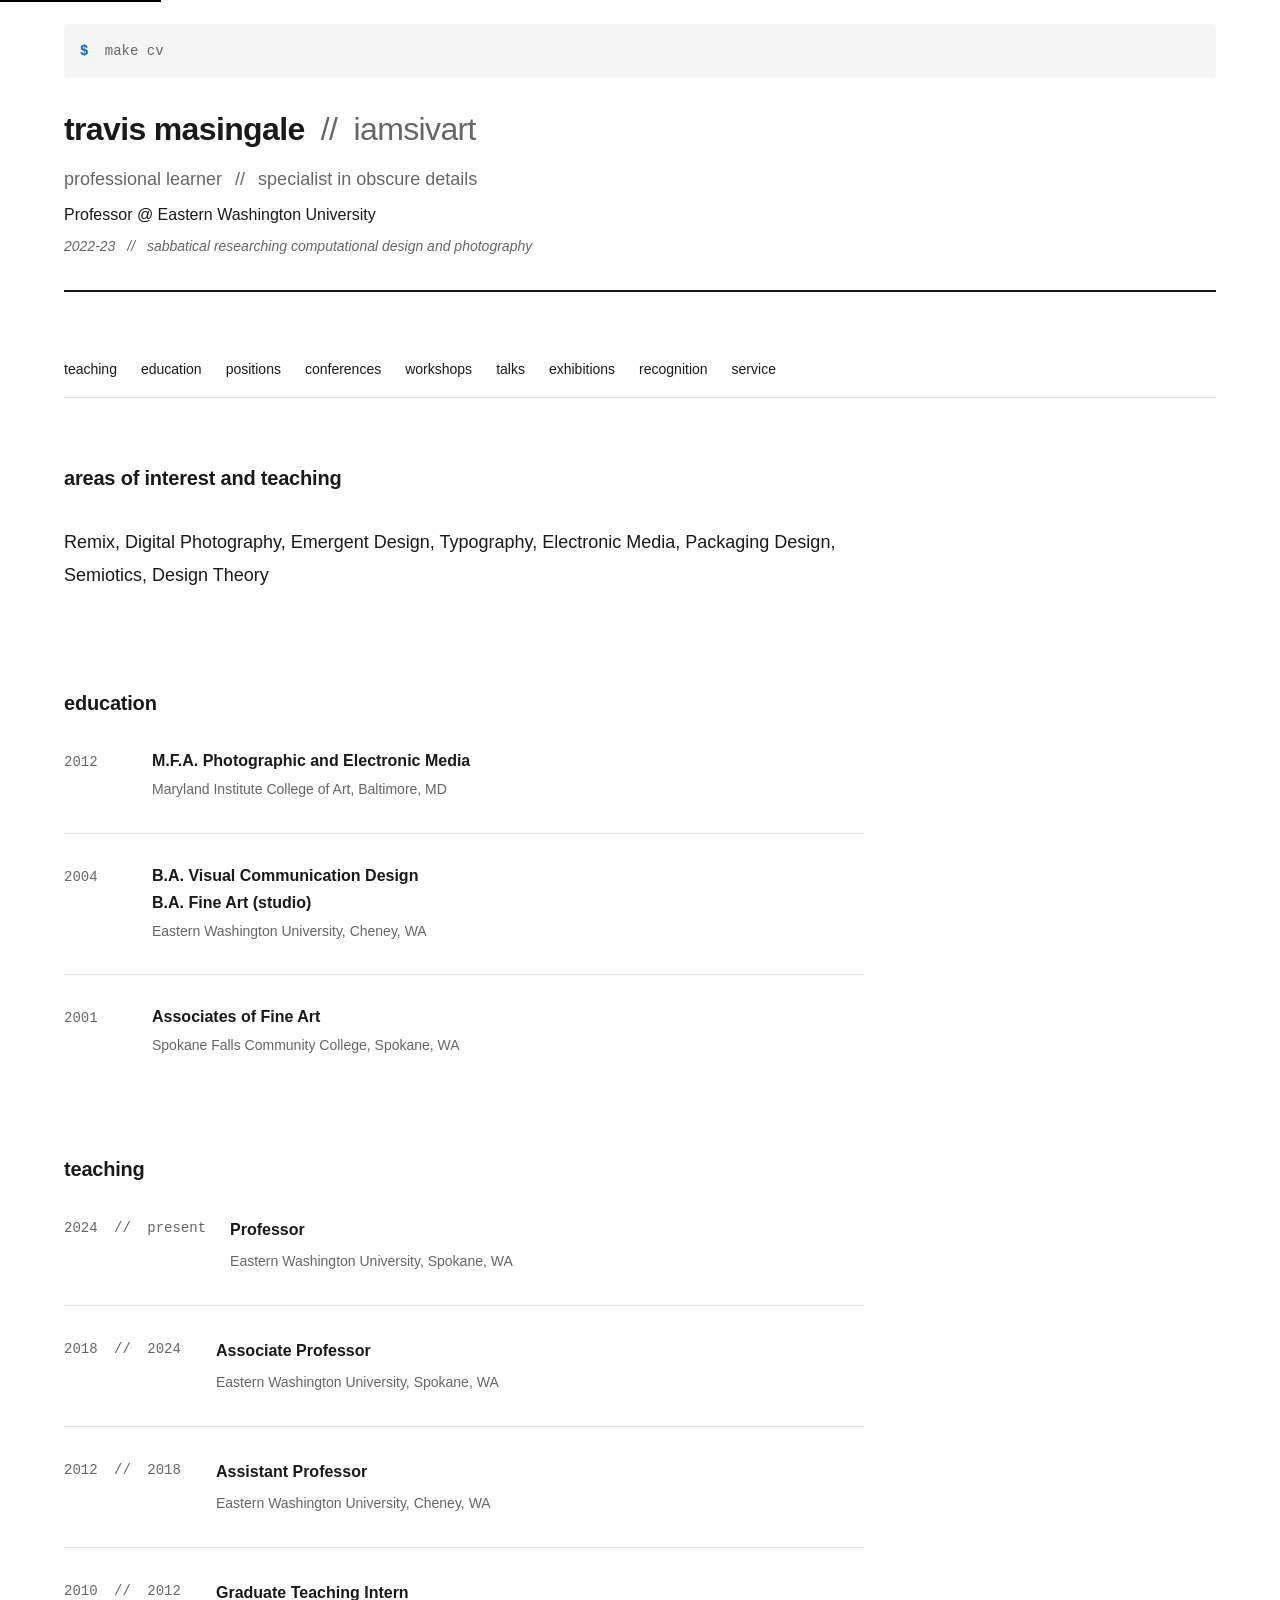
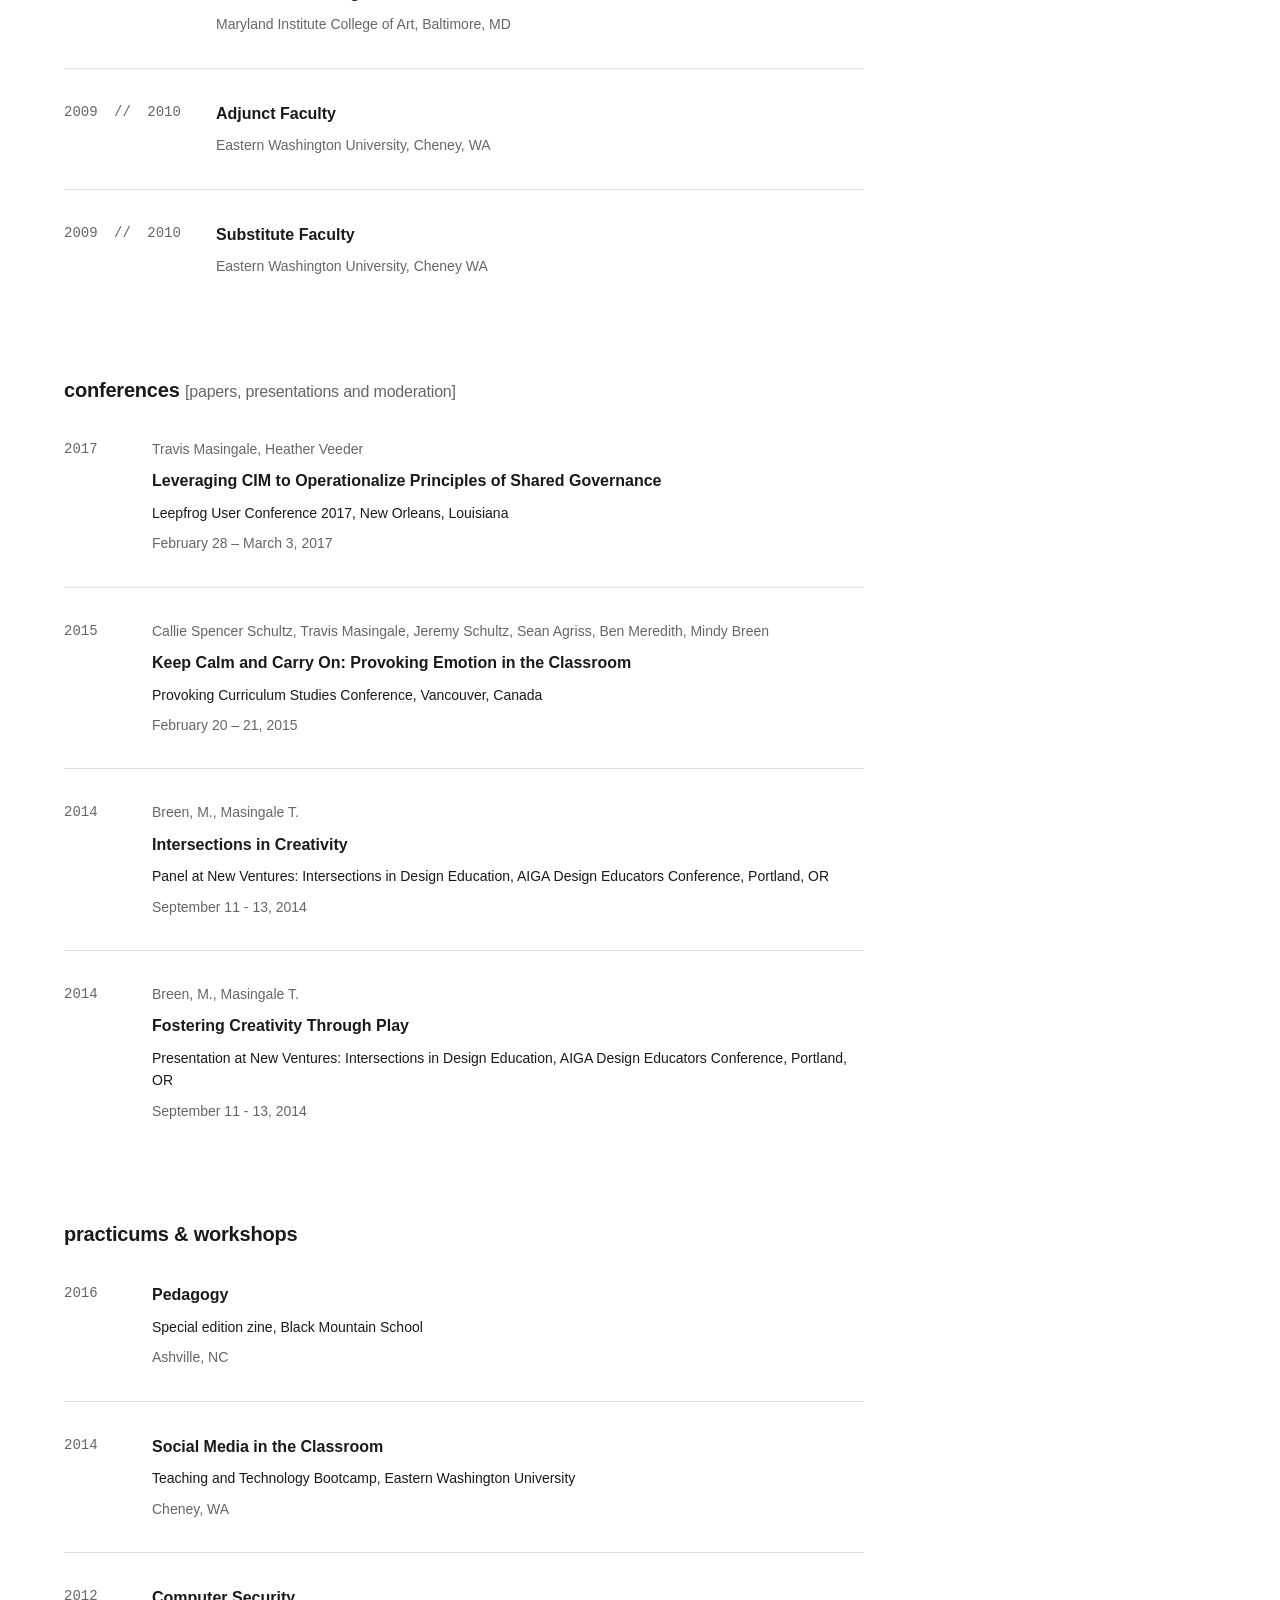
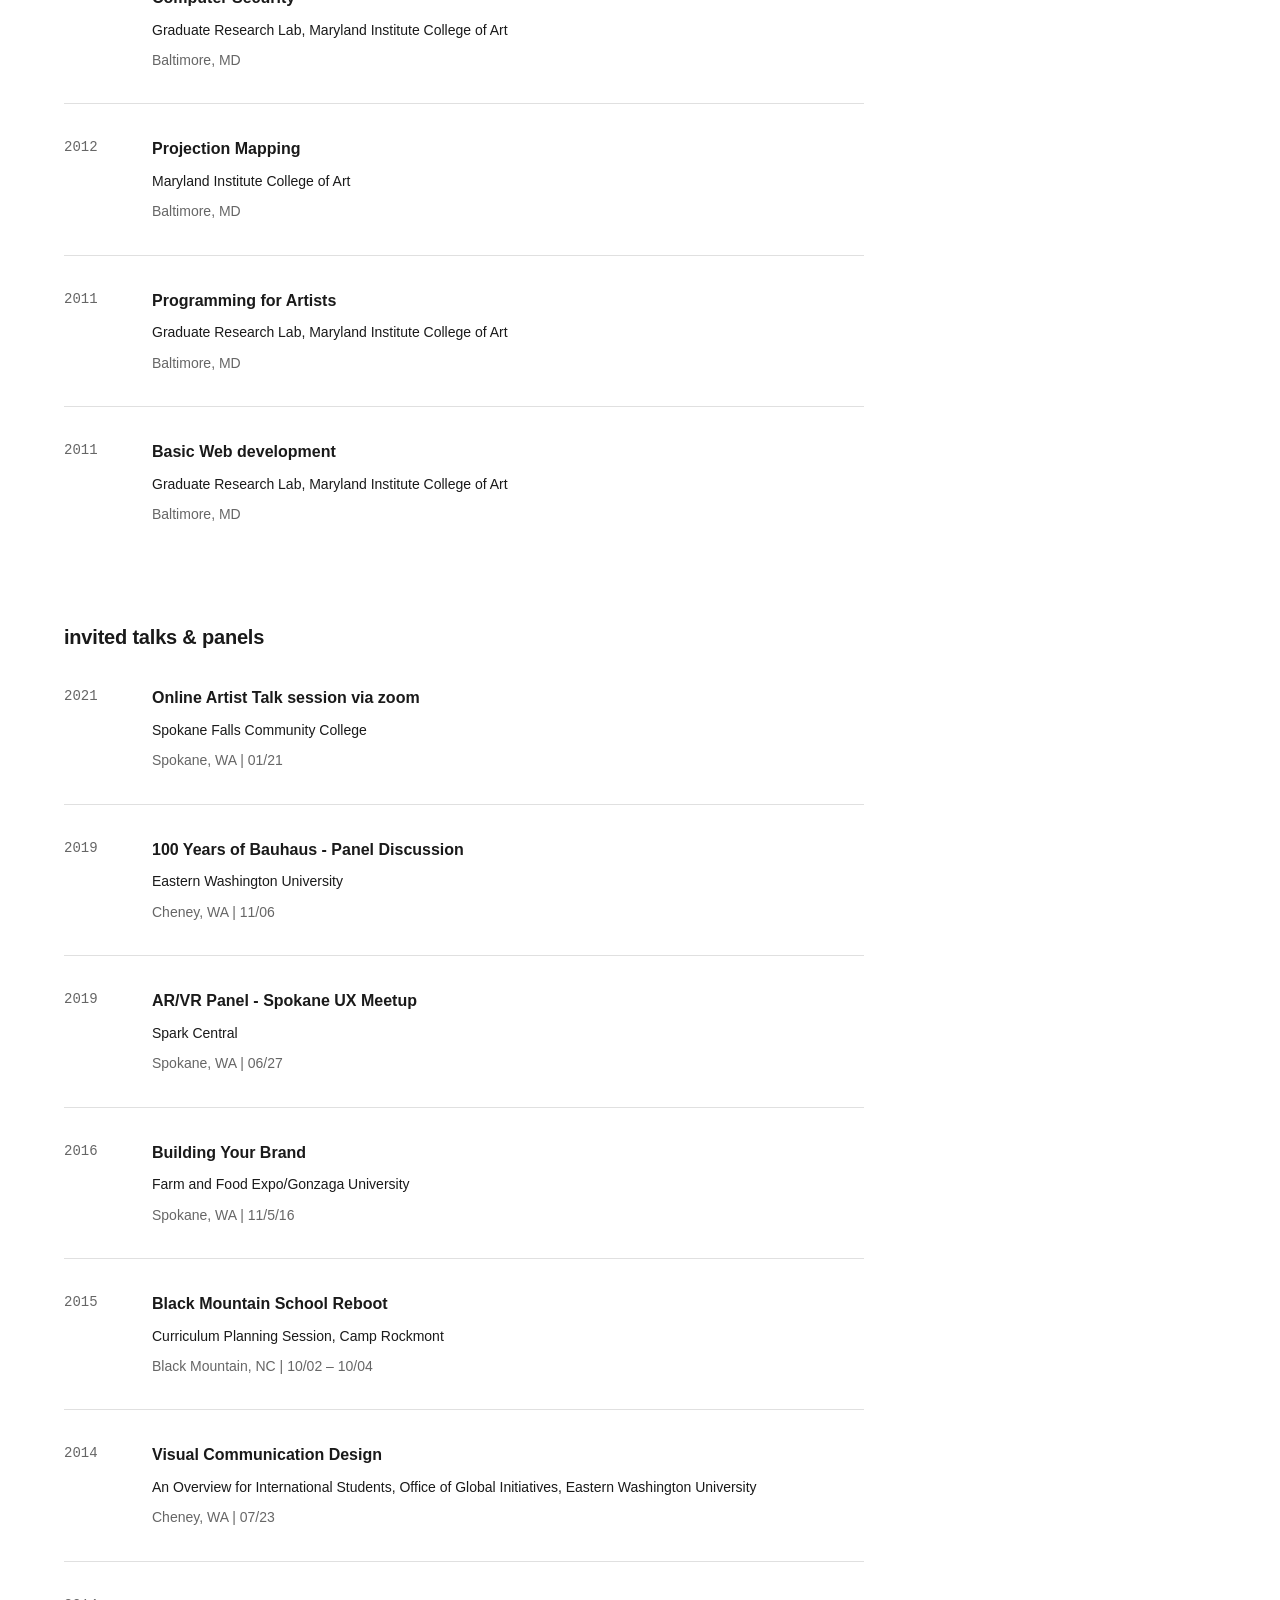
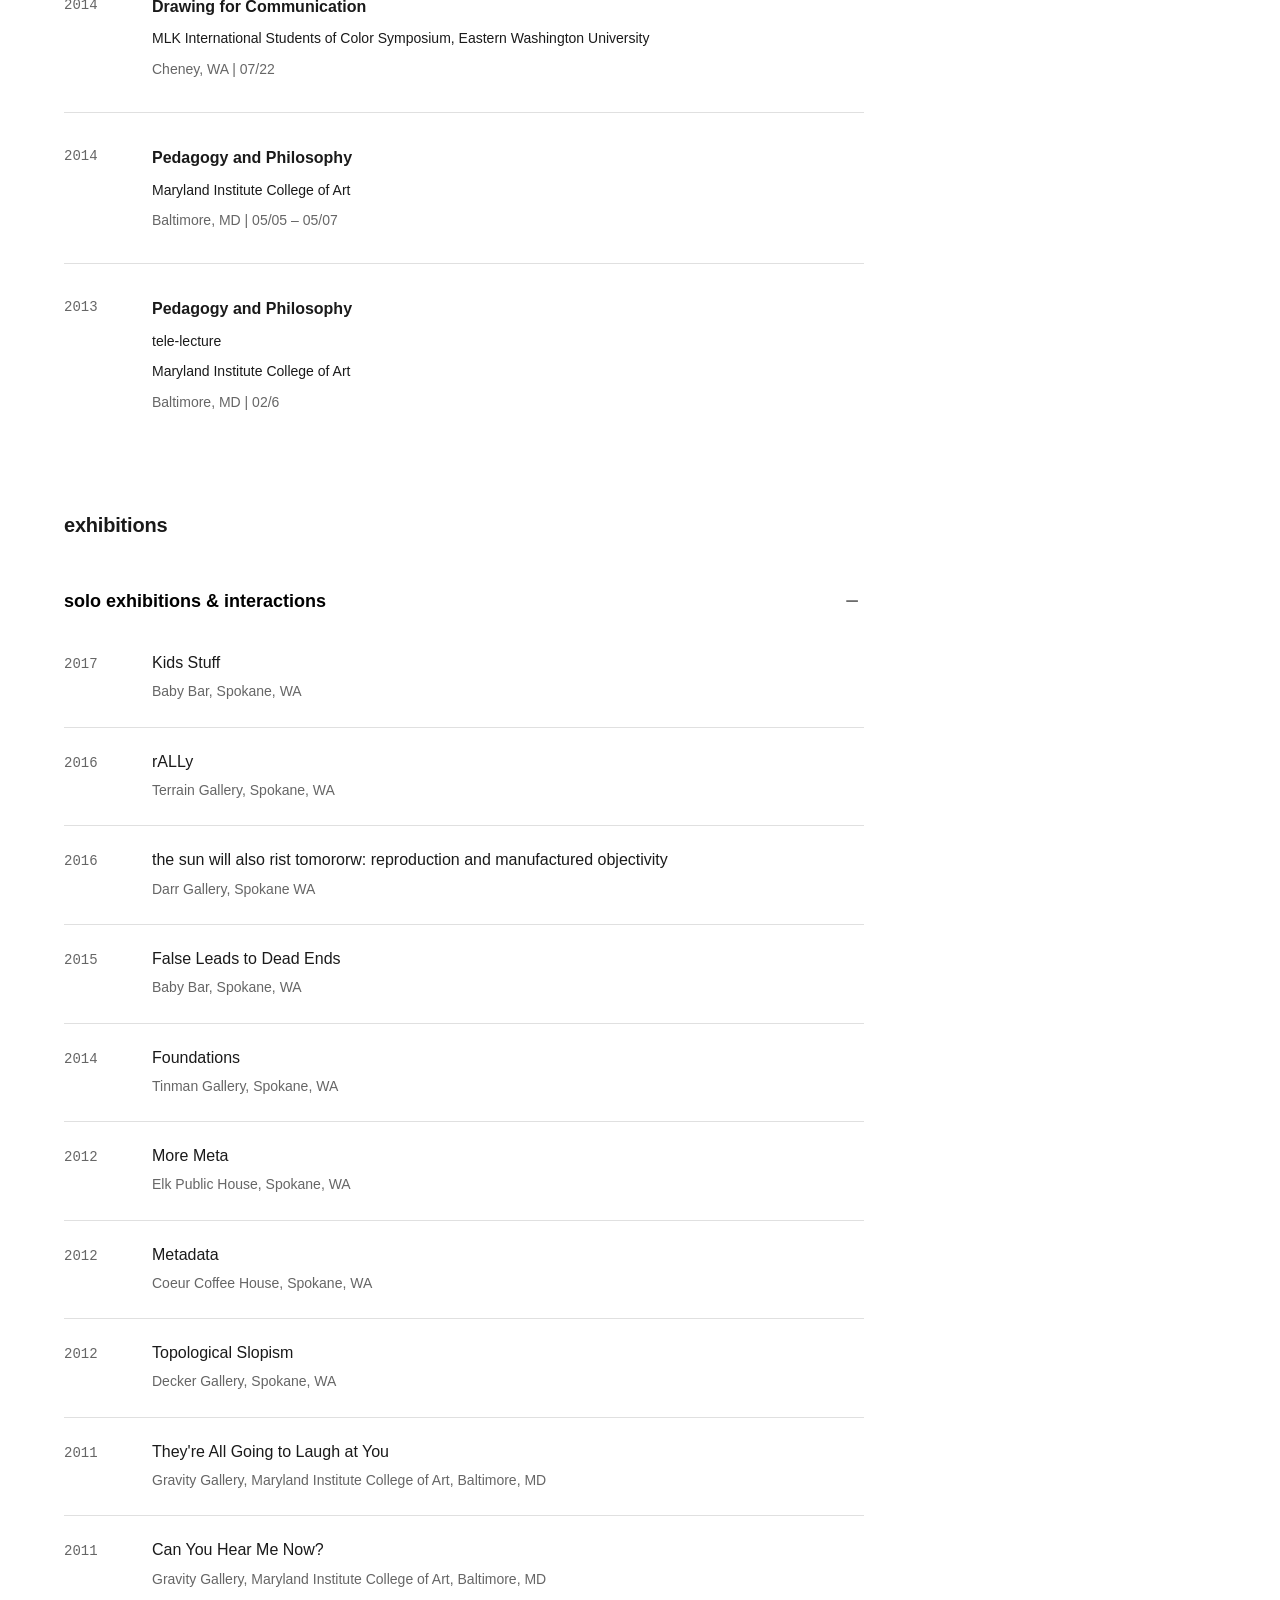
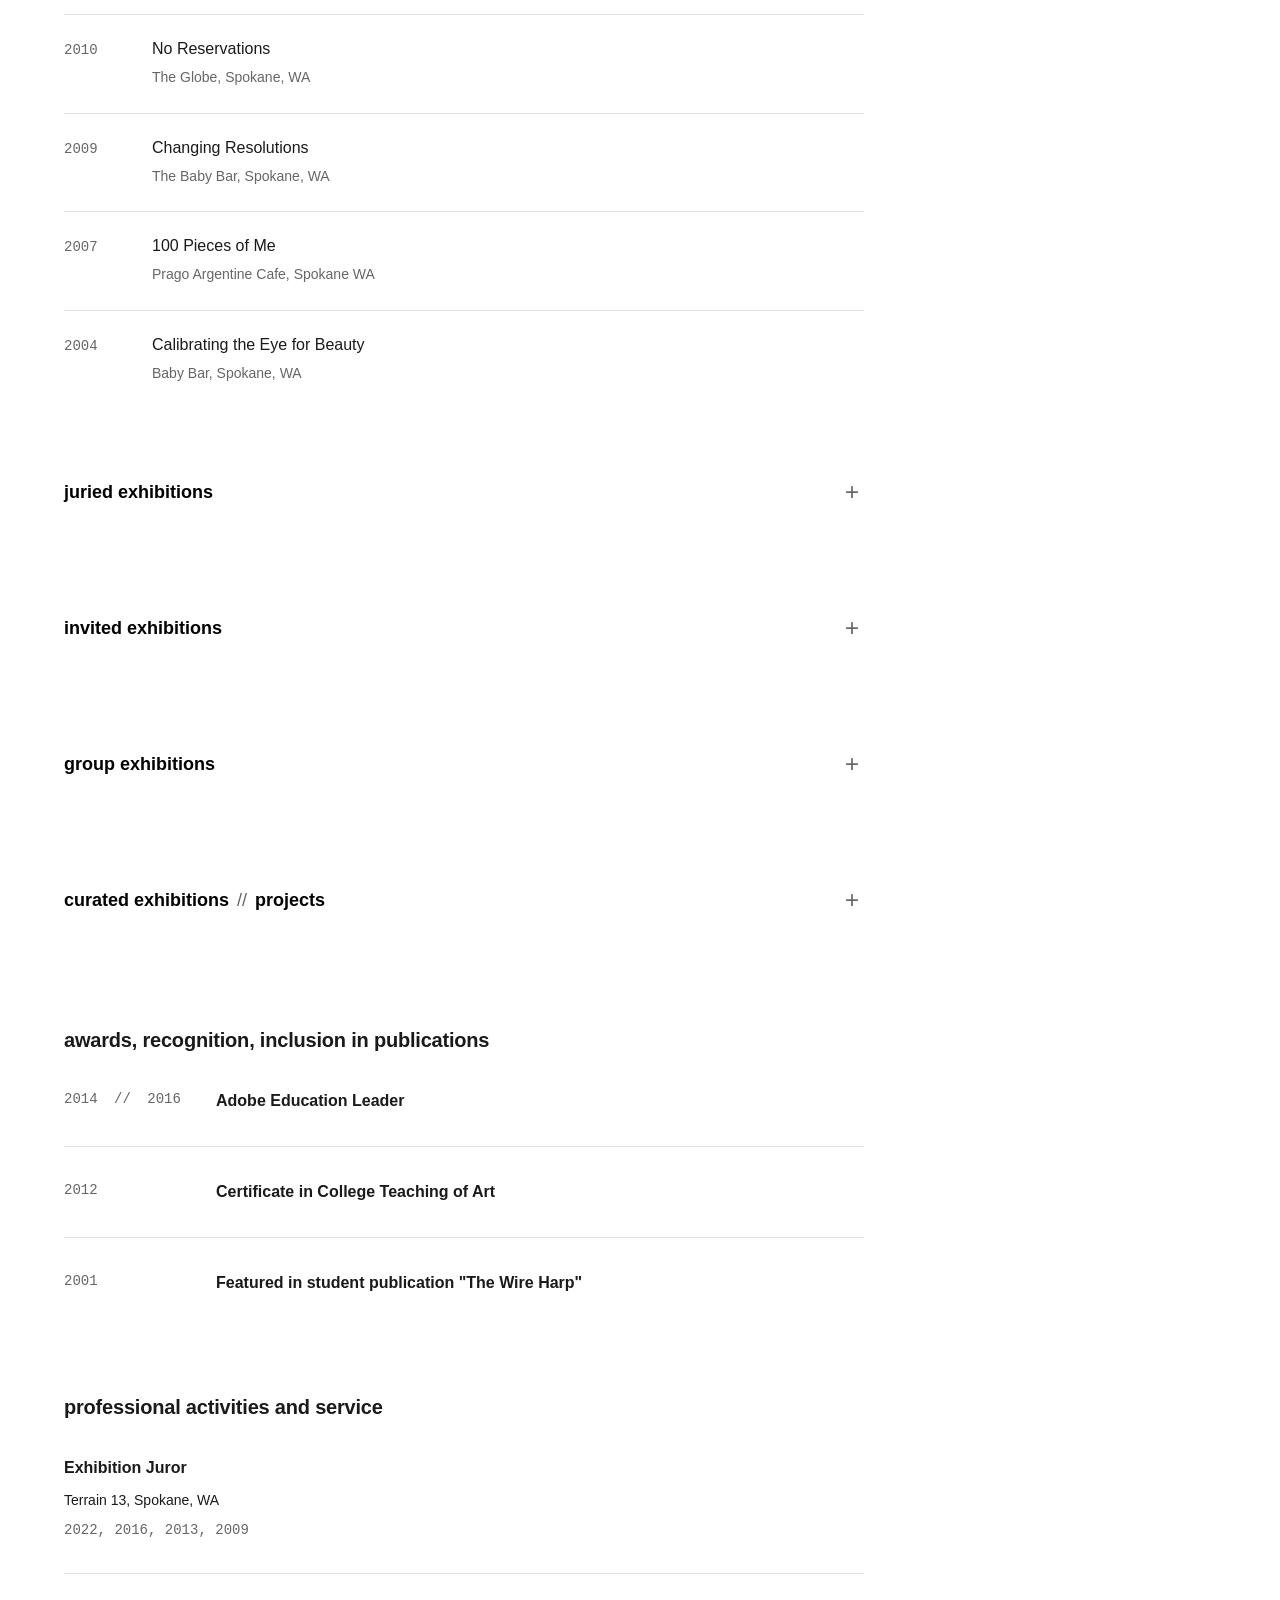
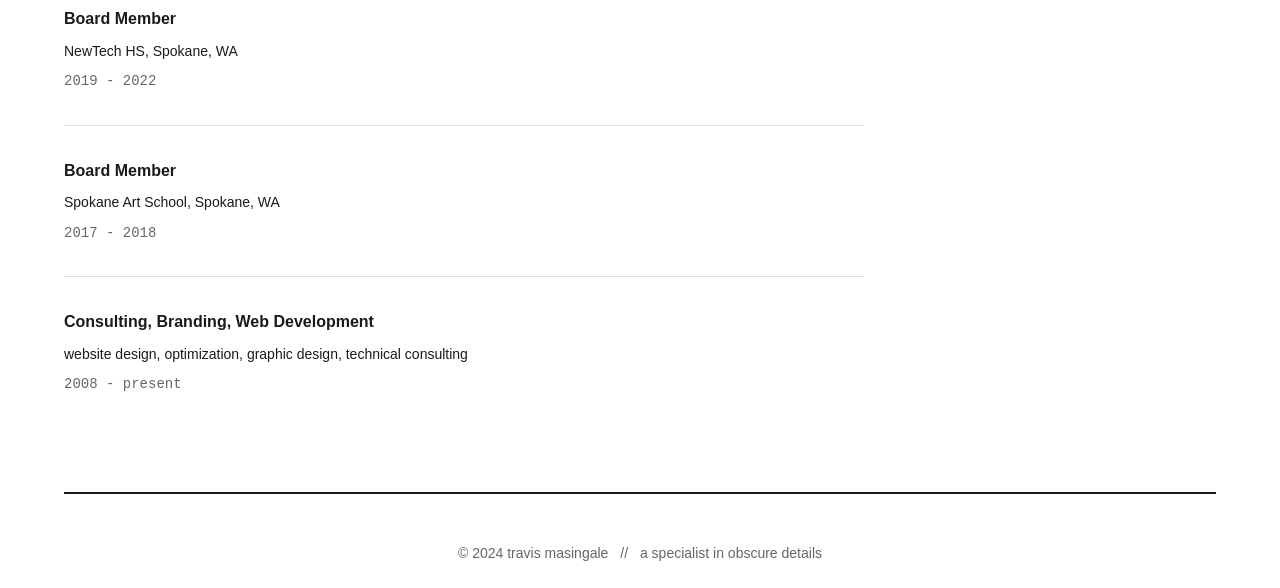
<file: index.html>
<!DOCTYPE html>
<html lang="en">
<head>
    <meta charset="UTF-8">
    <meta name="viewport" content="width=device-width, initial-scale=1.0">
    <meta name="description" content="Travis Masingale - Professor, Designer, Educator specializing in AI + Design, Code + Design, and emergent media at Eastern Washington University">
    <title>Travis Masingale // iamsivart</title>
    <link rel="stylesheet" href="styles.css">
</head>
<body>
    <div class="terminal-command" aria-label="Terminal style command prompt">
        <span class="prompt">$</span> make cv
    </div>

    <header class="site-header">
        <h1 class="site-title">
            travis masingale <span class="slash">//</span> <span class="alt-name">iamsivart</span>
        </h1>
        <p class="tagline">professional learner <span class="slash">//</span> specialist in obscure details</p>
        <p class="current-position">Professor @ Eastern Washington University</p>
        <p class="sabbatical-note">2022-23 <span class="slash">//</span> sabbatical researching computational design and photography</p>
    </header>

    <nav class="main-nav" aria-label="Main navigation">
        <ul>
            <li><a href="#teaching">Teaching</a></li>
            <li><a href="#education">Education</a></li>
            <li><a href="#positions">Positions</a></li>
            <li><a href="#conferences">Conferences</a></li>
            <li><a href="#workshops">Workshops</a></li>
            <li><a href="#talks">Talks</a></li>
            <li><a href="#exhibitions">Exhibitions</a></li>
            <li><a href="#recognition">Recognition</a></li>
            <li><a href="#service">Service</a></li>
        </ul>
    </nav>

    <main class="main-content">

        <section id="teaching" class="cv-section">
            <h2>areas of interest and teaching</h2>
            <div class="content">
                <p class="areas-list">Remix, Digital Photography, Emergent Design, Typography, Electronic Media, Packaging Design, Semiotics, Design Theory</p>
            </div>
        </section>

        <section id="education" class="cv-section">
            <h2>education</h2>
            <div class="content">
                <article class="education-item">
                    <div class="year">2012</div>
                    <div class="details">
                        <h3>M.F.A. Photographic and Electronic Media</h3>
                        <p class="institution">Maryland Institute College of Art, Baltimore, MD</p>
                    </div>
                </article>

                <article class="education-item">
                    <div class="year">2004</div>
                    <div class="details">
                        <h3>B.A. Visual Communication Design</h3>
                        <h3>B.A. Fine Art (studio)</h3>
                        <p class="institution">Eastern Washington University, Cheney, WA</p>
                    </div>
                </article>

                <article class="education-item">
                    <div class="year">2001</div>
                    <div class="details">
                        <h3>Associates of Fine Art</h3>
                        <p class="institution">Spokane Falls Community College, Spokane, WA</p>
                    </div>
                </article>
            </div>
        </section>

        <section id="positions" class="cv-section">
            <h2>teaching</h2>
            <div class="content">
                <article class="position-item">
                    <div class="date-range">2024 <span class="slash">//</span> present</div>
                    <div class="details">
                        <h3>Professor</h3>
                        <p class="institution">Eastern Washington University, Spokane, WA</p>
                    </div>
                </article>

                <article class="position-item">
                    <div class="date-range">2018 <span class="slash">//</span> 2024</div>
                    <div class="details">
                        <h3>Associate Professor</h3>
                        <p class="institution">Eastern Washington University, Spokane, WA</p>
                    </div>
                </article>

                <article class="position-item">
                    <div class="date-range">2012 <span class="slash">//</span> 2018</div>
                    <div class="details">
                        <h3>Assistant Professor</h3>
                        <p class="institution">Eastern Washington University, Cheney, WA</p>
                    </div>
                </article>

                <article class="position-item">
                    <div class="date-range">2010 <span class="slash">//</span> 2012</div>
                    <div class="details">
                        <h3>Graduate Teaching Intern</h3>
                        <p class="institution">Maryland Institute College of Art, Baltimore, MD</p>
                    </div>
                </article>

                <article class="position-item">
                    <div class="date-range">2009 <span class="slash">//</span> 2010</div>
                    <div class="details">
                        <h3>Adjunct Faculty</h3>
                        <p class="institution">Eastern Washington University, Cheney, WA</p>
                    </div>
                </article>

                <article class="position-item">
                    <div class="date-range">2009 <span class="slash">//</span> 2010</div>
                    <div class="details">
                        <h3>Substitute Faculty</h3>
                        <p class="institution">Eastern Washington University, Cheney WA</p>
                    </div>
                </article>
            </div>
        </section>

        <section id="conferences" class="cv-section">
            <h2>conferences <span class="subtitle">[papers, presentations and moderation]</span></h2>
            <div class="content">
                <article class="conference-item">
                    <div class="year">2017</div>
                    <div class="details">
                        <p class="authors">Travis Masingale, Heather Veeder</p>
                        <p class="title">Leveraging CIM to Operationalize Principles of Shared Governance</p>
                        <p class="venue">Leepfrog User Conference 2017, New Orleans, Louisiana</p>
                        <p class="date">February 28 – March 3, 2017</p>
                    </div>
                </article>

                <article class="conference-item">
                    <div class="year">2015</div>
                    <div class="details">
                        <p class="authors">Callie Spencer Schultz, Travis Masingale, Jeremy Schultz, Sean Agriss, Ben Meredith, Mindy Breen</p>
                        <p class="title">Keep Calm and Carry On: Provoking Emotion in the Classroom</p>
                        <p class="venue">Provoking Curriculum Studies Conference, Vancouver, Canada</p>
                        <p class="date">February 20 – 21, 2015</p>
                    </div>
                </article>

                <article class="conference-item">
                    <div class="year">2014</div>
                    <div class="details">
                        <p class="authors">Breen, M., Masingale T.</p>
                        <p class="title">Intersections in Creativity</p>
                        <p class="venue">Panel at New Ventures: Intersections in Design Education, AIGA Design Educators Conference, Portland, OR</p>
                        <p class="date">September 11 - 13, 2014</p>
                    </div>
                </article>

                <article class="conference-item">
                    <div class="year">2014</div>
                    <div class="details">
                        <p class="authors">Breen, M., Masingale T.</p>
                        <p class="title">Fostering Creativity Through Play</p>
                        <p class="venue">Presentation at New Ventures: Intersections in Design Education, AIGA Design Educators Conference, Portland, OR</p>
                        <p class="date">September 11 - 13, 2014</p>
                    </div>
                </article>
            </div>
        </section>

        <section id="workshops" class="cv-section">
            <h2>practicums & workshops</h2>
            <div class="content">
                <article class="workshop-item">
                    <div class="year">2016</div>
                    <div class="details">
                        <h3>Pedagogy</h3>
                        <p class="description">Special edition zine, Black Mountain School</p>
                        <p class="location">Ashville, NC</p>
                    </div>
                </article>

                <article class="workshop-item">
                    <div class="year">2014</div>
                    <div class="details">
                        <h3>Social Media in the Classroom</h3>
                        <p class="description">Teaching and Technology Bootcamp, Eastern Washington University</p>
                        <p class="location">Cheney, WA</p>
                    </div>
                </article>

                <article class="workshop-item">
                    <div class="year">2012</div>
                    <div class="details">
                        <h3>Computer Security</h3>
                        <p class="description">Graduate Research Lab, Maryland Institute College of Art</p>
                        <p class="location">Baltimore, MD</p>
                    </div>
                </article>

                <article class="workshop-item">
                    <div class="year">2012</div>
                    <div class="details">
                        <h3>Projection Mapping</h3>
                        <p class="description">Maryland Institute College of Art</p>
                        <p class="location">Baltimore, MD</p>
                    </div>
                </article>

                <article class="workshop-item">
                    <div class="year">2011</div>
                    <div class="details">
                        <h3>Programming for Artists</h3>
                        <p class="description">Graduate Research Lab, Maryland Institute College of Art</p>
                        <p class="location">Baltimore, MD</p>
                    </div>
                </article>

                <article class="workshop-item">
                    <div class="year">2011</div>
                    <div class="details">
                        <h3>Basic Web development</h3>
                        <p class="description">Graduate Research Lab, Maryland Institute College of Art</p>
                        <p class="location">Baltimore, MD</p>
                    </div>
                </article>
            </div>
        </section>

        <section id="talks" class="cv-section">
            <h2>invited talks & panels</h2>
            <div class="content">
                <article class="talk-item">
                    <div class="year">2021</div>
                    <div class="details">
                        <h3>Online Artist Talk session via zoom</h3>
                        <p class="venue">Spokane Falls Community College</p>
                        <p class="location-date">Spokane, WA | 01/21</p>
                    </div>
                </article>

                <article class="talk-item">
                    <div class="year">2019</div>
                    <div class="details">
                        <h3>100 Years of Bauhaus - Panel Discussion</h3>
                        <p class="venue">Eastern Washington University</p>
                        <p class="location-date">Cheney, WA | 11/06</p>
                    </div>
                </article>

                <article class="talk-item">
                    <div class="year">2019</div>
                    <div class="details">
                        <h3>AR/VR Panel - Spokane UX Meetup</h3>
                        <p class="venue">Spark Central</p>
                        <p class="location-date">Spokane, WA | 06/27</p>
                    </div>
                </article>

                <article class="talk-item">
                    <div class="year">2016</div>
                    <div class="details">
                        <h3>Building Your Brand</h3>
                        <p class="venue">Farm and Food Expo/Gonzaga University</p>
                        <p class="location-date">Spokane, WA | 11/5/16</p>
                    </div>
                </article>

                <article class="talk-item">
                    <div class="year">2015</div>
                    <div class="details">
                        <h3>Black Mountain School Reboot</h3>
                        <p class="description">Curriculum Planning Session, Camp Rockmont</p>
                        <p class="location-date">Black Mountain, NC | 10/02 – 10/04</p>
                    </div>
                </article>

                <article class="talk-item">
                    <div class="year">2014</div>
                    <div class="details">
                        <h3>Visual Communication Design</h3>
                        <p class="description">An Overview for International Students, Office of Global Initiatives, Eastern Washington University</p>
                        <p class="location-date">Cheney, WA | 07/23</p>
                    </div>
                </article>

                <article class="talk-item">
                    <div class="year">2014</div>
                    <div class="details">
                        <h3>Drawing for Communication</h3>
                        <p class="description">MLK International Students of Color Symposium, Eastern Washington University</p>
                        <p class="location-date">Cheney, WA | 07/22</p>
                    </div>
                </article>

                <article class="talk-item">
                    <div class="year">2014</div>
                    <div class="details">
                        <h3>Pedagogy and Philosophy</h3>
                        <p class="venue">Maryland Institute College of Art</p>
                        <p class="location-date">Baltimore, MD | 05/05 – 05/07</p>
                    </div>
                </article>

                <article class="talk-item">
                    <div class="year">2013</div>
                    <div class="details">
                        <h3>Pedagogy and Philosophy</h3>
                        <p class="description">tele-lecture</p>
                        <p class="venue">Maryland Institute College of Art</p>
                        <p class="location-date">Baltimore, MD | 02/6</p>
                    </div>
                </article>
            </div>
        </section>

        <section id="exhibitions" class="cv-section">
            <h2>exhibitions</h2>
            <div class="content">

                <div class="exhibition-category">
                    <button class="category-toggle" aria-expanded="true" aria-controls="solo-exhibitions">
                        <h3>solo exhibitions & interactions</h3>
                        <span class="toggle-icon" aria-hidden="true">−</span>
                    </button>
                    <div id="solo-exhibitions" class="exhibition-list">
                        <article class="exhibition-item">
                            <div class="year">2017</div>
                            <div class="details">
                                <h4>Kids Stuff</h4>
                                <p class="venue">Baby Bar, Spokane, WA</p>
                            </div>
                        </article>

                        <article class="exhibition-item">
                            <div class="year">2016</div>
                            <div class="details">
                                <h4>rALLy</h4>
                                <p class="venue">Terrain Gallery, Spokane, WA</p>
                            </div>
                        </article>

                        <article class="exhibition-item">
                            <div class="year">2016</div>
                            <div class="details">
                                <h4>the sun will also rist tomororw: reproduction and manufactured objectivity</h4>
                                <p class="venue">Darr Gallery, Spokane WA</p>
                            </div>
                        </article>

                        <article class="exhibition-item">
                            <div class="year">2015</div>
                            <div class="details">
                                <h4>False Leads to Dead Ends</h4>
                                <p class="venue">Baby Bar, Spokane, WA</p>
                            </div>
                        </article>

                        <article class="exhibition-item">
                            <div class="year">2014</div>
                            <div class="details">
                                <h4>Foundations</h4>
                                <p class="venue">Tinman Gallery, Spokane, WA</p>
                            </div>
                        </article>

                        <article class="exhibition-item">
                            <div class="year">2012</div>
                            <div class="details">
                                <h4>More Meta</h4>
                                <p class="venue">Elk Public House, Spokane, WA</p>
                            </div>
                        </article>

                        <article class="exhibition-item">
                            <div class="year">2012</div>
                            <div class="details">
                                <h4>Metadata</h4>
                                <p class="venue">Coeur Coffee House, Spokane, WA</p>
                            </div>
                        </article>

                        <article class="exhibition-item">
                            <div class="year">2012</div>
                            <div class="details">
                                <h4>Topological Slopism</h4>
                                <p class="venue">Decker Gallery, Spokane, WA</p>
                            </div>
                        </article>

                        <article class="exhibition-item">
                            <div class="year">2011</div>
                            <div class="details">
                                <h4>They're All Going to Laugh at You</h4>
                                <p class="venue">Gravity Gallery, Maryland Institute College of Art, Baltimore, MD</p>
                            </div>
                        </article>

                        <article class="exhibition-item">
                            <div class="year">2011</div>
                            <div class="details">
                                <h4>Can You Hear Me Now?</h4>
                                <p class="venue">Gravity Gallery, Maryland Institute College of Art, Baltimore, MD</p>
                            </div>
                        </article>

                        <article class="exhibition-item">
                            <div class="year">2010</div>
                            <div class="details">
                                <h4>No Reservations</h4>
                                <p class="venue">The Globe, Spokane, WA</p>
                            </div>
                        </article>

                        <article class="exhibition-item">
                            <div class="year">2009</div>
                            <div class="details">
                                <h4>Changing Resolutions</h4>
                                <p class="venue">The Baby Bar, Spokane, WA</p>
                            </div>
                        </article>

                        <article class="exhibition-item">
                            <div class="year">2007</div>
                            <div class="details">
                                <h4>100 Pieces of Me</h4>
                                <p class="venue">Prago Argentine Cafe, Spokane WA</p>
                            </div>
                        </article>

                        <article class="exhibition-item">
                            <div class="year">2004</div>
                            <div class="details">
                                <h4>Calibrating the Eye for Beauty</h4>
                                <p class="venue">Baby Bar, Spokane, WA</p>
                            </div>
                        </article>
                    </div>
                </div>

                <div class="exhibition-category">
                    <button class="category-toggle" aria-expanded="false" aria-controls="juried-exhibitions">
                        <h3>juried exhibitions</h3>
                        <span class="toggle-icon" aria-hidden="true">+</span>
                    </button>
                    <div id="juried-exhibitions" class="exhibition-list collapsed">
                        <article class="exhibition-item">
                            <div class="year">2019</div>
                            <div class="details">
                                <h4>Terrain 12</h4>
                                <p class="venue">Jenson Bryd Building, Spokane, WA</p>
                            </div>
                        </article>

                        <article class="exhibition-item">
                            <div class="year">2018</div>
                            <div class="details">
                                <h4>Terrain 11</h4>
                                <p class="venue">Jenson Bryd Building, Spokane, WA</p>
                            </div>
                        </article>

                        <article class="exhibition-item">
                            <div class="year">2013</div>
                            <div class="details">
                                <h4>Prime</h4>
                                <p class="venue">Saranac Art Gallery, Spokane, WA</p>
                            </div>
                        </article>

                        <article class="exhibition-item">
                            <div class="year">2013</div>
                            <div class="details">
                                <h4>Phone Ography</h4>
                                <p class="venue">Firehouse Art Center, Longmont, CO</p>
                            </div>
                        </article>

                        <article class="exhibition-item">
                            <div class="year">2012</div>
                            <div class="details">
                                <h4>Ontological Accidents</h4>
                                <p class="venue">Student Space Gallery, Maryland Institute College of Art, Baltimore, MD</p>
                            </div>
                        </article>

                        <article class="exhibition-item">
                            <div class="year">2008</div>
                            <div class="details">
                                <h4>Terrain 2008</h4>
                                <p class="venue">Terrain, Spokane, WA</p>
                            </div>
                        </article>
                    </div>
                </div>

                <div class="exhibition-category">
                    <button class="category-toggle" aria-expanded="false" aria-controls="invited-exhibitions">
                        <h3>invited exhibitions</h3>
                        <span class="toggle-icon" aria-hidden="true">+</span>
                    </button>
                    <div id="invited-exhibitions" class="exhibition-list collapsed">
                        <article class="exhibition-item">
                            <div class="year">2022</div>
                            <div class="details">
                                <h4>Terran Gallery Art Auction</h4>
                                <p class="venue">Terrain Gallery, Spokane, WA</p>
                            </div>
                        </article>

                        <article class="exhibition-item">
                            <div class="year">2021</div>
                            <div class="details">
                                <h4>Terran Gallery Art Auction</h4>
                                <p class="venue">Terrain Gallery, Spokane, WA</p>
                            </div>
                        </article>

                        <article class="exhibition-item">
                            <div class="year">2021</div>
                            <div class="details">
                                <h4>Return</h4>
                                <p class="venue">SFCC Fine Art Gallery, Spokane, WA</p>
                            </div>
                        </article>

                        <article class="exhibition-item">
                            <div class="year">2020</div>
                            <div class="details">
                                <h4>Art in the Time of Quarantine</h4>
                                <p class="venue">Terrain Gallery, Spokane, WA</p>
                            </div>
                        </article>

                        <article class="exhibition-item">
                            <div class="year">2019</div>
                            <div class="details">
                                <h4>Monster Drawing Rally</h4>
                                <p class="venue">Spokane, WA</p>
                            </div>
                        </article>

                        <article class="exhibition-item">
                            <div class="year">2019</div>
                            <div class="details">
                                <h4>Text and Response</h4>
                                <p class="venue">Saranac Art Projects, Spokane, WA</p>
                            </div>
                        </article>

                        <article class="exhibition-item">
                            <div class="year">2012</div>
                            <div class="details">
                                <h4>The Strip Show 10x10</h4>
                                <p class="venue">SFCC Fine Art Gallery, Spokane, WA</p>
                            </div>
                        </article>

                        <article class="exhibition-item">
                            <div class="year">2009</div>
                            <div class="details">
                                <h4>Intoxicated Dreams of Youth Year Three</h4>
                                <p class="venue">Spokane, WA</p>
                            </div>
                        </article>
                    </div>
                </div>

                <div class="exhibition-category">
                    <button class="category-toggle" aria-expanded="false" aria-controls="group-exhibitions">
                        <h3>group exhibitions</h3>
                        <span class="toggle-icon" aria-hidden="true">+</span>
                    </button>
                    <div id="group-exhibitions" class="exhibition-list collapsed">
                        <article class="exhibition-item">
                            <div class="year">2016</div>
                            <div class="details">
                                <h4>Faculty Art Exhibition</h4>
                                <p class="venue">EWU Gallery, Spokane, WA</p>
                            </div>
                        </article>

                        <article class="exhibition-item">
                            <div class="year">2016</div>
                            <div class="details">
                                <h4>Drawn to the Wall VI</h4>
                                <p class="venue">Jundt Museum, Gonzaga University, Spokane, WA</p>
                            </div>
                        </article>

                        <article class="exhibition-item">
                            <div class="year">2016</div>
                            <div class="details">
                                <h4>Black Mountain School Print Show</h4>
                                <p class="venue">Black Off Biltmore, Ashville, NC</p>
                            </div>
                        </article>

                        <article class="exhibition-item">
                            <div class="year">2016</div>
                            <div class="details">
                                <h4>Spare Time</h4>
                                <p class="venue">Student Space Gallery, Cheney, WA</p>
                                <p class="note">EWU Faculty Exhibition</p>
                            </div>
                        </article>

                        <article class="exhibition-item">
                            <div class="year">2014</div>
                            <div class="details">
                                <h4>Halftone</h4>
                                <p class="venue">Luxe Ballroom, Spokane, WA</p>
                            </div>
                        </article>

                        <article class="exhibition-item">
                            <div class="year">2013</div>
                            <div class="details">
                                <h4>Faculty Art Exhibition</h4>
                                <p class="venue">EWU Gallery, Spokane, WA</p>
                            </div>
                        </article>

                        <article class="exhibition-item">
                            <div class="year">2012</div>
                            <div class="details">
                                <h4>MFA Candidate Show</h4>
                                <p class="venue">Maryland Institute College of Art, Baltimore, MD</p>
                            </div>
                        </article>

                        <article class="exhibition-item">
                            <div class="year">2011</div>
                            <div class="details">
                                <h4>PEM Fall Show</h4>
                                <p class="venue">Maryland Institute College of Art, Baltimore, MD</p>
                            </div>
                        </article>

                        <article class="exhibition-item">
                            <div class="year">2011</div>
                            <div class="details">
                                <h4>Suggested Upgrades</h4>
                                <p class="venue">City Arts Gallery, Baltimore, MD</p>
                            </div>
                        </article>

                        <article class="exhibition-item">
                            <div class="year">2010</div>
                            <div class="details">
                                <h4>PEM Fall Show</h4>
                                <p class="venue">Maryland Institute College of Art, Baltimore, MD</p>
                            </div>
                        </article>

                        <article class="exhibition-item">
                            <div class="year">2009</div>
                            <div class="details">
                                <h4>Group Show</h4>
                                <p class="venue">Baby Bar, Spokane, WA</p>
                            </div>
                        </article>

                        <article class="exhibition-item">
                            <div class="year">2008</div>
                            <div class="details">
                                <h4>Devolve</h4>
                                <p class="venue">Far West Billiards, Spokane, WA</p>
                            </div>
                        </article>

                        <article class="exhibition-item">
                            <div class="year">2006</div>
                            <div class="details">
                                <h4>Group Exhibition</h4>
                                <p class="venue">The Spread, Spokane WA</p>
                            </div>
                        </article>

                        <article class="exhibition-item">
                            <div class="year">2004</div>
                            <div class="details">
                                <h4>17 Beginnings</h4>
                                <p class="venue">Brewster Hall, Cheney, WA</p>
                                <p class="note">Capstone Exhibition</p>
                            </div>
                        </article>

                        <article class="exhibition-item">
                            <div class="year">2001</div>
                            <div class="details">
                                <h4>Group Exhibition</h4>
                                <p class="venue">Crawford Gallery, Deer Park, WA</p>
                            </div>
                        </article>
                    </div>
                </div>

                <div class="exhibition-category">
                    <button class="category-toggle" aria-expanded="false" aria-controls="curated-exhibitions">
                        <h3>curated exhibitions<span class="slash">//</span>projects</h3>
                        <span class="toggle-icon" aria-hidden="true">+</span>
                    </button>
                    <div id="curated-exhibitions" class="exhibition-list collapsed">
                        <article class="exhibition-item">
                            <div class="year">2017</div>
                            <div class="details">
                                <h4>Monster Drawing Rally</h4>
                                <p class="venue">Spokane, WA</p>
                            </div>
                        </article>

                        <article class="exhibition-item">
                            <div class="year">2015</div>
                            <div class="details">
                                <h4>Small Towns</h4>
                                <p class="venue">Student Space Gallery, Cheney, WA</p>
                            </div>
                        </article>

                        <article class="exhibition-item">
                            <div class="year">2015</div>
                            <div class="details">
                                <h4>Small Towns</h4>
                                <p class="venue">Tinman Gallery, Spokane, WA</p>
                            </div>
                        </article>

                        <article class="exhibition-item">
                            <div class="year">2008</div>
                            <div class="details">
                                <h4>Intoxicated Dreams of Youth, year 2</h4>
                                <p class="venue">Spokane, WA</p>
                            </div>
                        </article>

                        <article class="exhibition-item">
                            <div class="year">2007</div>
                            <div class="details">
                                <h4>Intoxicated Dreams of Youth</h4>
                                <p class="venue">Spokane, WA</p>
                            </div>
                        </article>
                    </div>
                </div>

            </div>
        </section>

        <section id="recognition" class="cv-section">
            <h2>awards, recognition, inclusion in publications</h2>
            <div class="content">
                <article class="recognition-item">
                    <div class="year">2014 <span class="slash">//</span> 2016</div>
                    <div class="details">
                        <h3>Adobe Education Leader</h3>
                    </div>
                </article>

                <article class="recognition-item">
                    <div class="year">2012</div>
                    <div class="details">
                        <h3>Certificate in College Teaching of Art</h3>
                    </div>
                </article>

                <article class="recognition-item">
                    <div class="year">2001</div>
                    <div class="details">
                        <h3>Featured in student publication "The Wire Harp"</h3>
                    </div>
                </article>
            </div>
        </section>

        <section id="service" class="cv-section">
            <h2>professional activities and service</h2>
            <div class="content">
                <article class="service-item">
                    <div class="details">
                        <h3>Exhibition Juror</h3>
                        <p class="description">Terrain 13, Spokane, WA</p>
                        <p class="years">2022, 2016, 2013, 2009</p>
                    </div>
                </article>

                <article class="service-item">
                    <div class="details">
                        <h3>Board Member</h3>
                        <p class="description">NewTech HS, Spokane, WA</p>
                        <p class="years">2019 - 2022</p>
                    </div>
                </article>

                <article class="service-item">
                    <div class="details">
                        <h3>Board Member</h3>
                        <p class="description">Spokane Art School, Spokane, WA</p>
                        <p class="years">2017 - 2018</p>
                    </div>
                </article>

                <article class="service-item">
                    <div class="details">
                        <h3>Consulting, Branding, Web Development</h3>
                        <p class="description">website design, optimization, graphic design, technical consulting</p>
                        <p class="years">2008 - present</p>
                    </div>
                </article>
            </div>
        </section>

    </main>

    <footer class="site-footer">
        <p>&copy; 2024 travis masingale <span class="slash">//</span> a specialist in obscure details</p>
    </footer>

    <script src="script.js"></script>
</body>
</html>
</file>
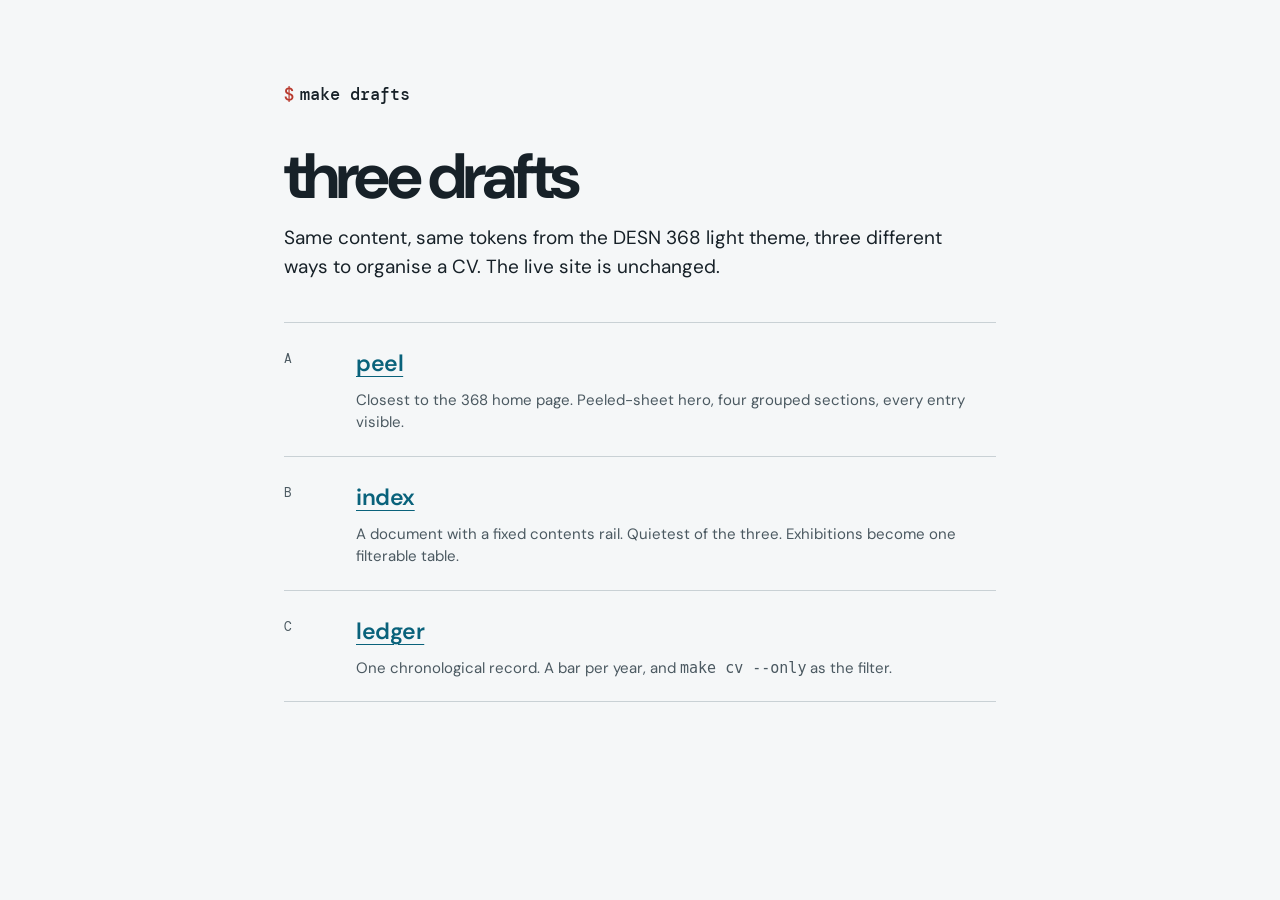
<file: drafts/index.html>
<!doctype html>
<html lang="en">
<head>
<meta charset="utf-8">
<meta name="viewport" content="width=device-width, initial-scale=1">
<meta name="robots" content="noindex">
<title>travis masingale // iamsivart (draft index)</title>
<meta name="description" content="Travis Masingale. Professor at Eastern Washington University. CV: teaching, talks, exhibitions and service.">
<link rel="preconnect" href="https://fonts.googleapis.com">
<link rel="preconnect" href="https://fonts.gstatic.com" crossorigin>
<link href="https://fonts.googleapis.com/css2?family=DM+Sans:wght@400;500;600;700;800&family=DM+Mono:wght@400;500&display=swap" rel="stylesheet">
<style>
/* Tokens lifted from the DESN 368 light theme (fall2026.css) */
:root {
  --ink: #172128;
  --paper: #f5f7f8;
  --brick: #b8392d;
  --blue: #09627b;
  --line: #c9d1d5;
  --sun: #efc55b;
  --muted: #4b5961;
  --shade: #d0dadf;
  --panel: #1d2e36;
  --sans: 'DM Sans', system-ui, -apple-system, 'Segoe UI', sans-serif;
  --mono: 'DM Mono', ui-monospace, 'SF Mono', Menlo, Consolas, monospace;
}
*, *::before, *::after { box-sizing: border-box; }
html { scroll-behavior: smooth; -webkit-text-size-adjust: 100%; }
body { margin: 0; background: var(--paper); color: var(--ink); font: 17px/1.65 var(--sans); -webkit-font-smoothing: antialiased; }
h1, h2, h3, p, ul, ol, table { margin: 0; }
ul, ol { padding: 0; list-style: none; }
h1, h2, h3 { line-height: 1.12; letter-spacing: -.035em; text-transform: lowercase; }
a { color: var(--blue); text-underline-offset: .2em; text-decoration-thickness: 1px; }
a:hover { color: var(--brick); }
:focus-visible { outline: 3px solid #0756d4; outline-offset: 4px; }
.sl { font-family: var(--mono); font-weight: 400; letter-spacing: 0; color: var(--brick); }
.y .sl, .d .sl, .m .sl { color: inherit; }
.nw { white-space: nowrap; }
.vh { position: absolute; width: 1px; height: 1px; overflow: hidden; clip-path: inset(50%); white-space: nowrap; }
.wordmark { display: inline-block; padding: 14px 0; }
.skip { position: absolute; top: -80px; left: 20px; z-index: 20; padding: 12px; background: #fff; color: var(--ink); }
.skip:focus { top: 12px; }
.button { display: inline-flex; align-items: center; justify-content: center; min-height: 48px; padding: 12px 21px; border: 2px solid var(--ink); border-radius: 3px; background: var(--ink); color: #fff; font: 600 16px/1.2 var(--sans); text-decoration: none; cursor: pointer; }
.button:hover { background: var(--brick); border-color: var(--brick); color: #fff; }
.button.secondary { background: transparent; color: var(--ink); }
.button.secondary:hover { color: #fff; }
.y { font: 13px/1.9 var(--mono); color: var(--muted); white-space: nowrap; }
.t { font-weight: 600; font-size: 18px; line-height: 1.35; }
.d { font-size: 15px; line-height: 1.5; color: var(--muted); }
.m { font-size: 14px; line-height: 1.5; color: var(--muted); }
@media (prefers-reduced-motion: reduce) { html { scroll-behavior: auto; } }
@media print {
  body { background: #fff; font-size: 10.5pt; }
  .no-print { display: none !important; }
  a { color: inherit; text-decoration: none; }
  li, tr { break-inside: avoid; }
  h2, h3 { break-after: avoid; }
  .t { font-size: 10.5pt; }
  .d, .m { font-size: 9pt; }
  .y, .tag { font-size: 8pt; line-height: 1.8; }
}
main { max-width: 760px; margin: 0 auto; padding: 72px 24px; }
.wordmark { font: 500 17px/1 var(--mono); }
.wordmark span { color: var(--brick); margin-right: 6px; }
h1 { margin: 28px 0 14px; font-size: clamp(40px, 6vw, 64px); letter-spacing: -.06em; line-height: 1; }
.intro { max-width: 52ch; font-size: 19px; line-height: 1.55; }
ol { margin-top: 40px; border-top: 1px solid var(--line); }
li { display: grid; grid-template-columns: 56px 1fr; gap: 16px; padding: 22px 0; border-bottom: 1px solid var(--line); }
li > span { font: 13px/2.2 var(--mono); color: var(--muted); }
li a { font-size: 23px; font-weight: 600; letter-spacing: -.02em; }
li p { margin-top: 6px; font-size: 15px; line-height: 1.5; color: var(--muted); }
</style>
</head>
<body>
<main>
  <p class="wordmark"><span>$</span>make drafts</p>
  <h1>three drafts</h1>
  <p class="intro">Same content, same tokens from the DESN 368 light theme, three different ways to organise a CV. The live site is unchanged.</p>
  <ol>
    <li><span>A</span><div><a href="a-peel.html">peel</a><p>Closest to the 368 home page. Peeled-sheet hero, four grouped sections, every entry visible.</p></div></li>
    <li><span>B</span><div><a href="b-index.html">index</a><p>A document with a fixed contents rail. Quietest of the three. Exhibitions become one filterable table.</p></div></li>
    <li><span>C</span><div><a href="c-ledger.html">ledger</a><p>One chronological record. A bar per year, and <code>make cv --only</code> as the filter.</p></div></li>
  </ol>
</main>
</body>
</html>
</file>
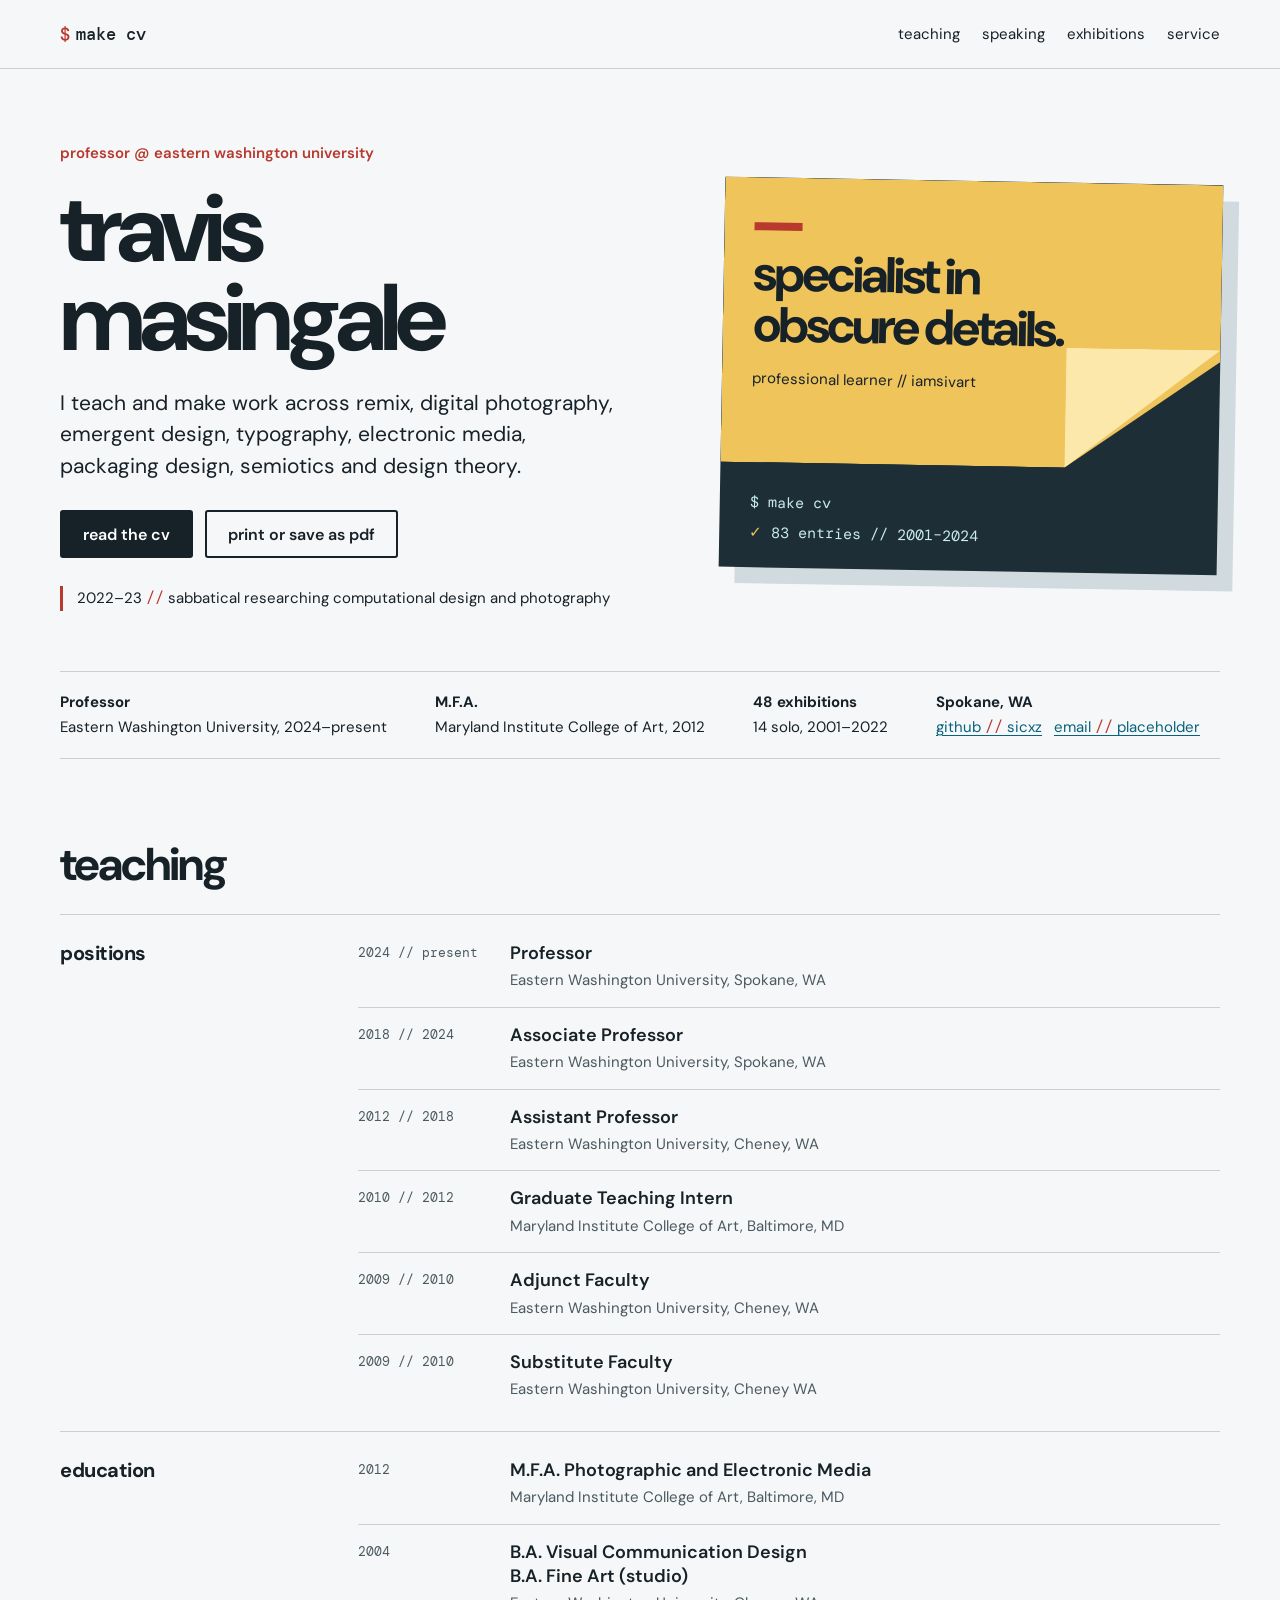
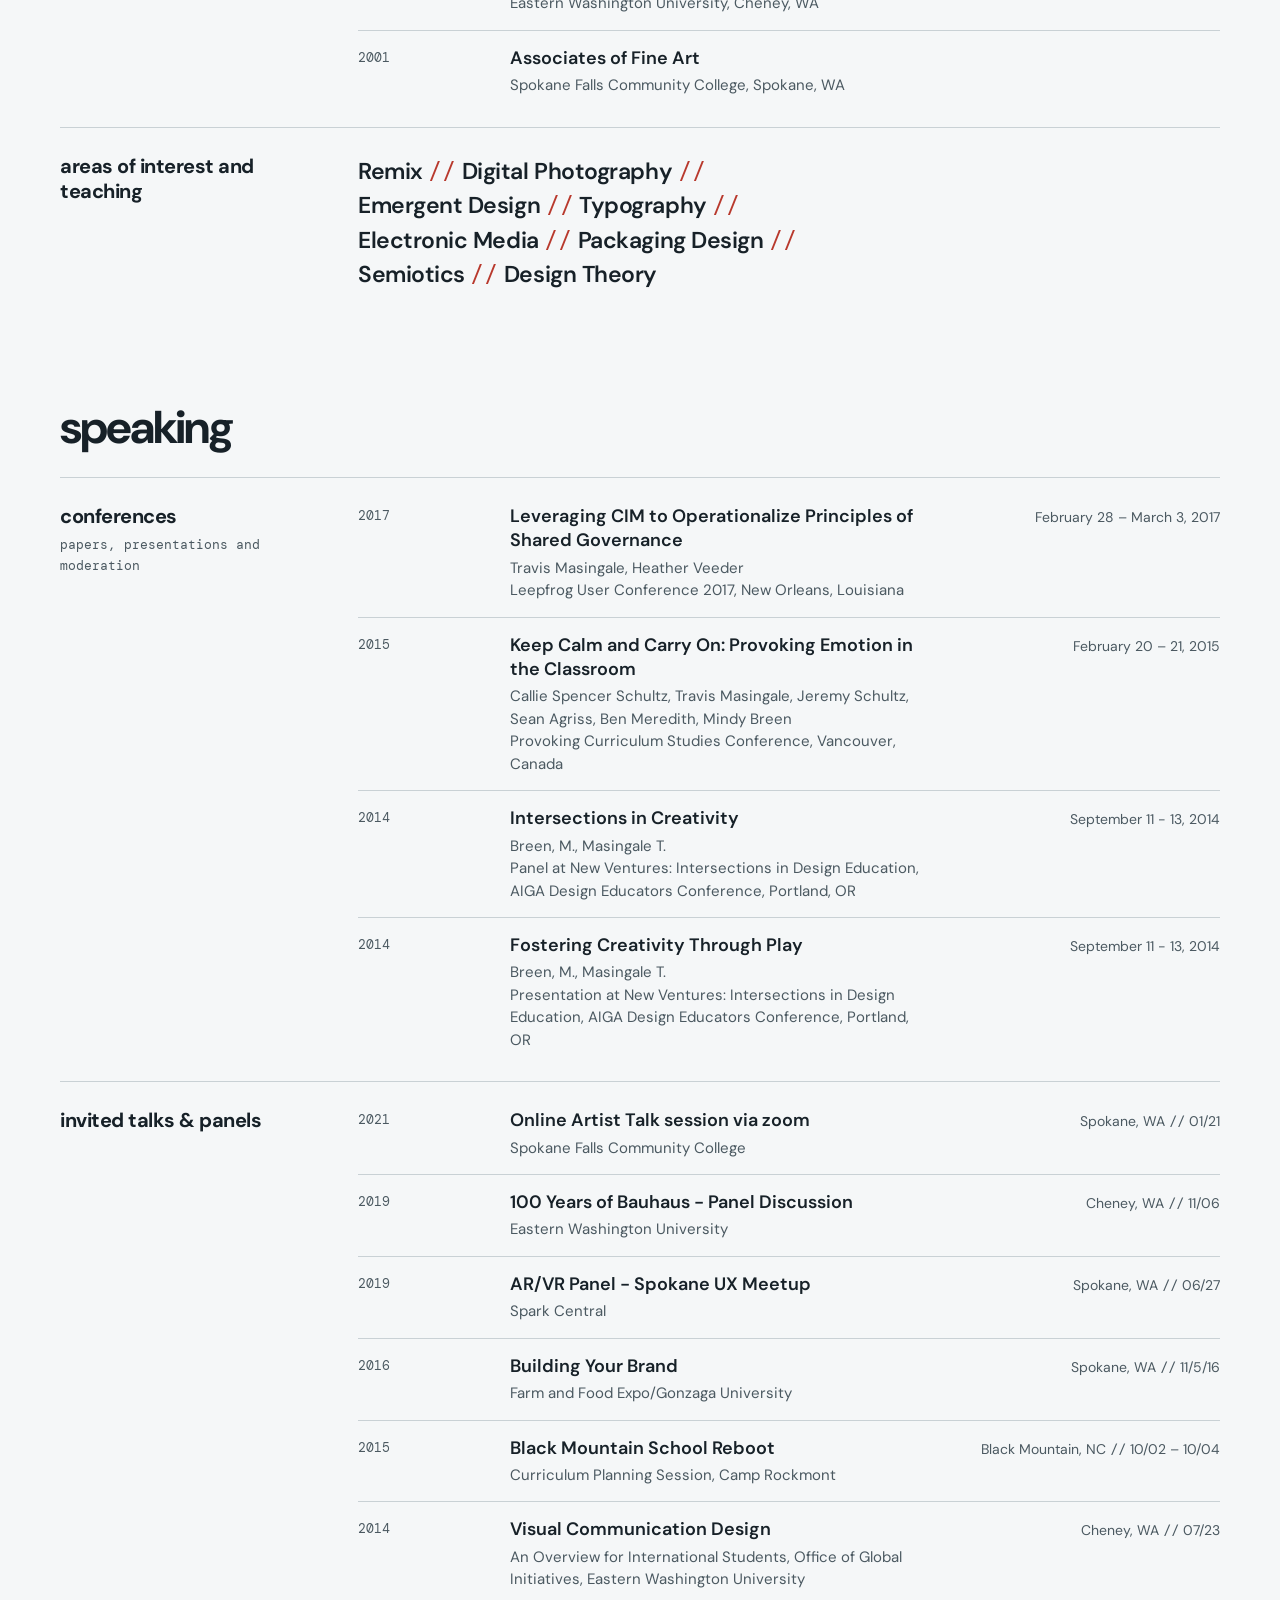
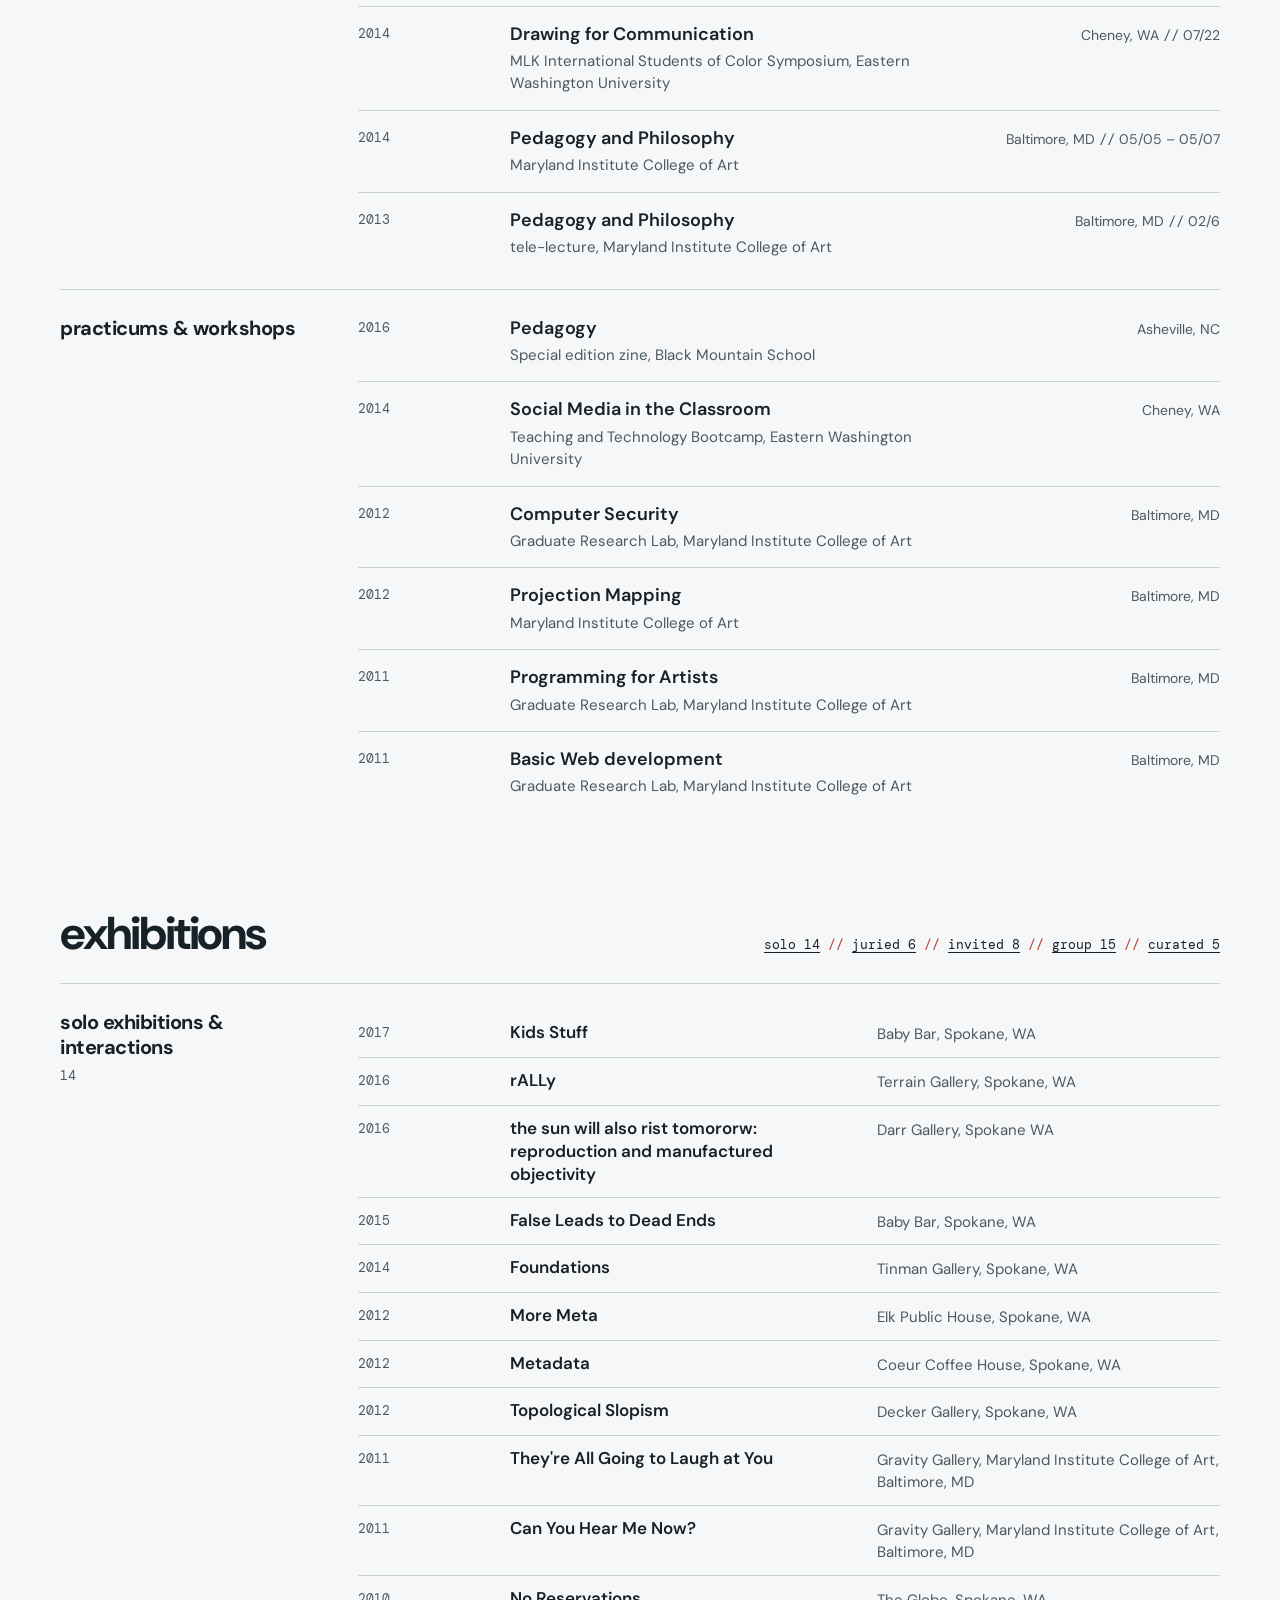
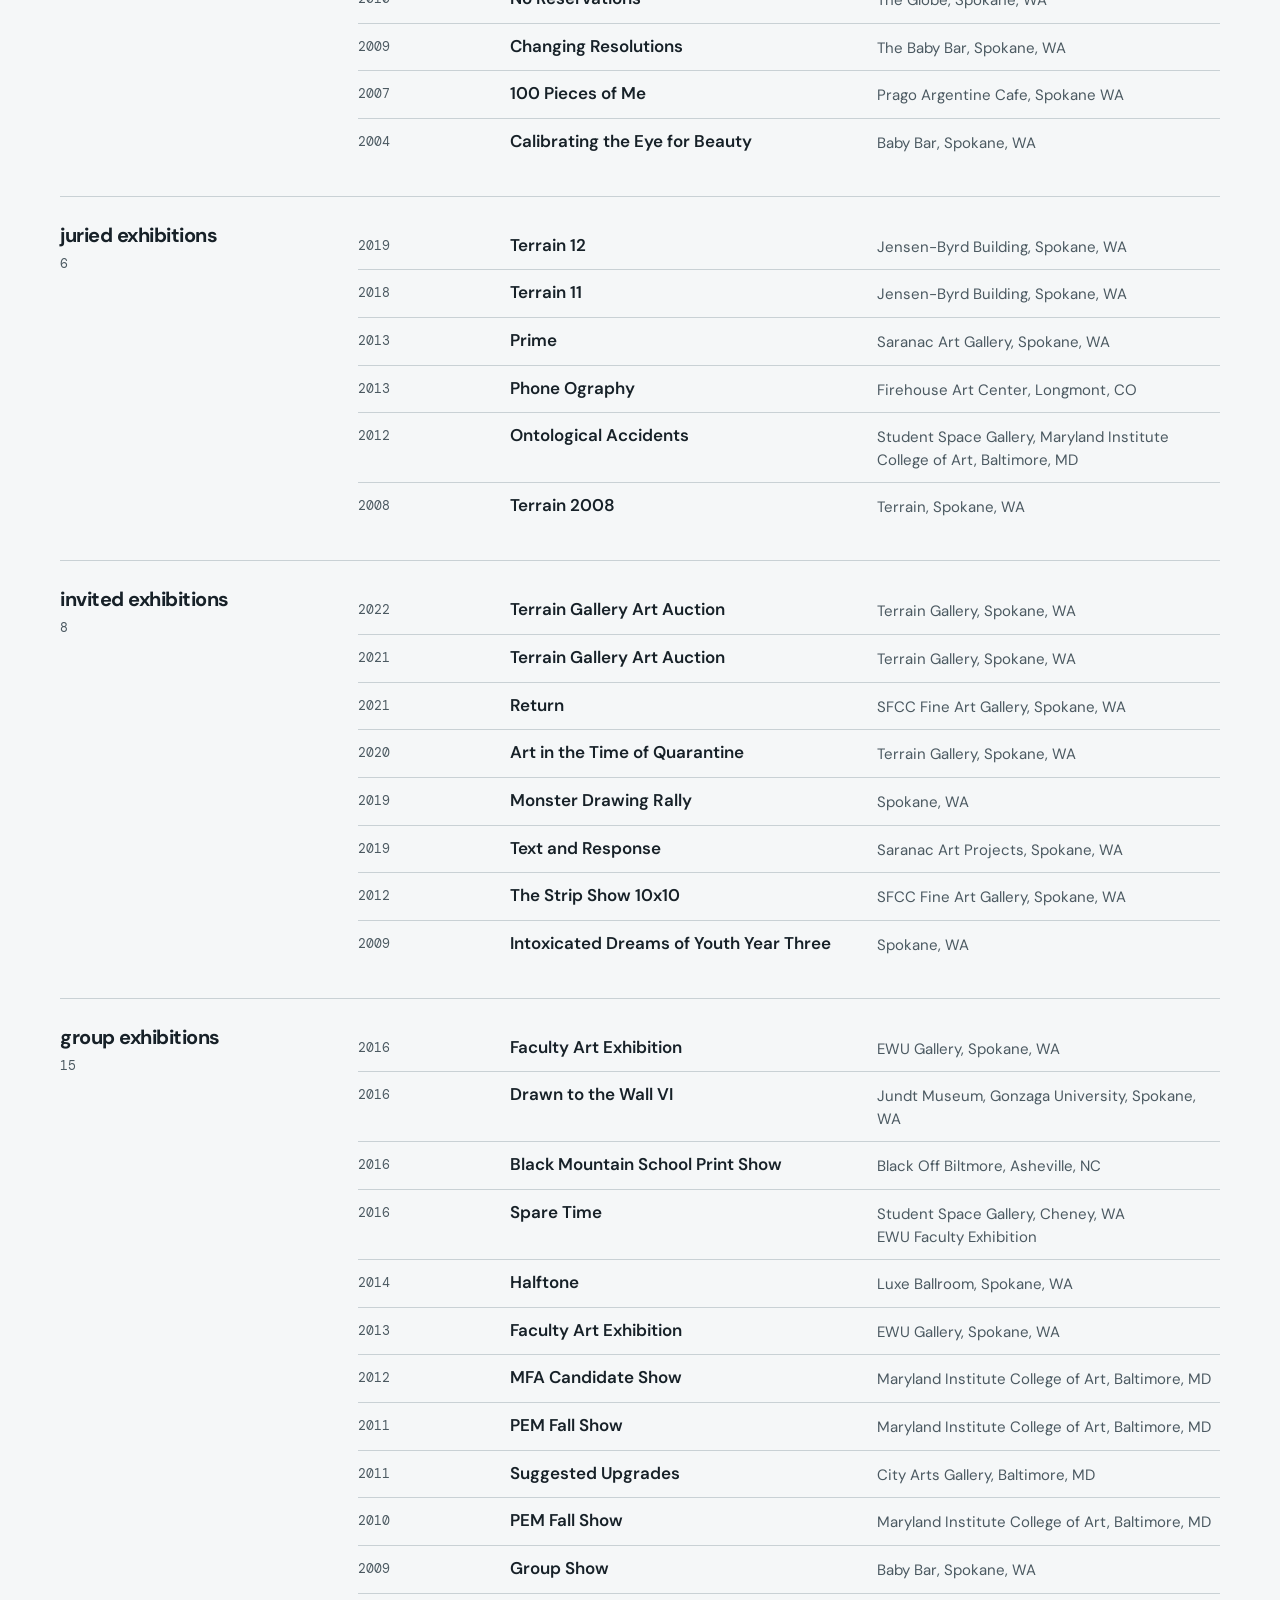
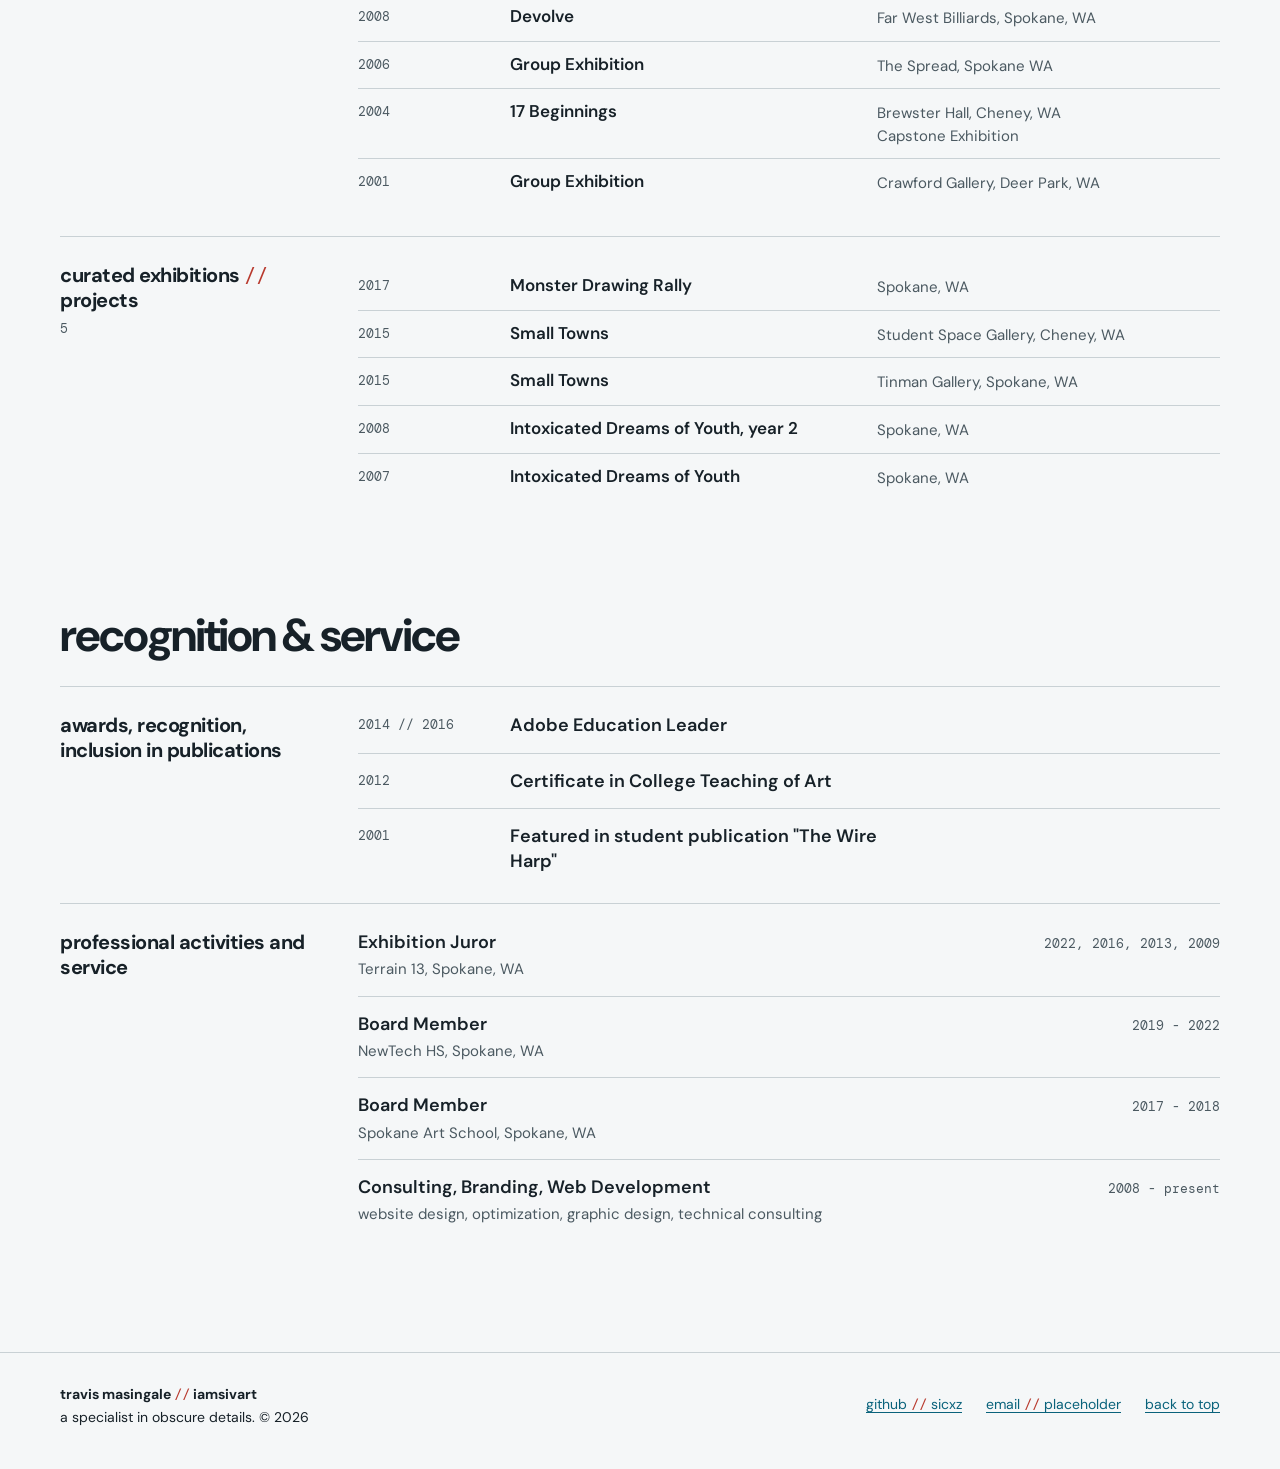
<file: drafts/a-peel.html>
<!doctype html>
<html lang="en">
<head>
<meta charset="utf-8">
<meta name="viewport" content="width=device-width, initial-scale=1">
<meta name="robots" content="noindex">
<title>travis masingale // iamsivart (draft A)</title>
<meta name="description" content="Travis Masingale. Professor at Eastern Washington University. CV: teaching, talks, exhibitions and service.">
<link rel="preconnect" href="https://fonts.googleapis.com">
<link rel="preconnect" href="https://fonts.gstatic.com" crossorigin>
<link href="https://fonts.googleapis.com/css2?family=DM+Sans:wght@400;500;600;700;800&family=DM+Mono:wght@400;500&display=swap" rel="stylesheet">
<style>
/* Tokens lifted from the DESN 368 light theme (fall2026.css) */
:root {
  --ink: #172128;
  --paper: #f5f7f8;
  --brick: #b8392d;
  --blue: #09627b;
  --line: #c9d1d5;
  --sun: #efc55b;
  --muted: #4b5961;
  --shade: #d0dadf;
  --panel: #1d2e36;
  --sans: 'DM Sans', system-ui, -apple-system, 'Segoe UI', sans-serif;
  --mono: 'DM Mono', ui-monospace, 'SF Mono', Menlo, Consolas, monospace;
}
*, *::before, *::after { box-sizing: border-box; }
html { scroll-behavior: smooth; -webkit-text-size-adjust: 100%; }
body { margin: 0; background: var(--paper); color: var(--ink); font: 17px/1.65 var(--sans); -webkit-font-smoothing: antialiased; }
h1, h2, h3, p, ul, ol, table { margin: 0; }
ul, ol { padding: 0; list-style: none; }
h1, h2, h3 { line-height: 1.12; letter-spacing: -.035em; text-transform: lowercase; }
a { color: var(--blue); text-underline-offset: .2em; text-decoration-thickness: 1px; }
a:hover { color: var(--brick); }
:focus-visible { outline: 3px solid #0756d4; outline-offset: 4px; }
.sl { font-family: var(--mono); font-weight: 400; letter-spacing: 0; color: var(--brick); }
.y .sl, .d .sl, .m .sl { color: inherit; }
.nw { white-space: nowrap; }
.vh { position: absolute; width: 1px; height: 1px; overflow: hidden; clip-path: inset(50%); white-space: nowrap; }
.wordmark { display: inline-block; padding: 14px 0; }
.skip { position: absolute; top: -80px; left: 20px; z-index: 20; padding: 12px; background: #fff; color: var(--ink); }
.skip:focus { top: 12px; }
.button { display: inline-flex; align-items: center; justify-content: center; min-height: 48px; padding: 12px 21px; border: 2px solid var(--ink); border-radius: 3px; background: var(--ink); color: #fff; font: 600 16px/1.2 var(--sans); text-decoration: none; cursor: pointer; }
.button:hover { background: var(--brick); border-color: var(--brick); color: #fff; }
.button.secondary { background: transparent; color: var(--ink); }
.button.secondary:hover { color: #fff; }
.y { font: 13px/1.9 var(--mono); color: var(--muted); white-space: nowrap; }
.t { font-weight: 600; font-size: 18px; line-height: 1.35; }
.d { font-size: 15px; line-height: 1.5; color: var(--muted); }
.m { font-size: 14px; line-height: 1.5; color: var(--muted); }
@media (prefers-reduced-motion: reduce) { html { scroll-behavior: auto; } }
@media print {
  body { background: #fff; font-size: 10.5pt; }
  .no-print { display: none !important; }
  a { color: inherit; text-decoration: none; }
  li, tr { break-inside: avoid; }
  h2, h3 { break-after: avoid; }
  .t { font-size: 10.5pt; }
  .d, .m { font-size: 9pt; }
  .y, .tag { font-size: 8pt; line-height: 1.8; }
}
.wrap { max-width: 1240px; margin: 0 auto; padding: 0 40px; }
.topbar { position: sticky; top: 0; z-index: 5; background: var(--paper); border-bottom: 1px solid var(--line); }
.topbar .wrap { display: flex; align-items: center; gap: 24px; min-height: 68px; }
.wordmark { font: 500 17px/1 var(--mono); color: var(--ink); text-decoration: none; white-space: nowrap; }
.wordmark span { color: var(--brick); margin-right: 6px; }
.topbar nav { display: flex; gap: 22px; margin-left: auto; font-size: 15px; }
.topbar nav a { padding: 12px 0 9px; border-bottom: 3px solid transparent; color: var(--ink); text-decoration: none; }
.topbar nav a:hover, .topbar nav a[aria-current] { border-bottom-color: var(--brick); color: var(--ink); }

.hero { display: grid; grid-template-columns: 1.2fr 1fr; align-items: center; gap: 64px; padding: 72px 0 60px; }
.eyebrow { font-size: 15px; font-weight: 600; color: var(--brick); }
.hero h1 { margin: 18px 0 26px; font-size: clamp(54px, 7.4vw, 104px); line-height: .94; letter-spacing: -.065em; }
.intro { max-width: 40ch; font-size: 21px; line-height: 1.5; }
.button-row { display: flex; flex-wrap: wrap; gap: 12px; margin: 28px 0; }
.hero-meta { padding-left: 14px; border-left: 3px solid var(--brick); font-size: 15px; }

.art { position: relative; min-height: 390px; overflow: hidden; background: var(--panel); color: #c9eced; box-shadow: 16px 16px 0 var(--shade); transform: rotate(1deg); }
.art code { position: absolute; left: 30px; bottom: 20px; font: 15px/2 var(--mono); }
.art code i { font-style: normal; color: var(--sun); }
.sheet { position: absolute; inset: 0 0 105px 0; padding: 45px 30px; background: var(--sun); color: var(--ink); clip-path: polygon(0 0, 100% 0, 100% 62%, 69% 100%, 0 100%); }
.sheet .swatch { display: block; width: 48px; height: 8px; margin-bottom: 18px; background: var(--brick); }
.sheet b { display: block; max-width: 9ch; font-size: 50px; line-height: 1.02; letter-spacing: -.06em; }
.sheet small { display: block; margin-top: 16px; font-size: 15px; }
.fold { position: absolute; right: 0; bottom: 105px; width: 31%; height: 120px; background: #fbe8aa; clip-path: polygon(0 100%, 100% 0, 0 0); }

.facts { display: flex; flex-wrap: wrap; gap: 20px 48px; padding: 18px 0; border-top: 1px solid var(--line); border-bottom: 1px solid var(--line); font-size: 15px; }
.facts strong { display: block; }

.group { padding-top: 80px; scroll-margin-top: 40px; }
.group > .heading { display: flex; align-items: baseline; justify-content: space-between; gap: 24px; margin-bottom: 24px; }
.group h2 { font-size: clamp(32px, 3.6vw, 46px); letter-spacing: -.045em; }
.jump { font: 13px/2 var(--mono); color: var(--muted); text-align: right; }
.jump a { color: var(--ink); }
.sub { display: grid; grid-template-columns: 250px minmax(0, 1fr); gap: 12px 48px; padding: 26px 0 30px; border-top: 1px solid var(--line); scroll-margin-top: 80px; }
.sub > header { position: sticky; top: 92px; align-self: start; }
.sub h3 { font-size: 20px; line-height: 1.25; letter-spacing: -.025em; }
.sub .n { margin-top: 6px; font: 13px/1.6 var(--mono); color: var(--muted); }
.rows li { display: grid; grid-template-columns: 128px minmax(0, 1fr) minmax(0, 270px); gap: 2px 24px; align-items: start; padding: 15px 0; border-bottom: 1px solid var(--line); }
.rows li:first-child { padding-top: 0; }
.rows li:last-child { padding-bottom: 0; border-bottom: 0; }
.rows .d { margin-top: 4px; }
.rows .m { padding-top: 3px; text-align: right; }
.rows.plain li { grid-template-columns: minmax(0, 1fr) minmax(0, 230px); }
.rows.compact li { grid-template-columns: 128px minmax(0, 1fr) minmax(0, 1fr); padding: 11px 0; }
.rows.compact .t { font-size: 17px; }
.rows.compact .d { margin-top: 0; padding-top: 2px; }
.areas { max-width: 34ch; font-size: 23px; font-weight: 600; line-height: 1.5; letter-spacing: -.02em; }
.mono { font-family: var(--mono); font-size: 13px; }

.footer { margin-top: 96px; border-top: 1px solid var(--line); font-size: 14px; }
.footer .wrap { display: flex; justify-content: space-between; flex-wrap: wrap; gap: 20px; padding-top: 30px; padding-bottom: 40px; }
.footer nav { display: flex; flex-wrap: wrap; gap: 8px 24px; }
.footer nav a { padding: 10px 0; }

@media screen and (max-width: 860px) {
  .wrap { padding: 0 20px; }
  .topbar { position: static; }
  .topbar .wrap { flex-wrap: wrap; gap: 0 20px; padding-top: 14px; }
  .topbar nav { width: 100%; margin: 0; gap: 20px; }
  .topbar nav a { padding: 14px 0 11px; }
  .hero { grid-template-columns: 1fr; gap: 36px; padding: 40px 0 48px; }
  .art { min-height: 300px; margin-right: 12px; box-shadow: 10px 10px 0 var(--shade); }
  .sheet { padding: 26px 24px; }
  .sheet b { font-size: 38px; }
  .sheet small { margin-top: 10px; }
  .fold { height: 74px; }
  .group { padding-top: 56px; }
  .group > .heading { display: block; }
  .jump { text-align: left; margin-top: 8px; }
  .jump a { display: inline-block; padding: 8px 0; }
  .sub { grid-template-columns: 1fr; }
  .sub > header { position: static; margin-bottom: 8px; }
  .rows li, .rows.compact li, .rows.plain li { grid-template-columns: 1fr; gap: 0; }
  .rows .m { text-align: left; }
  .areas { font-size: 20px; }
}
@media print {
  .topbar, .art, .button-row { display: none; }
  .hero { display: block; padding: 0 0 16pt; }
  .hero h1 { font-size: 30pt; margin: 6pt 0 10pt; }
  .intro { font-size: 12pt; }
  .facts { gap: 8pt 24pt; padding: 8pt 0; font-size: 9pt; }
  .group { padding-top: 18pt; }
  .group > .heading { margin-bottom: 8pt; }
  .group h2 { font-size: 18pt; }
  .sub { display: block; padding: 8pt 0; }
  .sub > header { position: static; margin-bottom: 4pt; }
  .sub h3 { font-size: 10.5pt; }
  .sub .n { font-size: 8pt; }
  .rows li { grid-template-columns: 70pt 1fr auto; gap: 0 12pt; padding: 4pt 0; }
  .rows.compact li { grid-template-columns: 70pt 1fr 1fr; padding: 3pt 0; }
  .rows.plain li { grid-template-columns: 1fr auto; }
  .rows.compact .t { font-size: 10pt; }
  .areas { max-width: none; font-size: 11pt; }
  .footer { margin-top: 18pt; font-size: 8pt; }
}
</style>
</head>
<body>
<a class="skip" href="#main">Skip to content</a>
<header class="topbar no-print">
  <div class="wrap">
    <a class="wordmark" href="#top"><span>$</span>make cv</a>
    <nav aria-label="Sections"><a href="#teaching">teaching</a><a href="#speaking">speaking</a><a href="#exhibitions">exhibitions</a><a href="#service">service</a></nav>
  </div>
</header>
<main id="main" class="wrap">
  <section class="hero" id="top">
    <div>
      <p class="eyebrow">professor @ eastern washington university</p>
      <h1>travis<br>masingale</h1>
      <p class="intro">I teach and make work across remix, digital photography, emergent design, typography, electronic media, packaging design, semiotics and design theory.</p>
      <div class="button-row"><a class="button" href="#teaching">read the cv</a><button class="button secondary" type="button" onclick="window.print()">print or save as pdf</button></div>
      <p class="hero-meta">2022–23 <span class="sl">//</span> sabbatical researching computational design and photography</p>
    </div>
    <div class="art" role="img" aria-label="A yellow sheet reading “specialist in obscure details” peels back from a dark terminal that reads: make cv, 83 entries, 2001 to 2024.">
      <code>$ make cv<br><i>✓</i> 83 entries // 2001–2024</code>
      <div class="sheet"><span class="swatch"></span><b>specialist in obscure details.</b><small>professional learner // iamsivart</small></div>
      <div class="fold"></div>
    </div>
  </section>

  <div class="facts">
    <div><strong>Professor</strong>Eastern Washington University, 2024–present</div>
    <div><strong>M.F.A.</strong>Maryland Institute College of Art, 2012</div>
    <div><strong>48 exhibitions</strong>14 solo, 2001–2022</div>
    <div><strong>Spokane, WA</strong><a href="https://github.com/sicxz">github <span class="sl">//</span> sicxz</a> &nbsp; <a href="#">email <span class="sl">//</span> placeholder</a></div>
  </div>

  <section class="group" id="teaching">
    <div class="heading"><h2>teaching</h2></div>
    <div class="sub"><header><h3>positions</h3></header><ul class="rows "><li><span class="y">2024 <span class="sl">//</span> present</span><div><p class="t">Professor</p><p class="d">Eastern Washington University, Spokane, WA</p></div></li><li><span class="y">2018 <span class="sl">//</span> 2024</span><div><p class="t">Associate Professor</p><p class="d">Eastern Washington University, Spokane, WA</p></div></li><li><span class="y">2012 <span class="sl">//</span> 2018</span><div><p class="t">Assistant Professor</p><p class="d">Eastern Washington University, Cheney, WA</p></div></li><li><span class="y">2010 <span class="sl">//</span> 2012</span><div><p class="t">Graduate Teaching Intern</p><p class="d">Maryland Institute College of Art, Baltimore, MD</p></div></li><li><span class="y">2009 <span class="sl">//</span> 2010</span><div><p class="t">Adjunct Faculty</p><p class="d">Eastern Washington University, Cheney, WA</p></div></li><li><span class="y">2009 <span class="sl">//</span> 2010</span><div><p class="t">Substitute Faculty</p><p class="d">Eastern Washington University, Cheney WA</p></div></li></ul></div>
    <div class="sub"><header><h3>education</h3></header><ul class="rows "><li><time class="y" datetime="2012">2012</time><div><p class="t">M.F.A. Photographic and Electronic Media</p><p class="d">Maryland Institute College of Art, Baltimore, MD</p></div></li><li><time class="y" datetime="2004">2004</time><div><p class="t">B.A. Visual Communication Design<br>B.A. Fine Art (studio)</p><p class="d">Eastern Washington University, Cheney, WA</p></div></li><li><time class="y" datetime="2001">2001</time><div><p class="t">Associates of Fine Art</p><p class="d">Spokane Falls Community College, Spokane, WA</p></div></li></ul></div>
    <div class="sub"><header><h3>areas of interest and teaching</h3></header><p class="areas"><span class="nw">Remix <span class="sl">//</span></span> <span class="nw">Digital Photography <span class="sl">//</span></span> <span class="nw">Emergent Design <span class="sl">//</span></span> <span class="nw">Typography <span class="sl">//</span></span> <span class="nw">Electronic Media <span class="sl">//</span></span> <span class="nw">Packaging Design <span class="sl">//</span></span> <span class="nw">Semiotics <span class="sl">//</span></span> Design Theory</p></div>
  </section>

  <section class="group" id="speaking">
    <div class="heading"><h2>speaking</h2></div>
    <div class="sub"><header><h3>conferences</h3><p class="n">papers, presentations and moderation</p></header><ul class="rows "><li><time class="y" datetime="2017">2017</time><div><p class="t">Leveraging CIM to Operationalize Principles of Shared Governance</p><p class="d">Travis Masingale, Heather Veeder<br>Leepfrog User Conference 2017, New Orleans, Louisiana</p></div><p class="m">February 28 – March 3, 2017</p></li><li><time class="y" datetime="2015">2015</time><div><p class="t">Keep Calm and Carry On: Provoking Emotion in the Classroom</p><p class="d">Callie Spencer Schultz, Travis Masingale, Jeremy Schultz, Sean Agriss, Ben Meredith, Mindy Breen<br>Provoking Curriculum Studies Conference, Vancouver, Canada</p></div><p class="m">February 20 – 21, 2015</p></li><li><time class="y" datetime="2014">2014</time><div><p class="t">Intersections in Creativity</p><p class="d">Breen, M., Masingale T.<br>Panel at New Ventures: Intersections in Design Education, AIGA Design Educators Conference, Portland, OR</p></div><p class="m">September 11 - 13, 2014</p></li><li><time class="y" datetime="2014">2014</time><div><p class="t">Fostering Creativity Through Play</p><p class="d">Breen, M., Masingale T.<br>Presentation at New Ventures: Intersections in Design Education, AIGA Design Educators Conference, Portland, OR</p></div><p class="m">September 11 - 13, 2014</p></li></ul></div>
    <div class="sub"><header><h3>invited talks &amp; panels</h3></header><ul class="rows "><li><time class="y" datetime="2021">2021</time><div><p class="t">Online Artist Talk session via zoom</p><p class="d">Spokane Falls Community College</p></div><p class="m">Spokane, WA <span class="sl">//</span> 01/21</p></li><li><time class="y" datetime="2019">2019</time><div><p class="t">100 Years of Bauhaus - Panel Discussion</p><p class="d">Eastern Washington University</p></div><p class="m">Cheney, WA <span class="sl">//</span> 11/06</p></li><li><time class="y" datetime="2019">2019</time><div><p class="t">AR/VR Panel - Spokane UX Meetup</p><p class="d">Spark Central</p></div><p class="m">Spokane, WA <span class="sl">//</span> 06/27</p></li><li><time class="y" datetime="2016">2016</time><div><p class="t">Building Your Brand</p><p class="d">Farm and Food Expo/Gonzaga University</p></div><p class="m">Spokane, WA <span class="sl">//</span> 11/5/16</p></li><li><time class="y" datetime="2015">2015</time><div><p class="t">Black Mountain School Reboot</p><p class="d">Curriculum Planning Session, Camp Rockmont</p></div><p class="m">Black Mountain, NC <span class="sl">//</span> 10/02 – 10/04</p></li><li><time class="y" datetime="2014">2014</time><div><p class="t">Visual Communication Design</p><p class="d">An Overview for International Students, Office of Global Initiatives, Eastern Washington University</p></div><p class="m">Cheney, WA <span class="sl">//</span> 07/23</p></li><li><time class="y" datetime="2014">2014</time><div><p class="t">Drawing for Communication</p><p class="d">MLK International Students of Color Symposium, Eastern Washington University</p></div><p class="m">Cheney, WA <span class="sl">//</span> 07/22</p></li><li><time class="y" datetime="2014">2014</time><div><p class="t">Pedagogy and Philosophy</p><p class="d">Maryland Institute College of Art</p></div><p class="m">Baltimore, MD <span class="sl">//</span> 05/05 – 05/07</p></li><li><time class="y" datetime="2013">2013</time><div><p class="t">Pedagogy and Philosophy</p><p class="d">tele-lecture, Maryland Institute College of Art</p></div><p class="m">Baltimore, MD <span class="sl">//</span> 02/6</p></li></ul></div>
    <div class="sub"><header><h3>practicums &amp; workshops</h3></header><ul class="rows "><li><time class="y" datetime="2016">2016</time><div><p class="t">Pedagogy</p><p class="d">Special edition zine, Black Mountain School</p></div><p class="m">Asheville, NC</p></li><li><time class="y" datetime="2014">2014</time><div><p class="t">Social Media in the Classroom</p><p class="d">Teaching and Technology Bootcamp, Eastern Washington University</p></div><p class="m">Cheney, WA</p></li><li><time class="y" datetime="2012">2012</time><div><p class="t">Computer Security</p><p class="d">Graduate Research Lab, Maryland Institute College of Art</p></div><p class="m">Baltimore, MD</p></li><li><time class="y" datetime="2012">2012</time><div><p class="t">Projection Mapping</p><p class="d">Maryland Institute College of Art</p></div><p class="m">Baltimore, MD</p></li><li><time class="y" datetime="2011">2011</time><div><p class="t">Programming for Artists</p><p class="d">Graduate Research Lab, Maryland Institute College of Art</p></div><p class="m">Baltimore, MD</p></li><li><time class="y" datetime="2011">2011</time><div><p class="t">Basic Web development</p><p class="d">Graduate Research Lab, Maryland Institute College of Art</p></div><p class="m">Baltimore, MD</p></li></ul></div>
  </section>

  <section class="group" id="exhibitions">
    <div class="heading"><h2>exhibitions</h2><p class="jump no-print"><a href="#ex-solo">solo 14</a> <span class="sl">//</span> <a href="#ex-juried">juried 6</a> <span class="sl">//</span> <a href="#ex-invited">invited 8</a> <span class="sl">//</span> <a href="#ex-group">group 15</a> <span class="sl">//</span> <a href="#ex-curated">curated 5</a></p></div>
    <div class="sub" id="ex-solo"><header><h3>solo exhibitions &amp; interactions</h3><p class="n">14</p></header><ul class="rows compact"><li><time class="y" datetime="2017">2017</time><p class="t">Kids Stuff</p><p class="d">Baby Bar, Spokane, WA</p></li><li><time class="y" datetime="2016">2016</time><p class="t">rALLy</p><p class="d">Terrain Gallery, Spokane, WA</p></li><li><time class="y" datetime="2016">2016</time><p class="t">the sun will also rist tomororw: reproduction and manufactured objectivity</p><p class="d">Darr Gallery, Spokane WA</p></li><li><time class="y" datetime="2015">2015</time><p class="t">False Leads to Dead Ends</p><p class="d">Baby Bar, Spokane, WA</p></li><li><time class="y" datetime="2014">2014</time><p class="t">Foundations</p><p class="d">Tinman Gallery, Spokane, WA</p></li><li><time class="y" datetime="2012">2012</time><p class="t">More Meta</p><p class="d">Elk Public House, Spokane, WA</p></li><li><time class="y" datetime="2012">2012</time><p class="t">Metadata</p><p class="d">Coeur Coffee House, Spokane, WA</p></li><li><time class="y" datetime="2012">2012</time><p class="t">Topological Slopism</p><p class="d">Decker Gallery, Spokane, WA</p></li><li><time class="y" datetime="2011">2011</time><p class="t">They're All Going to Laugh at You</p><p class="d">Gravity Gallery, Maryland Institute College of Art, Baltimore, MD</p></li><li><time class="y" datetime="2011">2011</time><p class="t">Can You Hear Me Now?</p><p class="d">Gravity Gallery, Maryland Institute College of Art, Baltimore, MD</p></li><li><time class="y" datetime="2010">2010</time><p class="t">No Reservations</p><p class="d">The Globe, Spokane, WA</p></li><li><time class="y" datetime="2009">2009</time><p class="t">Changing Resolutions</p><p class="d">The Baby Bar, Spokane, WA</p></li><li><time class="y" datetime="2007">2007</time><p class="t">100 Pieces of Me</p><p class="d">Prago Argentine Cafe, Spokane WA</p></li><li><time class="y" datetime="2004">2004</time><p class="t">Calibrating the Eye for Beauty</p><p class="d">Baby Bar, Spokane, WA</p></li></ul></div><div class="sub" id="ex-juried"><header><h3>juried exhibitions</h3><p class="n">6</p></header><ul class="rows compact"><li><time class="y" datetime="2019">2019</time><p class="t">Terrain 12</p><p class="d">Jensen-Byrd Building, Spokane, WA</p></li><li><time class="y" datetime="2018">2018</time><p class="t">Terrain 11</p><p class="d">Jensen-Byrd Building, Spokane, WA</p></li><li><time class="y" datetime="2013">2013</time><p class="t">Prime</p><p class="d">Saranac Art Gallery, Spokane, WA</p></li><li><time class="y" datetime="2013">2013</time><p class="t">Phone Ography</p><p class="d">Firehouse Art Center, Longmont, CO</p></li><li><time class="y" datetime="2012">2012</time><p class="t">Ontological Accidents</p><p class="d">Student Space Gallery, Maryland Institute College of Art, Baltimore, MD</p></li><li><time class="y" datetime="2008">2008</time><p class="t">Terrain 2008</p><p class="d">Terrain, Spokane, WA</p></li></ul></div><div class="sub" id="ex-invited"><header><h3>invited exhibitions</h3><p class="n">8</p></header><ul class="rows compact"><li><time class="y" datetime="2022">2022</time><p class="t">Terrain Gallery Art Auction</p><p class="d">Terrain Gallery, Spokane, WA</p></li><li><time class="y" datetime="2021">2021</time><p class="t">Terrain Gallery Art Auction</p><p class="d">Terrain Gallery, Spokane, WA</p></li><li><time class="y" datetime="2021">2021</time><p class="t">Return</p><p class="d">SFCC Fine Art Gallery, Spokane, WA</p></li><li><time class="y" datetime="2020">2020</time><p class="t">Art in the Time of Quarantine</p><p class="d">Terrain Gallery, Spokane, WA</p></li><li><time class="y" datetime="2019">2019</time><p class="t">Monster Drawing Rally</p><p class="d">Spokane, WA</p></li><li><time class="y" datetime="2019">2019</time><p class="t">Text and Response</p><p class="d">Saranac Art Projects, Spokane, WA</p></li><li><time class="y" datetime="2012">2012</time><p class="t">The Strip Show 10x10</p><p class="d">SFCC Fine Art Gallery, Spokane, WA</p></li><li><time class="y" datetime="2009">2009</time><p class="t">Intoxicated Dreams of Youth Year Three</p><p class="d">Spokane, WA</p></li></ul></div><div class="sub" id="ex-group"><header><h3>group exhibitions</h3><p class="n">15</p></header><ul class="rows compact"><li><time class="y" datetime="2016">2016</time><p class="t">Faculty Art Exhibition</p><p class="d">EWU Gallery, Spokane, WA</p></li><li><time class="y" datetime="2016">2016</time><p class="t">Drawn to the Wall VI</p><p class="d">Jundt Museum, Gonzaga University, Spokane, WA</p></li><li><time class="y" datetime="2016">2016</time><p class="t">Black Mountain School Print Show</p><p class="d">Black Off Biltmore, Asheville, NC</p></li><li><time class="y" datetime="2016">2016</time><p class="t">Spare Time</p><p class="d">Student Space Gallery, Cheney, WA<br>EWU Faculty Exhibition</p></li><li><time class="y" datetime="2014">2014</time><p class="t">Halftone</p><p class="d">Luxe Ballroom, Spokane, WA</p></li><li><time class="y" datetime="2013">2013</time><p class="t">Faculty Art Exhibition</p><p class="d">EWU Gallery, Spokane, WA</p></li><li><time class="y" datetime="2012">2012</time><p class="t">MFA Candidate Show</p><p class="d">Maryland Institute College of Art, Baltimore, MD</p></li><li><time class="y" datetime="2011">2011</time><p class="t">PEM Fall Show</p><p class="d">Maryland Institute College of Art, Baltimore, MD</p></li><li><time class="y" datetime="2011">2011</time><p class="t">Suggested Upgrades</p><p class="d">City Arts Gallery, Baltimore, MD</p></li><li><time class="y" datetime="2010">2010</time><p class="t">PEM Fall Show</p><p class="d">Maryland Institute College of Art, Baltimore, MD</p></li><li><time class="y" datetime="2009">2009</time><p class="t">Group Show</p><p class="d">Baby Bar, Spokane, WA</p></li><li><time class="y" datetime="2008">2008</time><p class="t">Devolve</p><p class="d">Far West Billiards, Spokane, WA</p></li><li><time class="y" datetime="2006">2006</time><p class="t">Group Exhibition</p><p class="d">The Spread, Spokane WA</p></li><li><time class="y" datetime="2004">2004</time><p class="t">17 Beginnings</p><p class="d">Brewster Hall, Cheney, WA<br>Capstone Exhibition</p></li><li><time class="y" datetime="2001">2001</time><p class="t">Group Exhibition</p><p class="d">Crawford Gallery, Deer Park, WA</p></li></ul></div><div class="sub" id="ex-curated"><header><h3>curated exhibitions <span class="sl">//</span> projects</h3><p class="n">5</p></header><ul class="rows compact"><li><time class="y" datetime="2017">2017</time><p class="t">Monster Drawing Rally</p><p class="d">Spokane, WA</p></li><li><time class="y" datetime="2015">2015</time><p class="t">Small Towns</p><p class="d">Student Space Gallery, Cheney, WA</p></li><li><time class="y" datetime="2015">2015</time><p class="t">Small Towns</p><p class="d">Tinman Gallery, Spokane, WA</p></li><li><time class="y" datetime="2008">2008</time><p class="t">Intoxicated Dreams of Youth, year 2</p><p class="d">Spokane, WA</p></li><li><time class="y" datetime="2007">2007</time><p class="t">Intoxicated Dreams of Youth</p><p class="d">Spokane, WA</p></li></ul></div>
  </section>

  <section class="group" id="service">
    <div class="heading"><h2>recognition & service</h2></div>
    <div class="sub"><header><h3>awards, recognition, inclusion in publications</h3></header><ul class="rows "><li><span class="y">2014 <span class="sl">//</span> 2016</span><div><p class="t">Adobe Education Leader</p></div></li><li><time class="y" datetime="2012">2012</time><div><p class="t">Certificate in College Teaching of Art</p></div></li><li><time class="y" datetime="2001">2001</time><div><p class="t">Featured in student publication &quot;The Wire Harp&quot;</p></div></li></ul></div>
    <div class="sub"><header><h3>professional activities and service</h3></header><ul class="rows plain"><li><div><p class="t">Exhibition Juror</p><p class="d">Terrain 13, Spokane, WA</p></div><p class="m"><span class="mono">2022, 2016, 2013, 2009</span></p></li><li><div><p class="t">Board Member</p><p class="d">NewTech HS, Spokane, WA</p></div><p class="m"><span class="mono">2019 - 2022</span></p></li><li><div><p class="t">Board Member</p><p class="d">Spokane Art School, Spokane, WA</p></div><p class="m"><span class="mono">2017 - 2018</span></p></li><li><div><p class="t">Consulting, Branding, Web Development</p><p class="d">website design, optimization, graphic design, technical consulting</p></div><p class="m"><span class="mono">2008 - present</span></p></li></ul></div>
  </section>
</main>
<footer class="footer">
  <div class="wrap">
    <p><strong>travis masingale <span class="sl">//</span> iamsivart</strong><br>a specialist in obscure details. &copy; 2026</p>
    <nav aria-label="Contact" class="no-print"><a href="https://github.com/sicxz">github <span class="sl">//</span> sicxz</a><a href="#">email <span class="sl">//</span> placeholder</a><a href="#top">back to top</a></nav>
  </div>
</footer>
</body>
</html>
</file>
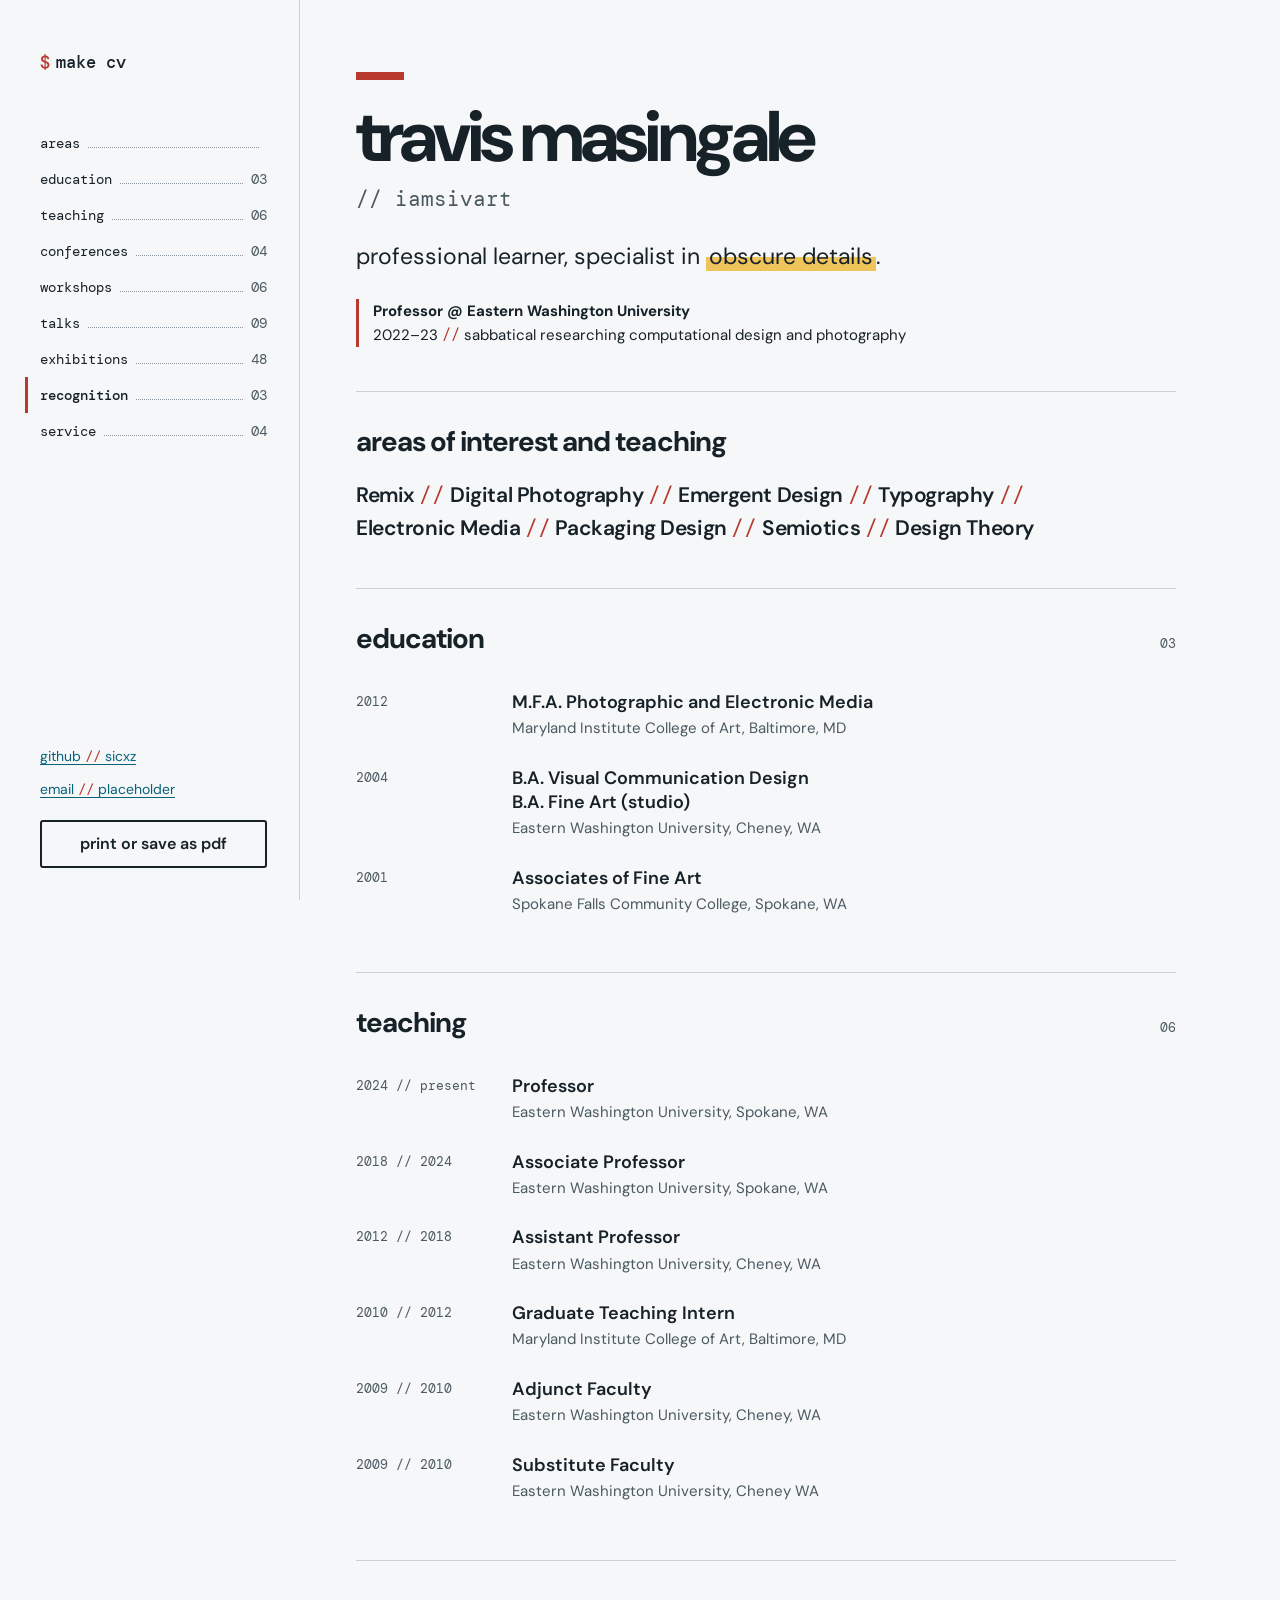
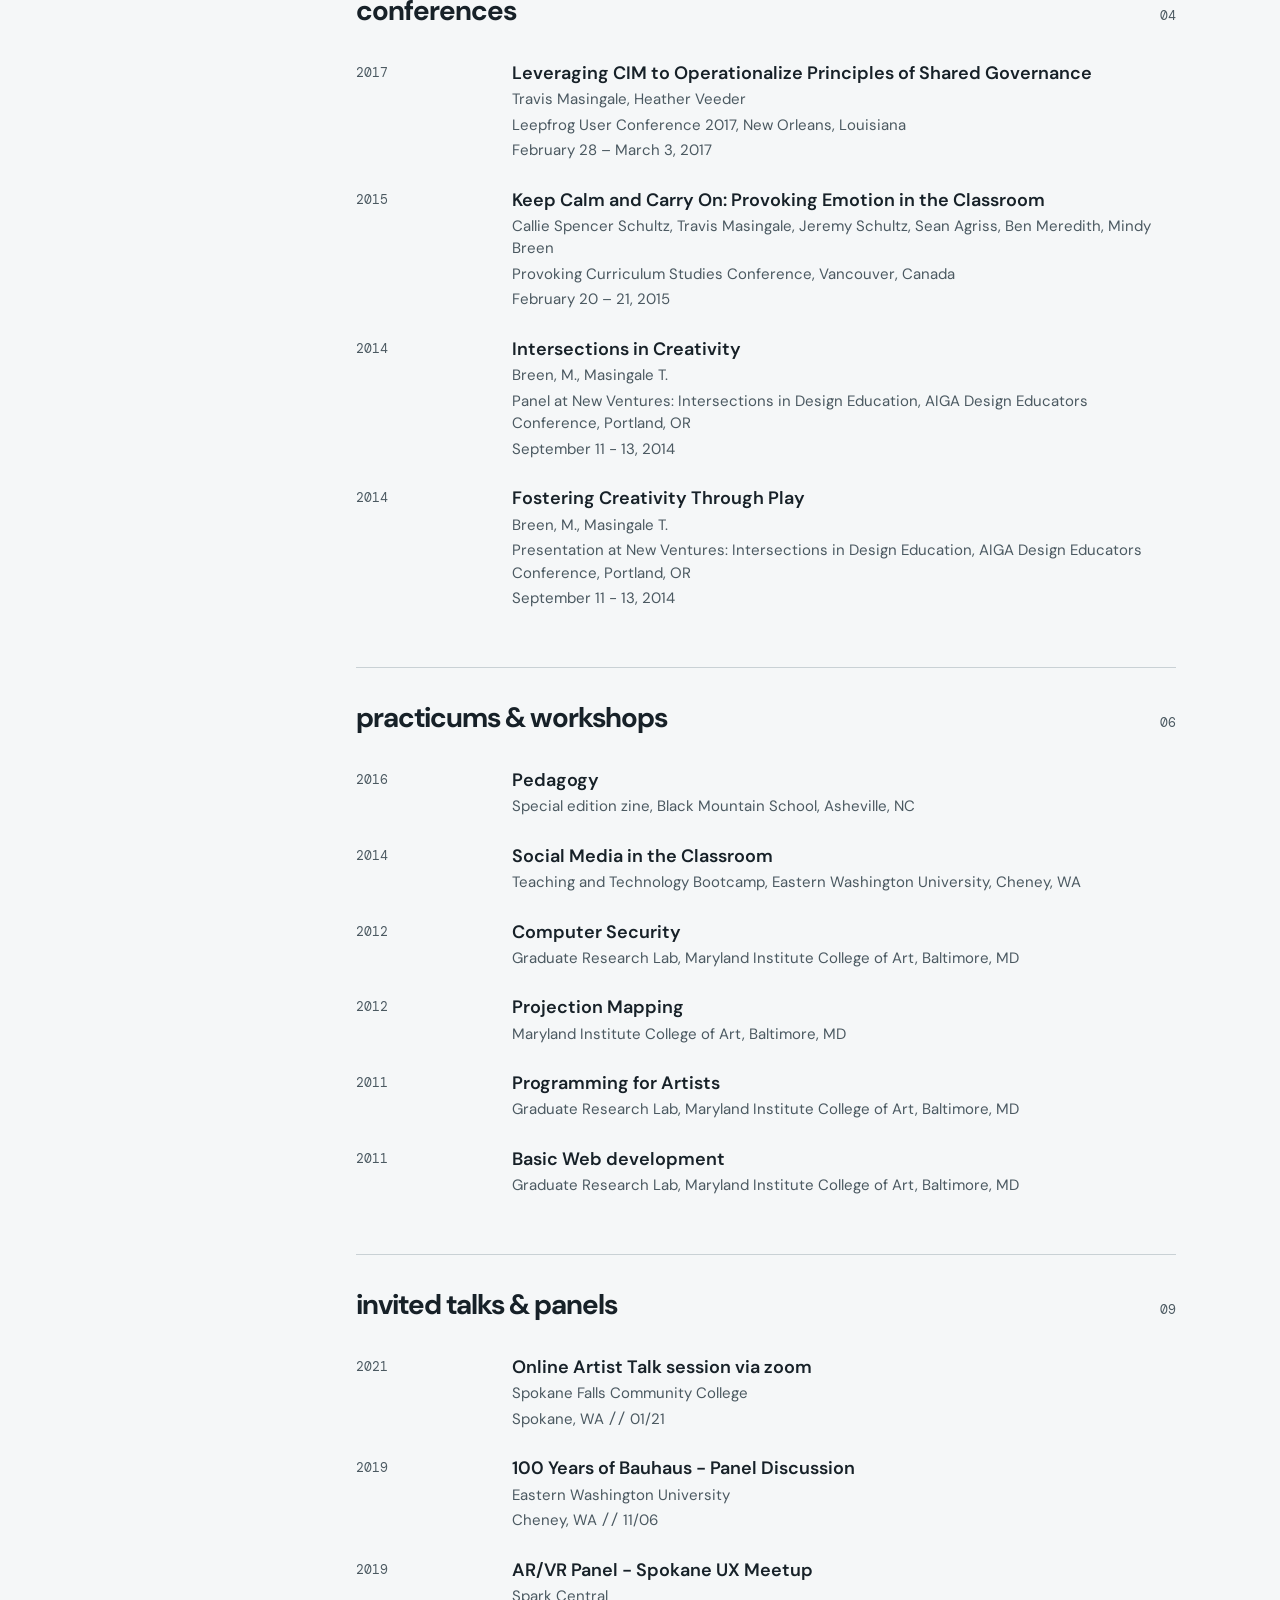
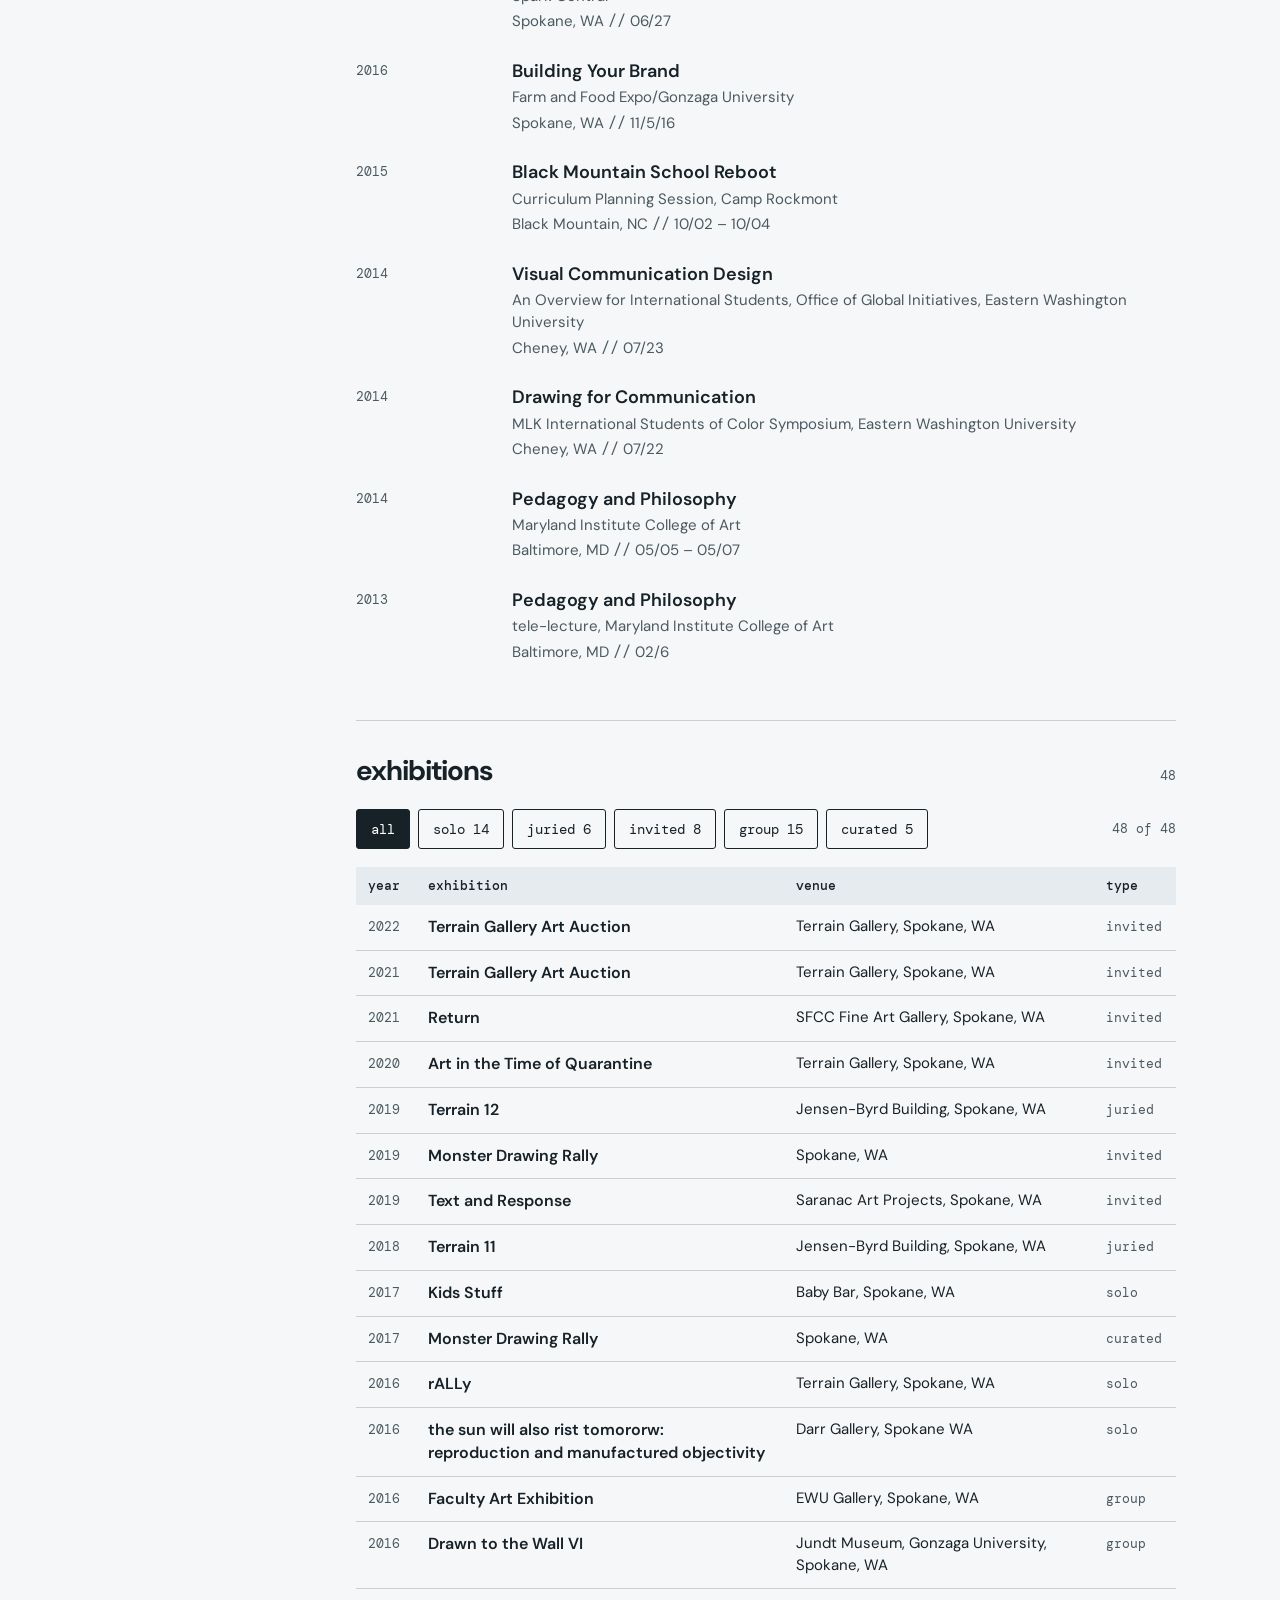
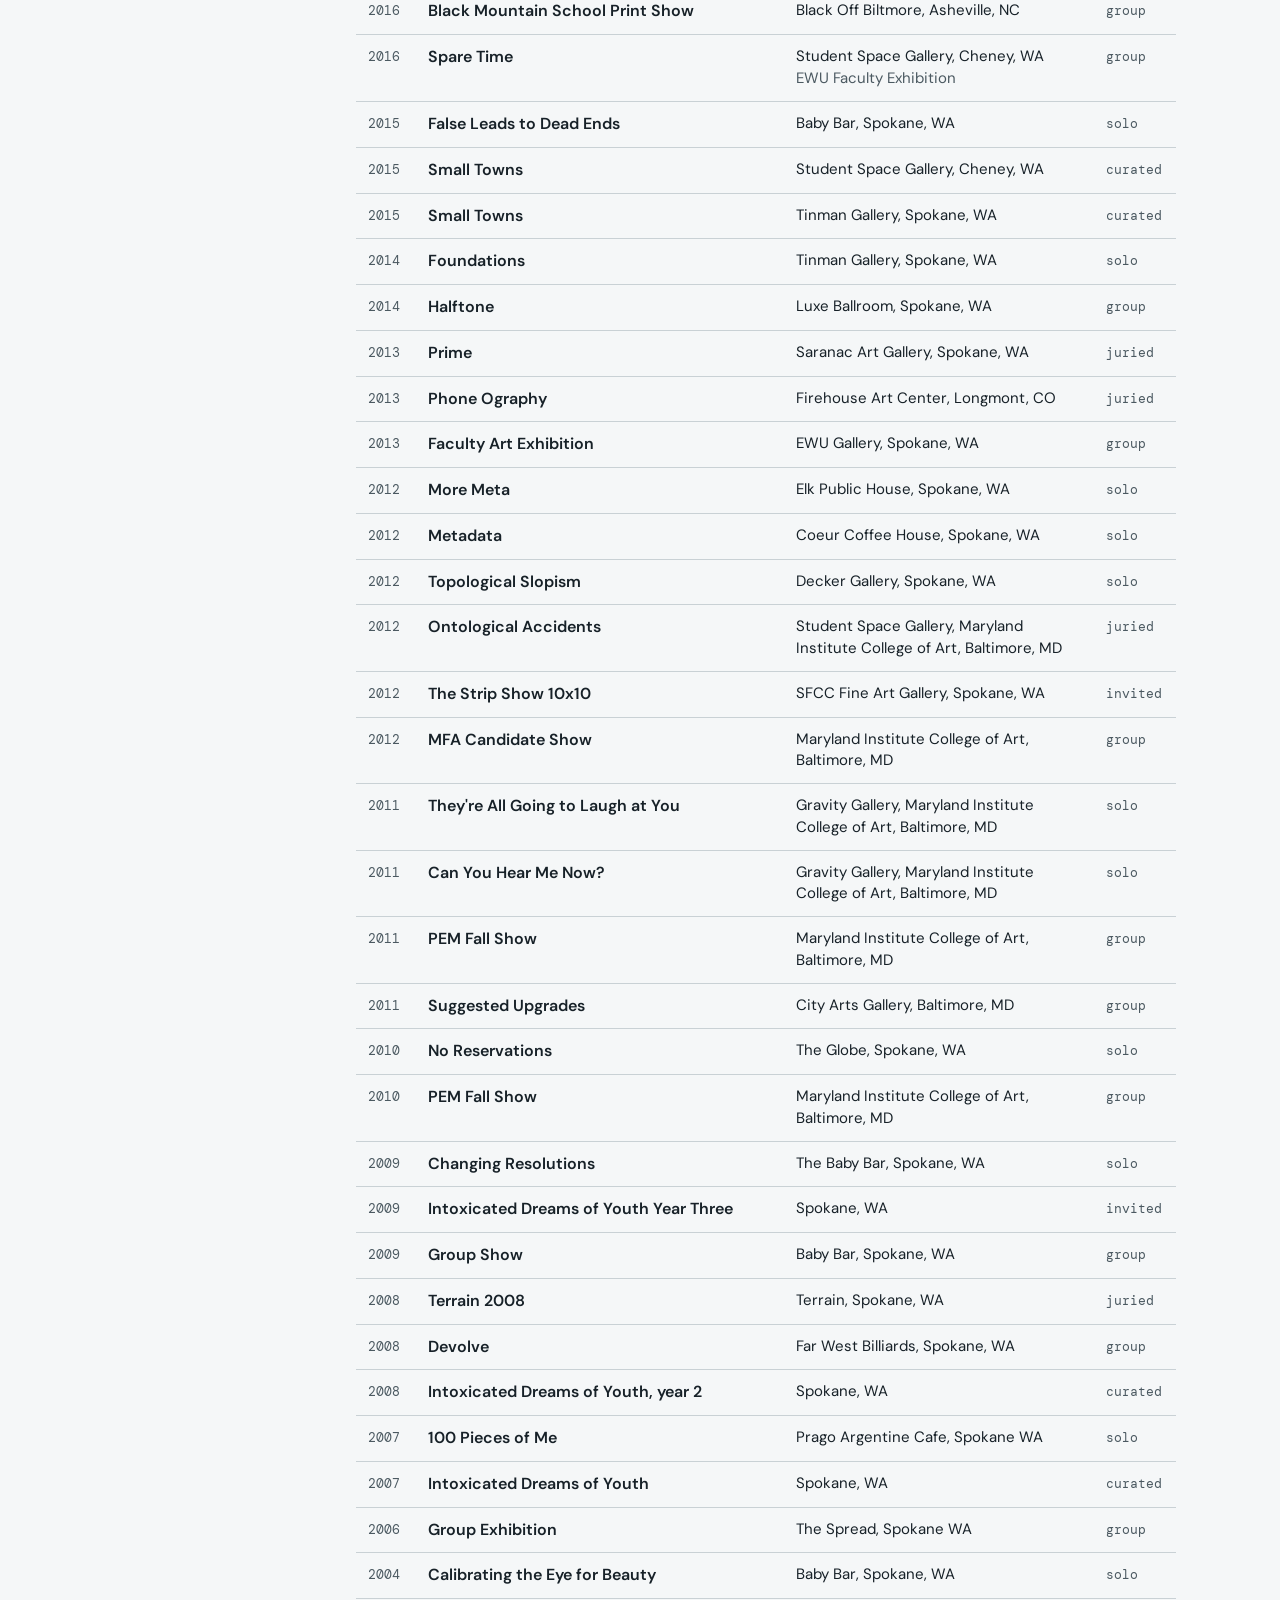
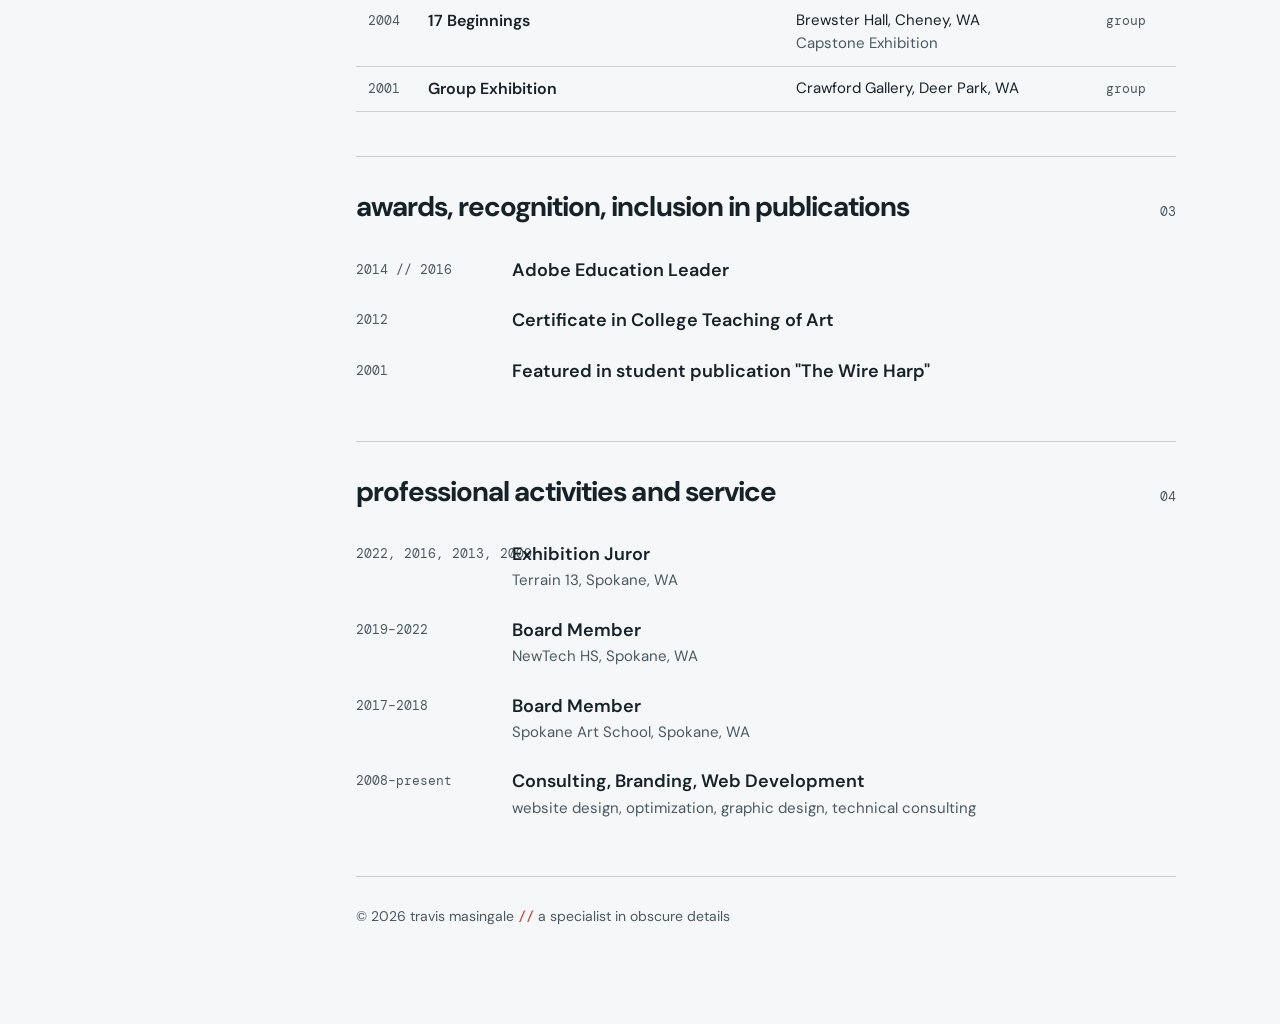
<file: drafts/b-index.html>
<!doctype html>
<html lang="en">
<head>
<meta charset="utf-8">
<meta name="viewport" content="width=device-width, initial-scale=1">
<meta name="robots" content="noindex">
<title>travis masingale // iamsivart (draft B)</title>
<meta name="description" content="Travis Masingale. Professor at Eastern Washington University. CV: teaching, talks, exhibitions and service.">
<link rel="preconnect" href="https://fonts.googleapis.com">
<link rel="preconnect" href="https://fonts.gstatic.com" crossorigin>
<link href="https://fonts.googleapis.com/css2?family=DM+Sans:wght@400;500;600;700;800&family=DM+Mono:wght@400;500&display=swap" rel="stylesheet">
<style>
/* Tokens lifted from the DESN 368 light theme (fall2026.css) */
:root {
  --ink: #172128;
  --paper: #f5f7f8;
  --brick: #b8392d;
  --blue: #09627b;
  --line: #c9d1d5;
  --sun: #efc55b;
  --muted: #4b5961;
  --shade: #d0dadf;
  --panel: #1d2e36;
  --sans: 'DM Sans', system-ui, -apple-system, 'Segoe UI', sans-serif;
  --mono: 'DM Mono', ui-monospace, 'SF Mono', Menlo, Consolas, monospace;
}
*, *::before, *::after { box-sizing: border-box; }
html { scroll-behavior: smooth; -webkit-text-size-adjust: 100%; }
body { margin: 0; background: var(--paper); color: var(--ink); font: 17px/1.65 var(--sans); -webkit-font-smoothing: antialiased; }
h1, h2, h3, p, ul, ol, table { margin: 0; }
ul, ol { padding: 0; list-style: none; }
h1, h2, h3 { line-height: 1.12; letter-spacing: -.035em; text-transform: lowercase; }
a { color: var(--blue); text-underline-offset: .2em; text-decoration-thickness: 1px; }
a:hover { color: var(--brick); }
:focus-visible { outline: 3px solid #0756d4; outline-offset: 4px; }
.sl { font-family: var(--mono); font-weight: 400; letter-spacing: 0; color: var(--brick); }
.y .sl, .d .sl, .m .sl { color: inherit; }
.nw { white-space: nowrap; }
.vh { position: absolute; width: 1px; height: 1px; overflow: hidden; clip-path: inset(50%); white-space: nowrap; }
.wordmark { display: inline-block; padding: 14px 0; }
.skip { position: absolute; top: -80px; left: 20px; z-index: 20; padding: 12px; background: #fff; color: var(--ink); }
.skip:focus { top: 12px; }
.button { display: inline-flex; align-items: center; justify-content: center; min-height: 48px; padding: 12px 21px; border: 2px solid var(--ink); border-radius: 3px; background: var(--ink); color: #fff; font: 600 16px/1.2 var(--sans); text-decoration: none; cursor: pointer; }
.button:hover { background: var(--brick); border-color: var(--brick); color: #fff; }
.button.secondary { background: transparent; color: var(--ink); }
.button.secondary:hover { color: #fff; }
.y { font: 13px/1.9 var(--mono); color: var(--muted); white-space: nowrap; }
.t { font-weight: 600; font-size: 18px; line-height: 1.35; }
.d { font-size: 15px; line-height: 1.5; color: var(--muted); }
.m { font-size: 14px; line-height: 1.5; color: var(--muted); }
@media (prefers-reduced-motion: reduce) { html { scroll-behavior: auto; } }
@media print {
  body { background: #fff; font-size: 10.5pt; }
  .no-print { display: none !important; }
  a { color: inherit; text-decoration: none; }
  li, tr { break-inside: avoid; }
  h2, h3 { break-after: avoid; }
  .t { font-size: 10.5pt; }
  .d, .m { font-size: 9pt; }
  .y, .tag { font-size: 8pt; line-height: 1.8; }
}
.page { display: grid; grid-template-columns: 300px minmax(0, 1fr); max-width: 1280px; margin: 0 auto; }
.side { position: sticky; top: 0; align-self: start; display: flex; flex-direction: column; height: 100vh; padding: 40px 32px 32px 40px; border-right: 1px solid var(--line); overflow-y: auto; }
.wordmark { font: 500 17px/1 var(--mono); color: var(--ink); text-decoration: none; }
.wordmark span { color: var(--brick); margin-right: 6px; }
.toc { margin-top: 40px; font: 14px/1 var(--mono); }
.toc a { display: flex; align-items: baseline; gap: 8px; padding: 11px 0 11px 12px; margin-left: -15px; border-left: 3px solid transparent; color: var(--ink); text-decoration: none; }
.toc a::after { content: ''; order: 1; flex: 1; border-bottom: 1px dotted #8a979e; }
.toc a b { order: 2; font-weight: 400; color: var(--muted); }
.toc a:hover { color: var(--brick); }
.toc a[aria-current] { border-left-color: var(--brick); font-weight: 500; }
.side .foot { margin-top: auto; padding-top: 32px; font-size: 14px; line-height: 1.5; }
.side .foot a { display: block; padding: 6px 0; }
.side .foot button { margin-top: 14px; width: 100%; }

main { min-width: 0; padding: 72px 56px 96px; }
.masthead { max-width: 820px; padding-bottom: 44px; }
.swatch { display: block; width: 48px; height: 8px; margin-bottom: 22px; background: var(--brick); }
.masthead h1 { font-size: clamp(44px, 5.6vw, 76px); line-height: .98; letter-spacing: -.06em; }
.masthead h1 .alias { display: block; margin-top: 14px; font: 400 clamp(17px, 1.7vw, 21px)/1.3 var(--mono); letter-spacing: 0; color: var(--muted); }
.intro { margin-top: 26px; max-width: 34ch; font-size: 23px; line-height: 1.45; }
.intro mark { padding: 0 .12em; background: linear-gradient(transparent 52%, var(--sun) 52%); color: inherit; }
.status { margin-top: 26px; padding-left: 14px; border-left: 3px solid var(--brick); font-size: 15px; line-height: 1.6; }
.inline-toc { display: none; }

section { max-width: 820px; padding: 34px 0 44px; border-top: 1px solid var(--line); scroll-margin-top: 16px; }
.heading { display: flex; align-items: baseline; justify-content: space-between; gap: 20px; margin-bottom: 22px; }
.heading h2 { font-size: 28px; }
.heading .n { font: 13px/1 var(--mono); color: var(--muted); }
.rows li { display: grid; grid-template-columns: 136px minmax(0, 1fr); gap: 0 20px; padding: 13px 0; }
.rows .d { margin-top: 3px; }
.rows .d.when { font: 13px/1.7 var(--mono); }
.areas { font-size: 21px; font-weight: 600; line-height: 1.55; letter-spacing: -.02em; }

.filters { display: flex; flex-wrap: wrap; align-items: center; gap: 8px; margin-bottom: 18px; }
.filters button { min-height: 40px; padding: 6px 14px; border: 1.5px solid var(--ink); border-radius: 3px; background: transparent; color: var(--ink); font: 14px/1 var(--mono); cursor: pointer; }
.filters button:hover { border-color: var(--brick); color: var(--brick); }
.filters button[aria-pressed="true"] { background: var(--ink); color: #fff; border-color: var(--ink); }
.filters output { margin-left: auto; font: 13px/1 var(--mono); color: var(--muted); }
table { width: 100%; border-collapse: collapse; font-size: 15px; }
th { padding: 10px 14px; background: #e5ebee; font: 500 13px/1.4 var(--mono); text-align: left; text-transform: lowercase; }
td { padding: 11px 14px; border-bottom: 1px solid var(--line); vertical-align: top; line-height: 1.45; }
td:first-child, th:first-child { padding-left: 12px; }
td.ty { font: 13px/1.7 var(--mono); color: var(--muted); white-space: nowrap; }
td .t { font-size: 16px; }
td .y { line-height: 1.7; }
tr[hidden] { display: none; }

.end { max-width: 820px; padding-top: 28px; border-top: 1px solid var(--line); font-size: 14px; color: var(--muted); }

@media screen and (max-width: 900px) {
  .page { display: block; }
  .side { position: static; height: auto; padding: 20px 20px 0; border-right: 0; }
  .side .toc, .side .foot { display: none; }
  main { padding: 32px 20px 64px; }
  .inline-toc { display: block; margin-top: 28px; font: 14px/1 var(--mono); }
  .inline-toc a { display: inline-block; padding: 14px 0; }
  .rows li { grid-template-columns: 1fr; }
  table, tbody, tr, td { display: block; }
  thead { position: absolute; width: 1px; height: 1px; overflow: hidden; clip-path: inset(50%); }
  tr { display: grid; grid-template-columns: 1fr auto; gap: 0 12px; padding: 12px 0; border-bottom: 1px solid var(--line); }
  td { padding: 0; border: 0; }
  td:first-child { padding-left: 0; }
  td.ti, td.ve { grid-column: 1 / -1; }
  td.ty { grid-row: 1; grid-column: 2; }
  .filters output { width: 100%; margin: 6px 0 0; }
}
@media print {
  .page { display: block; }
  .side { display: none; }
  main { padding: 0; }
  section, .masthead, .end { max-width: none; }
  .masthead { padding-bottom: 14pt; }
  .masthead h1 { font-size: 30pt; }
  .intro { margin-top: 10pt; font-size: 12pt; }
  .status { margin-top: 10pt; font-size: 9pt; }
  section { padding: 10pt 0; }
  .heading { margin-bottom: 4pt; }
  .heading h2 { font-size: 14pt; }
  .areas { font-size: 11pt; }
  .rows li { grid-template-columns: 80pt 1fr; padding: 3pt 0; }
  table { font-size: 9pt; }
  td .t { font-size: 9.5pt; }
  td.ty, th { font-size: 8pt; }
  .end { font-size: 8pt; }
  tr[hidden] { display: table-row; }
  td, th { padding: 4pt 6pt; }
}
</style>
</head>
<body>
<a class="skip" href="#main">Skip to content</a>
<div class="page">
  <aside class="side">
    <a class="wordmark" href="#top"><span>$</span>make cv</a>
    <nav class="toc" aria-label="Contents">
      <a href="#areas"><span>areas</span><b></b></a>
      <a href="#education"><span>education</span><b>03</b></a>
      <a href="#teaching"><span>teaching</span><b>06</b></a>
      <a href="#conferences"><span>conferences</span><b>04</b></a>
      <a href="#workshops"><span>workshops</span><b>06</b></a>
      <a href="#talks"><span>talks</span><b>09</b></a>
      <a href="#exhibitions"><span>exhibitions</span><b>48</b></a>
      <a href="#recognition"><span>recognition</span><b>03</b></a>
      <a href="#service"><span>service</span><b>04</b></a>
    </nav>
    <div class="foot no-print">
      <a href="https://github.com/sicxz">github <span class="sl">//</span> sicxz</a><a href="#">email <span class="sl">//</span> placeholder</a>
      <button class="button secondary" type="button" onclick="window.print()">print or save as pdf</button>
    </div>
  </aside>

  <main id="main">
    <header class="masthead" id="top">
      <span class="swatch"></span>
      <h1>travis masingale <span class="alias">// iamsivart</span></h1>
      <p class="intro">professional learner, specialist in <mark>obscure details</mark>.</p>
      <p class="status"><strong>Professor @ Eastern Washington University</strong><br>2022–23 <span class="sl">//</span> sabbatical researching computational design and photography</p>
      <nav class="inline-toc no-print" aria-label="Contents"><a href="#areas">areas</a> <span class="sl">//</span> <a href="#education">education</a> <span class="sl">//</span> <a href="#teaching">teaching</a> <span class="sl">//</span> <a href="#conferences">conferences</a> <span class="sl">//</span> <a href="#workshops">workshops</a> <span class="sl">//</span> <a href="#talks">talks</a> <span class="sl">//</span> <a href="#exhibitions">exhibitions</a> <span class="sl">//</span> <a href="#recognition">recognition</a> <span class="sl">//</span> <a href="#service">service</a></nav>
    </header>

    <section id="areas"><div class="heading"><h2>areas of interest and teaching</h2></div><p class="areas"><span class="nw">Remix <span class="sl">//</span></span> <span class="nw">Digital Photography <span class="sl">//</span></span> <span class="nw">Emergent Design <span class="sl">//</span></span> <span class="nw">Typography <span class="sl">//</span></span> <span class="nw">Electronic Media <span class="sl">//</span></span> <span class="nw">Packaging Design <span class="sl">//</span></span> <span class="nw">Semiotics <span class="sl">//</span></span> Design Theory</p></section>
    <section id="education"><div class="heading"><h2>education</h2><span class="n">03</span></div><ul class="rows"><li><time class="y" datetime="2012">2012</time><div><p class="t">M.F.A. Photographic and Electronic Media</p><p class="d">Maryland Institute College of Art, Baltimore, MD</p></div></li><li><time class="y" datetime="2004">2004</time><div><p class="t">B.A. Visual Communication Design<br>B.A. Fine Art (studio)</p><p class="d">Eastern Washington University, Cheney, WA</p></div></li><li><time class="y" datetime="2001">2001</time><div><p class="t">Associates of Fine Art</p><p class="d">Spokane Falls Community College, Spokane, WA</p></div></li></ul></section>
    <section id="teaching"><div class="heading"><h2>teaching</h2><span class="n">06</span></div><ul class="rows"><li><span class="y">2024 <span class="sl">//</span> present</span><div><p class="t">Professor</p><p class="d">Eastern Washington University, Spokane, WA</p></div></li><li><span class="y">2018 <span class="sl">//</span> 2024</span><div><p class="t">Associate Professor</p><p class="d">Eastern Washington University, Spokane, WA</p></div></li><li><span class="y">2012 <span class="sl">//</span> 2018</span><div><p class="t">Assistant Professor</p><p class="d">Eastern Washington University, Cheney, WA</p></div></li><li><span class="y">2010 <span class="sl">//</span> 2012</span><div><p class="t">Graduate Teaching Intern</p><p class="d">Maryland Institute College of Art, Baltimore, MD</p></div></li><li><span class="y">2009 <span class="sl">//</span> 2010</span><div><p class="t">Adjunct Faculty</p><p class="d">Eastern Washington University, Cheney, WA</p></div></li><li><span class="y">2009 <span class="sl">//</span> 2010</span><div><p class="t">Substitute Faculty</p><p class="d">Eastern Washington University, Cheney WA</p></div></li></ul></section>
    <section id="conferences"><div class="heading"><h2>conferences</h2><span class="n">04</span></div><ul class="rows"><li><time class="y" datetime="2017">2017</time><div><p class="t">Leveraging CIM to Operationalize Principles of Shared Governance</p><p class="d">Travis Masingale, Heather Veeder</p><p class="d">Leepfrog User Conference 2017, New Orleans, Louisiana</p><p class="d"><span class="when">February 28 – March 3, 2017</span></p></div></li><li><time class="y" datetime="2015">2015</time><div><p class="t">Keep Calm and Carry On: Provoking Emotion in the Classroom</p><p class="d">Callie Spencer Schultz, Travis Masingale, Jeremy Schultz, Sean Agriss, Ben Meredith, Mindy Breen</p><p class="d">Provoking Curriculum Studies Conference, Vancouver, Canada</p><p class="d"><span class="when">February 20 – 21, 2015</span></p></div></li><li><time class="y" datetime="2014">2014</time><div><p class="t">Intersections in Creativity</p><p class="d">Breen, M., Masingale T.</p><p class="d">Panel at New Ventures: Intersections in Design Education, AIGA Design Educators Conference, Portland, OR</p><p class="d"><span class="when">September 11 - 13, 2014</span></p></div></li><li><time class="y" datetime="2014">2014</time><div><p class="t">Fostering Creativity Through Play</p><p class="d">Breen, M., Masingale T.</p><p class="d">Presentation at New Ventures: Intersections in Design Education, AIGA Design Educators Conference, Portland, OR</p><p class="d"><span class="when">September 11 - 13, 2014</span></p></div></li></ul></section>
    <section id="workshops"><div class="heading"><h2>practicums &amp; workshops</h2><span class="n">06</span></div><ul class="rows"><li><time class="y" datetime="2016">2016</time><div><p class="t">Pedagogy</p><p class="d">Special edition zine, Black Mountain School, Asheville, NC</p></div></li><li><time class="y" datetime="2014">2014</time><div><p class="t">Social Media in the Classroom</p><p class="d">Teaching and Technology Bootcamp, Eastern Washington University, Cheney, WA</p></div></li><li><time class="y" datetime="2012">2012</time><div><p class="t">Computer Security</p><p class="d">Graduate Research Lab, Maryland Institute College of Art, Baltimore, MD</p></div></li><li><time class="y" datetime="2012">2012</time><div><p class="t">Projection Mapping</p><p class="d">Maryland Institute College of Art, Baltimore, MD</p></div></li><li><time class="y" datetime="2011">2011</time><div><p class="t">Programming for Artists</p><p class="d">Graduate Research Lab, Maryland Institute College of Art, Baltimore, MD</p></div></li><li><time class="y" datetime="2011">2011</time><div><p class="t">Basic Web development</p><p class="d">Graduate Research Lab, Maryland Institute College of Art, Baltimore, MD</p></div></li></ul></section>
    <section id="talks"><div class="heading"><h2>invited talks &amp; panels</h2><span class="n">09</span></div><ul class="rows"><li><time class="y" datetime="2021">2021</time><div><p class="t">Online Artist Talk session via zoom</p><p class="d">Spokane Falls Community College</p><p class="d">Spokane, WA <span class="sl">//</span> 01/21</p></div></li><li><time class="y" datetime="2019">2019</time><div><p class="t">100 Years of Bauhaus - Panel Discussion</p><p class="d">Eastern Washington University</p><p class="d">Cheney, WA <span class="sl">//</span> 11/06</p></div></li><li><time class="y" datetime="2019">2019</time><div><p class="t">AR/VR Panel - Spokane UX Meetup</p><p class="d">Spark Central</p><p class="d">Spokane, WA <span class="sl">//</span> 06/27</p></div></li><li><time class="y" datetime="2016">2016</time><div><p class="t">Building Your Brand</p><p class="d">Farm and Food Expo/Gonzaga University</p><p class="d">Spokane, WA <span class="sl">//</span> 11/5/16</p></div></li><li><time class="y" datetime="2015">2015</time><div><p class="t">Black Mountain School Reboot</p><p class="d">Curriculum Planning Session, Camp Rockmont</p><p class="d">Black Mountain, NC <span class="sl">//</span> 10/02 – 10/04</p></div></li><li><time class="y" datetime="2014">2014</time><div><p class="t">Visual Communication Design</p><p class="d">An Overview for International Students, Office of Global Initiatives, Eastern Washington University</p><p class="d">Cheney, WA <span class="sl">//</span> 07/23</p></div></li><li><time class="y" datetime="2014">2014</time><div><p class="t">Drawing for Communication</p><p class="d">MLK International Students of Color Symposium, Eastern Washington University</p><p class="d">Cheney, WA <span class="sl">//</span> 07/22</p></div></li><li><time class="y" datetime="2014">2014</time><div><p class="t">Pedagogy and Philosophy</p><p class="d">Maryland Institute College of Art</p><p class="d">Baltimore, MD <span class="sl">//</span> 05/05 – 05/07</p></div></li><li><time class="y" datetime="2013">2013</time><div><p class="t">Pedagogy and Philosophy</p><p class="d">tele-lecture, Maryland Institute College of Art</p><p class="d">Baltimore, MD <span class="sl">//</span> 02/6</p></div></li></ul></section>
    <section id="exhibitions">
      <div class="heading"><h2>exhibitions</h2><span class="n">48</span></div>
      <div class="filters no-print" role="group" aria-label="Filter exhibitions by type">
        <button type="button" aria-pressed="true" data-f="all">all</button>
        <button type="button" aria-pressed="false" data-f="solo">solo 14</button>
        <button type="button" aria-pressed="false" data-f="juried">juried 6</button>
        <button type="button" aria-pressed="false" data-f="invited">invited 8</button>
        <button type="button" aria-pressed="false" data-f="group">group 15</button>
        <button type="button" aria-pressed="false" data-f="curated">curated 5</button>
        <output aria-live="polite">48 of 48</output>
      </div>
      <table>
        <thead><tr><th scope="col">year</th><th scope="col">exhibition</th><th scope="col">venue</th><th scope="col">type</th></tr></thead>
        <tbody>
          <tr data-type="invited"><td><time class="y" datetime="2022">2022</time></td><td class="ti"><span class="t">Terrain Gallery Art Auction</span></td><td class="ve">Terrain Gallery, Spokane, WA</td><td class="ty">invited</td></tr>
          <tr data-type="invited"><td><time class="y" datetime="2021">2021</time></td><td class="ti"><span class="t">Terrain Gallery Art Auction</span></td><td class="ve">Terrain Gallery, Spokane, WA</td><td class="ty">invited</td></tr>
          <tr data-type="invited"><td><time class="y" datetime="2021">2021</time></td><td class="ti"><span class="t">Return</span></td><td class="ve">SFCC Fine Art Gallery, Spokane, WA</td><td class="ty">invited</td></tr>
          <tr data-type="invited"><td><time class="y" datetime="2020">2020</time></td><td class="ti"><span class="t">Art in the Time of Quarantine</span></td><td class="ve">Terrain Gallery, Spokane, WA</td><td class="ty">invited</td></tr>
          <tr data-type="juried"><td><time class="y" datetime="2019">2019</time></td><td class="ti"><span class="t">Terrain 12</span></td><td class="ve">Jensen-Byrd Building, Spokane, WA</td><td class="ty">juried</td></tr>
          <tr data-type="invited"><td><time class="y" datetime="2019">2019</time></td><td class="ti"><span class="t">Monster Drawing Rally</span></td><td class="ve">Spokane, WA</td><td class="ty">invited</td></tr>
          <tr data-type="invited"><td><time class="y" datetime="2019">2019</time></td><td class="ti"><span class="t">Text and Response</span></td><td class="ve">Saranac Art Projects, Spokane, WA</td><td class="ty">invited</td></tr>
          <tr data-type="juried"><td><time class="y" datetime="2018">2018</time></td><td class="ti"><span class="t">Terrain 11</span></td><td class="ve">Jensen-Byrd Building, Spokane, WA</td><td class="ty">juried</td></tr>
          <tr data-type="solo"><td><time class="y" datetime="2017">2017</time></td><td class="ti"><span class="t">Kids Stuff</span></td><td class="ve">Baby Bar, Spokane, WA</td><td class="ty">solo</td></tr>
          <tr data-type="curated"><td><time class="y" datetime="2017">2017</time></td><td class="ti"><span class="t">Monster Drawing Rally</span></td><td class="ve">Spokane, WA</td><td class="ty">curated</td></tr>
          <tr data-type="solo"><td><time class="y" datetime="2016">2016</time></td><td class="ti"><span class="t">rALLy</span></td><td class="ve">Terrain Gallery, Spokane, WA</td><td class="ty">solo</td></tr>
          <tr data-type="solo"><td><time class="y" datetime="2016">2016</time></td><td class="ti"><span class="t">the sun will also rist tomororw: reproduction and manufactured objectivity</span></td><td class="ve">Darr Gallery, Spokane WA</td><td class="ty">solo</td></tr>
          <tr data-type="group"><td><time class="y" datetime="2016">2016</time></td><td class="ti"><span class="t">Faculty Art Exhibition</span></td><td class="ve">EWU Gallery, Spokane, WA</td><td class="ty">group</td></tr>
          <tr data-type="group"><td><time class="y" datetime="2016">2016</time></td><td class="ti"><span class="t">Drawn to the Wall VI</span></td><td class="ve">Jundt Museum, Gonzaga University, Spokane, WA</td><td class="ty">group</td></tr>
          <tr data-type="group"><td><time class="y" datetime="2016">2016</time></td><td class="ti"><span class="t">Black Mountain School Print Show</span></td><td class="ve">Black Off Biltmore, Asheville, NC</td><td class="ty">group</td></tr>
          <tr data-type="group"><td><time class="y" datetime="2016">2016</time></td><td class="ti"><span class="t">Spare Time</span></td><td class="ve">Student Space Gallery, Cheney, WA<br><span class="d">EWU Faculty Exhibition</span></td><td class="ty">group</td></tr>
          <tr data-type="solo"><td><time class="y" datetime="2015">2015</time></td><td class="ti"><span class="t">False Leads to Dead Ends</span></td><td class="ve">Baby Bar, Spokane, WA</td><td class="ty">solo</td></tr>
          <tr data-type="curated"><td><time class="y" datetime="2015">2015</time></td><td class="ti"><span class="t">Small Towns</span></td><td class="ve">Student Space Gallery, Cheney, WA</td><td class="ty">curated</td></tr>
          <tr data-type="curated"><td><time class="y" datetime="2015">2015</time></td><td class="ti"><span class="t">Small Towns</span></td><td class="ve">Tinman Gallery, Spokane, WA</td><td class="ty">curated</td></tr>
          <tr data-type="solo"><td><time class="y" datetime="2014">2014</time></td><td class="ti"><span class="t">Foundations</span></td><td class="ve">Tinman Gallery, Spokane, WA</td><td class="ty">solo</td></tr>
          <tr data-type="group"><td><time class="y" datetime="2014">2014</time></td><td class="ti"><span class="t">Halftone</span></td><td class="ve">Luxe Ballroom, Spokane, WA</td><td class="ty">group</td></tr>
          <tr data-type="juried"><td><time class="y" datetime="2013">2013</time></td><td class="ti"><span class="t">Prime</span></td><td class="ve">Saranac Art Gallery, Spokane, WA</td><td class="ty">juried</td></tr>
          <tr data-type="juried"><td><time class="y" datetime="2013">2013</time></td><td class="ti"><span class="t">Phone Ography</span></td><td class="ve">Firehouse Art Center, Longmont, CO</td><td class="ty">juried</td></tr>
          <tr data-type="group"><td><time class="y" datetime="2013">2013</time></td><td class="ti"><span class="t">Faculty Art Exhibition</span></td><td class="ve">EWU Gallery, Spokane, WA</td><td class="ty">group</td></tr>
          <tr data-type="solo"><td><time class="y" datetime="2012">2012</time></td><td class="ti"><span class="t">More Meta</span></td><td class="ve">Elk Public House, Spokane, WA</td><td class="ty">solo</td></tr>
          <tr data-type="solo"><td><time class="y" datetime="2012">2012</time></td><td class="ti"><span class="t">Metadata</span></td><td class="ve">Coeur Coffee House, Spokane, WA</td><td class="ty">solo</td></tr>
          <tr data-type="solo"><td><time class="y" datetime="2012">2012</time></td><td class="ti"><span class="t">Topological Slopism</span></td><td class="ve">Decker Gallery, Spokane, WA</td><td class="ty">solo</td></tr>
          <tr data-type="juried"><td><time class="y" datetime="2012">2012</time></td><td class="ti"><span class="t">Ontological Accidents</span></td><td class="ve">Student Space Gallery, Maryland Institute College of Art, Baltimore, MD</td><td class="ty">juried</td></tr>
          <tr data-type="invited"><td><time class="y" datetime="2012">2012</time></td><td class="ti"><span class="t">The Strip Show 10x10</span></td><td class="ve">SFCC Fine Art Gallery, Spokane, WA</td><td class="ty">invited</td></tr>
          <tr data-type="group"><td><time class="y" datetime="2012">2012</time></td><td class="ti"><span class="t">MFA Candidate Show</span></td><td class="ve">Maryland Institute College of Art, Baltimore, MD</td><td class="ty">group</td></tr>
          <tr data-type="solo"><td><time class="y" datetime="2011">2011</time></td><td class="ti"><span class="t">They're All Going to Laugh at You</span></td><td class="ve">Gravity Gallery, Maryland Institute College of Art, Baltimore, MD</td><td class="ty">solo</td></tr>
          <tr data-type="solo"><td><time class="y" datetime="2011">2011</time></td><td class="ti"><span class="t">Can You Hear Me Now?</span></td><td class="ve">Gravity Gallery, Maryland Institute College of Art, Baltimore, MD</td><td class="ty">solo</td></tr>
          <tr data-type="group"><td><time class="y" datetime="2011">2011</time></td><td class="ti"><span class="t">PEM Fall Show</span></td><td class="ve">Maryland Institute College of Art, Baltimore, MD</td><td class="ty">group</td></tr>
          <tr data-type="group"><td><time class="y" datetime="2011">2011</time></td><td class="ti"><span class="t">Suggested Upgrades</span></td><td class="ve">City Arts Gallery, Baltimore, MD</td><td class="ty">group</td></tr>
          <tr data-type="solo"><td><time class="y" datetime="2010">2010</time></td><td class="ti"><span class="t">No Reservations</span></td><td class="ve">The Globe, Spokane, WA</td><td class="ty">solo</td></tr>
          <tr data-type="group"><td><time class="y" datetime="2010">2010</time></td><td class="ti"><span class="t">PEM Fall Show</span></td><td class="ve">Maryland Institute College of Art, Baltimore, MD</td><td class="ty">group</td></tr>
          <tr data-type="solo"><td><time class="y" datetime="2009">2009</time></td><td class="ti"><span class="t">Changing Resolutions</span></td><td class="ve">The Baby Bar, Spokane, WA</td><td class="ty">solo</td></tr>
          <tr data-type="invited"><td><time class="y" datetime="2009">2009</time></td><td class="ti"><span class="t">Intoxicated Dreams of Youth Year Three</span></td><td class="ve">Spokane, WA</td><td class="ty">invited</td></tr>
          <tr data-type="group"><td><time class="y" datetime="2009">2009</time></td><td class="ti"><span class="t">Group Show</span></td><td class="ve">Baby Bar, Spokane, WA</td><td class="ty">group</td></tr>
          <tr data-type="juried"><td><time class="y" datetime="2008">2008</time></td><td class="ti"><span class="t">Terrain 2008</span></td><td class="ve">Terrain, Spokane, WA</td><td class="ty">juried</td></tr>
          <tr data-type="group"><td><time class="y" datetime="2008">2008</time></td><td class="ti"><span class="t">Devolve</span></td><td class="ve">Far West Billiards, Spokane, WA</td><td class="ty">group</td></tr>
          <tr data-type="curated"><td><time class="y" datetime="2008">2008</time></td><td class="ti"><span class="t">Intoxicated Dreams of Youth, year 2</span></td><td class="ve">Spokane, WA</td><td class="ty">curated</td></tr>
          <tr data-type="solo"><td><time class="y" datetime="2007">2007</time></td><td class="ti"><span class="t">100 Pieces of Me</span></td><td class="ve">Prago Argentine Cafe, Spokane WA</td><td class="ty">solo</td></tr>
          <tr data-type="curated"><td><time class="y" datetime="2007">2007</time></td><td class="ti"><span class="t">Intoxicated Dreams of Youth</span></td><td class="ve">Spokane, WA</td><td class="ty">curated</td></tr>
          <tr data-type="group"><td><time class="y" datetime="2006">2006</time></td><td class="ti"><span class="t">Group Exhibition</span></td><td class="ve">The Spread, Spokane WA</td><td class="ty">group</td></tr>
          <tr data-type="solo"><td><time class="y" datetime="2004">2004</time></td><td class="ti"><span class="t">Calibrating the Eye for Beauty</span></td><td class="ve">Baby Bar, Spokane, WA</td><td class="ty">solo</td></tr>
          <tr data-type="group"><td><time class="y" datetime="2004">2004</time></td><td class="ti"><span class="t">17 Beginnings</span></td><td class="ve">Brewster Hall, Cheney, WA<br><span class="d">Capstone Exhibition</span></td><td class="ty">group</td></tr>
          <tr data-type="group"><td><time class="y" datetime="2001">2001</time></td><td class="ti"><span class="t">Group Exhibition</span></td><td class="ve">Crawford Gallery, Deer Park, WA</td><td class="ty">group</td></tr>
        </tbody>
      </table>
    </section>
    <section id="recognition"><div class="heading"><h2>awards, recognition, inclusion in publications</h2><span class="n">03</span></div><ul class="rows"><li><span class="y">2014 <span class="sl">//</span> 2016</span><div><p class="t">Adobe Education Leader</p></div></li><li><time class="y" datetime="2012">2012</time><div><p class="t">Certificate in College Teaching of Art</p></div></li><li><time class="y" datetime="2001">2001</time><div><p class="t">Featured in student publication &quot;The Wire Harp&quot;</p></div></li></ul></section>
    <section id="service"><div class="heading"><h2>professional activities and service</h2><span class="n">04</span></div><ul class="rows"><li><span class="y">2022, 2016, 2013, 2009</span><div><p class="t">Exhibition Juror</p><p class="d">Terrain 13, Spokane, WA</p></div></li><li><span class="y">2019–2022</span><div><p class="t">Board Member</p><p class="d">NewTech HS, Spokane, WA</p></div></li><li><span class="y">2017–2018</span><div><p class="t">Board Member</p><p class="d">Spokane Art School, Spokane, WA</p></div></li><li><span class="y">2008–present</span><div><p class="t">Consulting, Branding, Web Development</p><p class="d">website design, optimization, graphic design, technical consulting</p></div></li></ul></section>
    <p class="end">&copy; 2026 travis masingale <span class="sl">//</span> a specialist in obscure details</p>
  </main>
</div>
<script>
// Filters and the contents marker are enhancements: with no script, every row shows.
const rows = [...document.querySelectorAll('tbody tr')];
const buttons = [...document.querySelectorAll('.filters button')];
const out = document.querySelector('.filters output');
buttons.forEach(b => b.addEventListener('click', () => {
  buttons.forEach(x => x.setAttribute('aria-pressed', String(x === b)));
  let n = 0;
  rows.forEach(r => { r.hidden = b.dataset.f !== 'all' && r.dataset.type !== b.dataset.f; if (!r.hidden) n++; });
  out.textContent = n + ' of ' + rows.length;
}));
const links = new Map([...document.querySelectorAll('.toc a')].map(a => [a.hash.slice(1), a]));
const spy = new IntersectionObserver(entries => entries.forEach(e => {
  if (!e.isIntersecting) return;
  links.forEach(a => a.removeAttribute('aria-current'));
  links.get(e.target.id)?.setAttribute('aria-current', 'location');
}), { rootMargin: '-15% 0px -75% 0px' });
document.querySelectorAll('main section[id]').forEach(s => spy.observe(s));
</script>
</body>
</html>
</file>
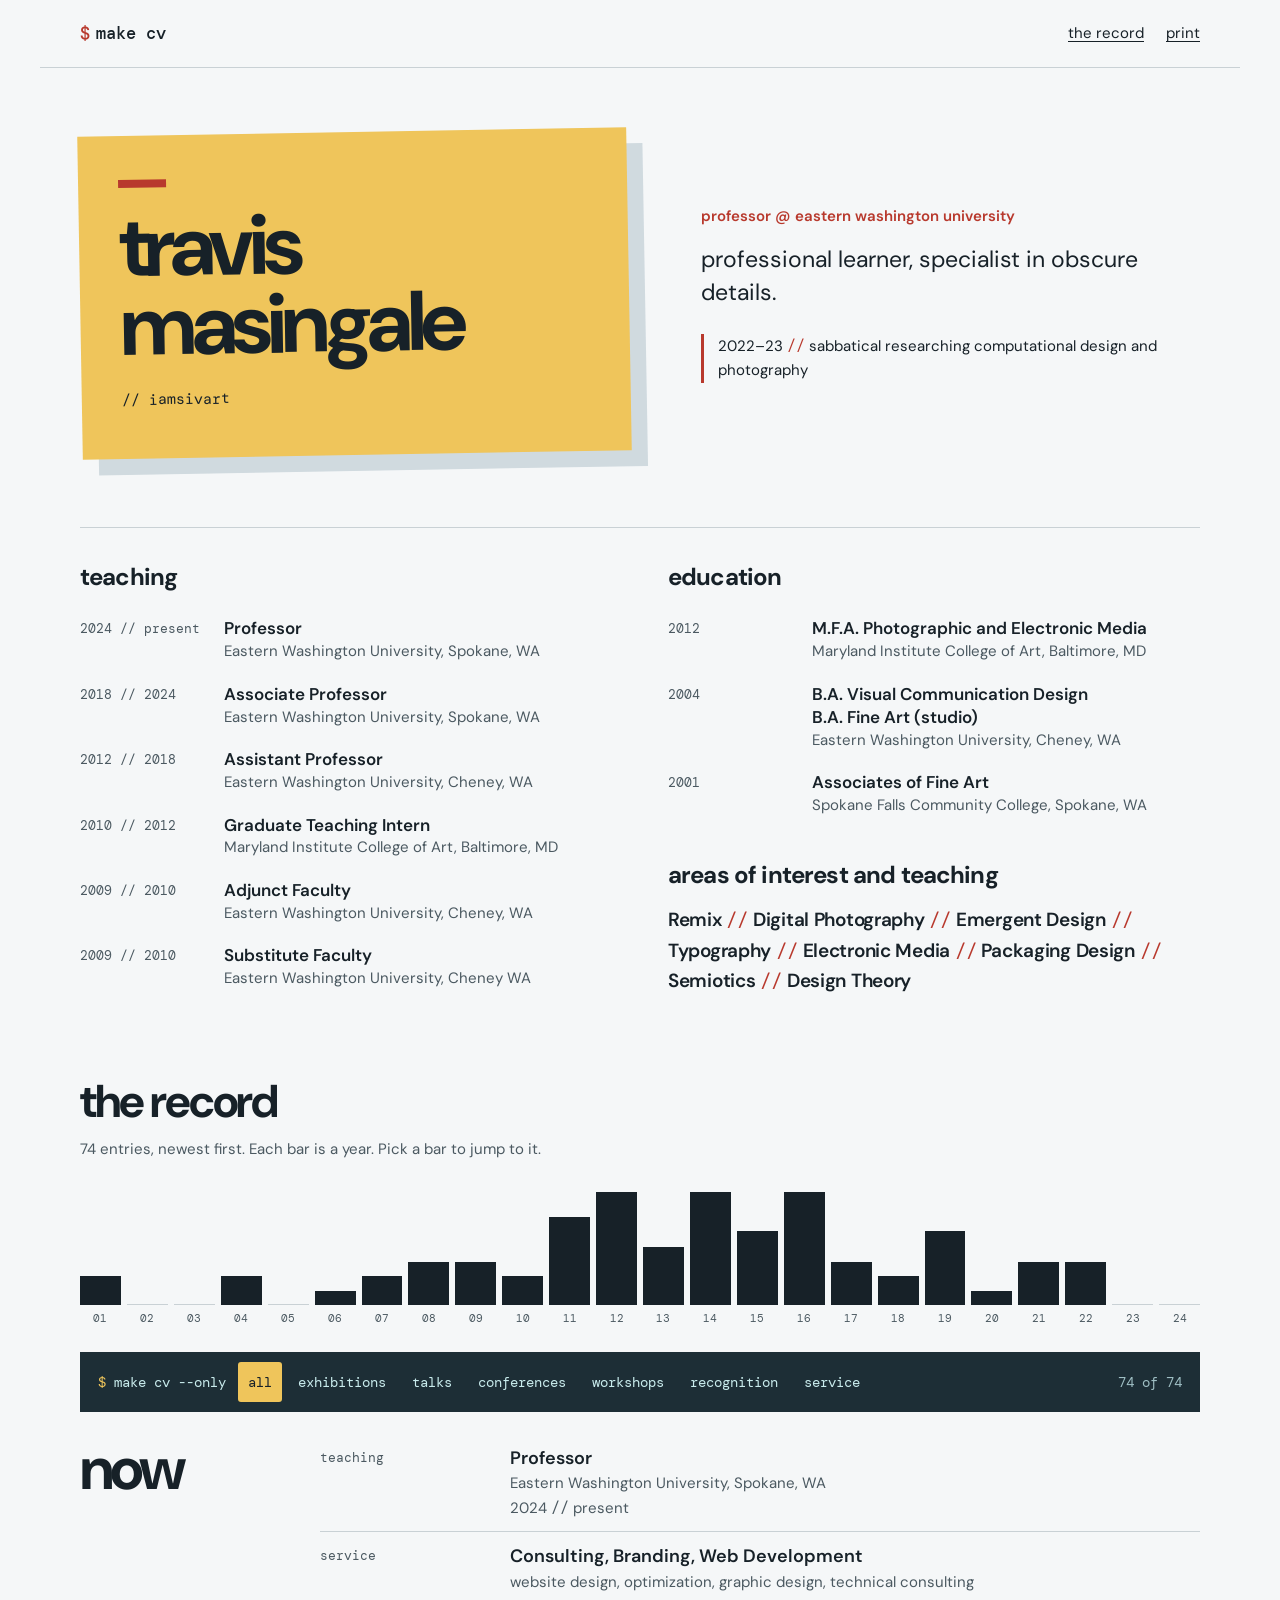
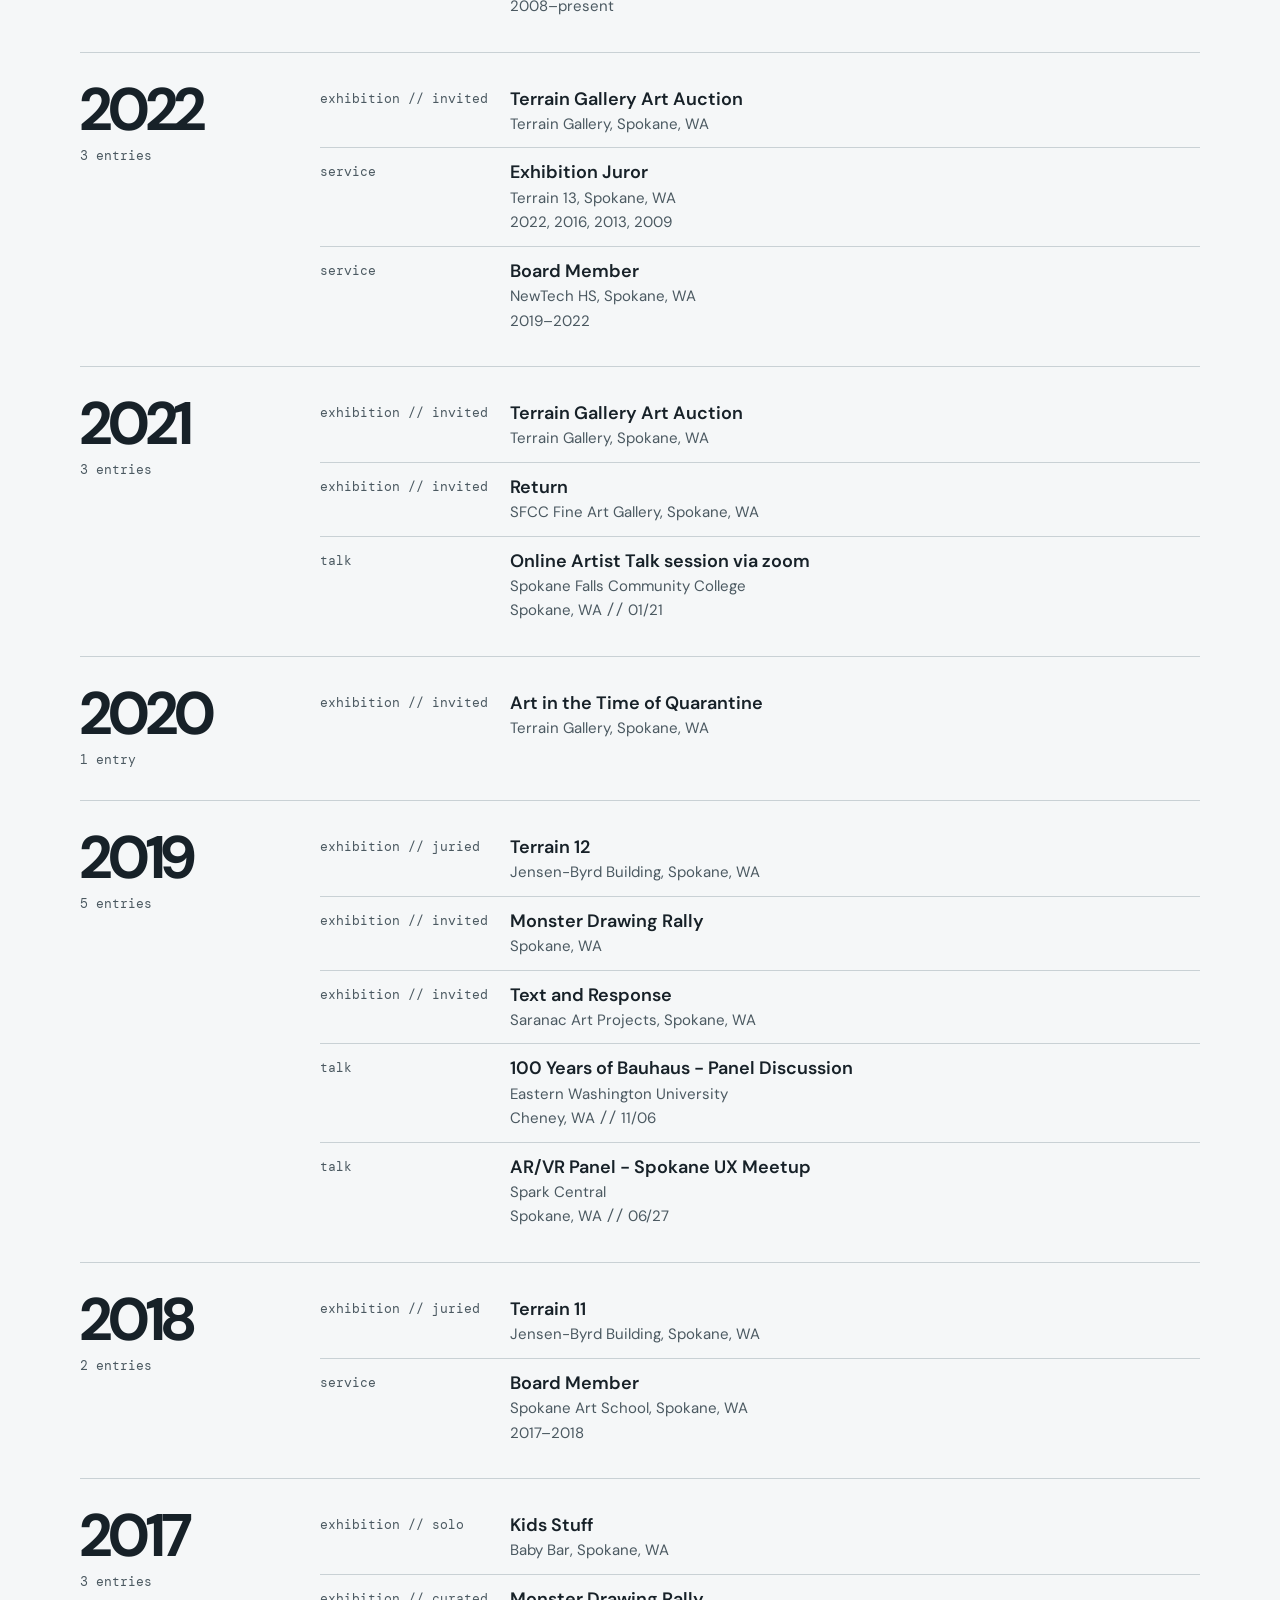
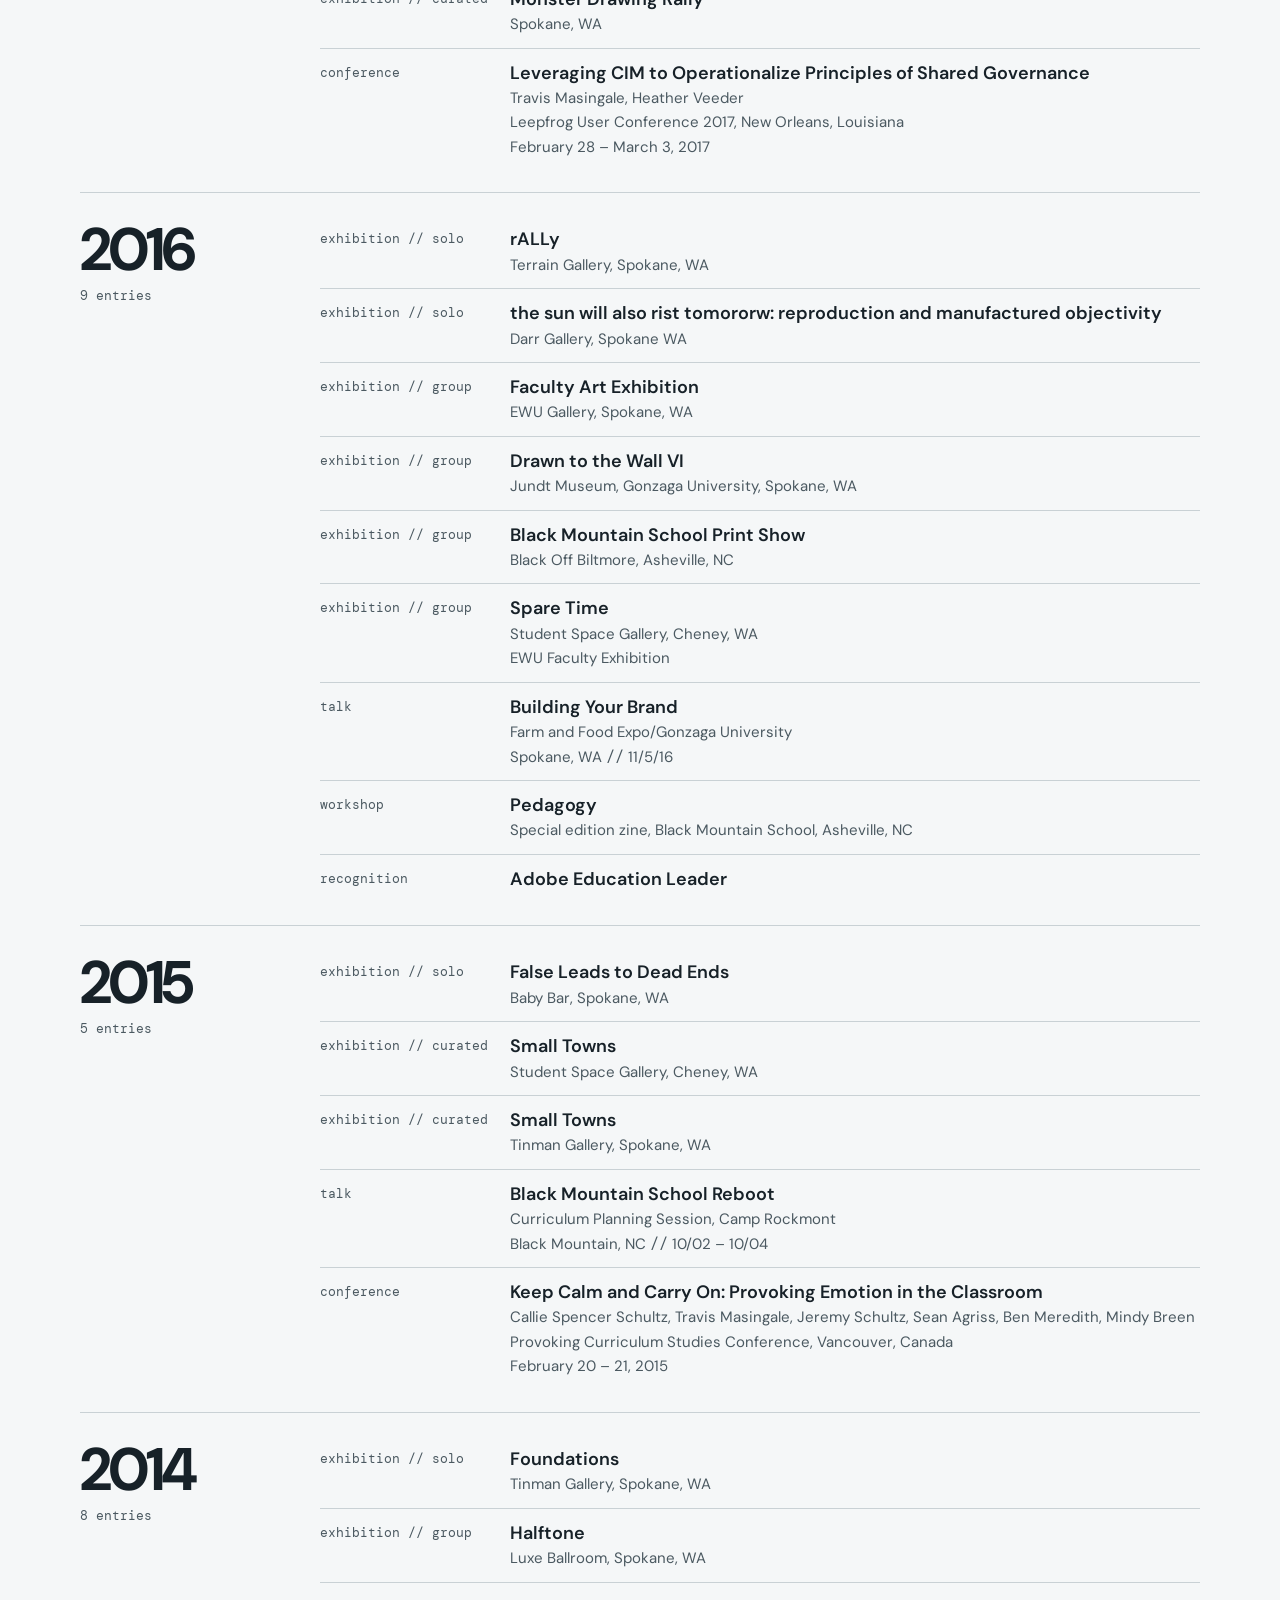
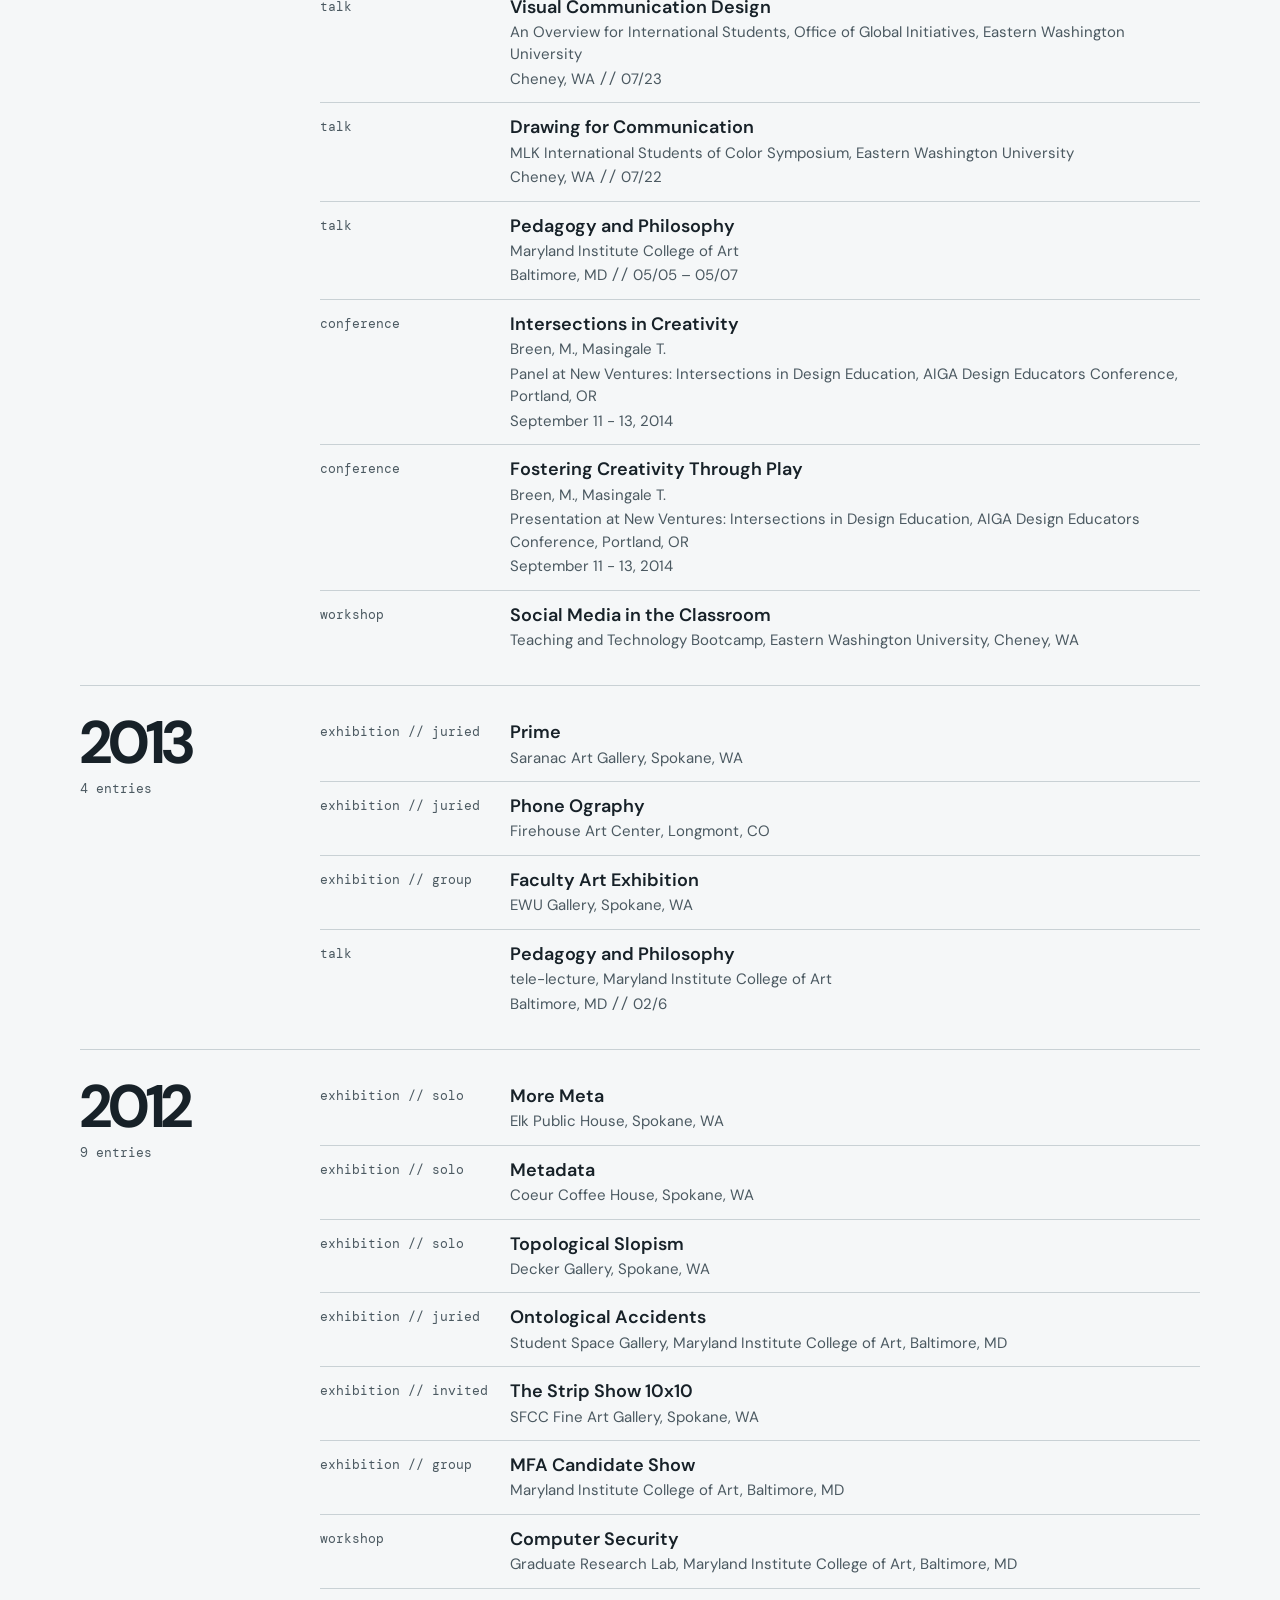
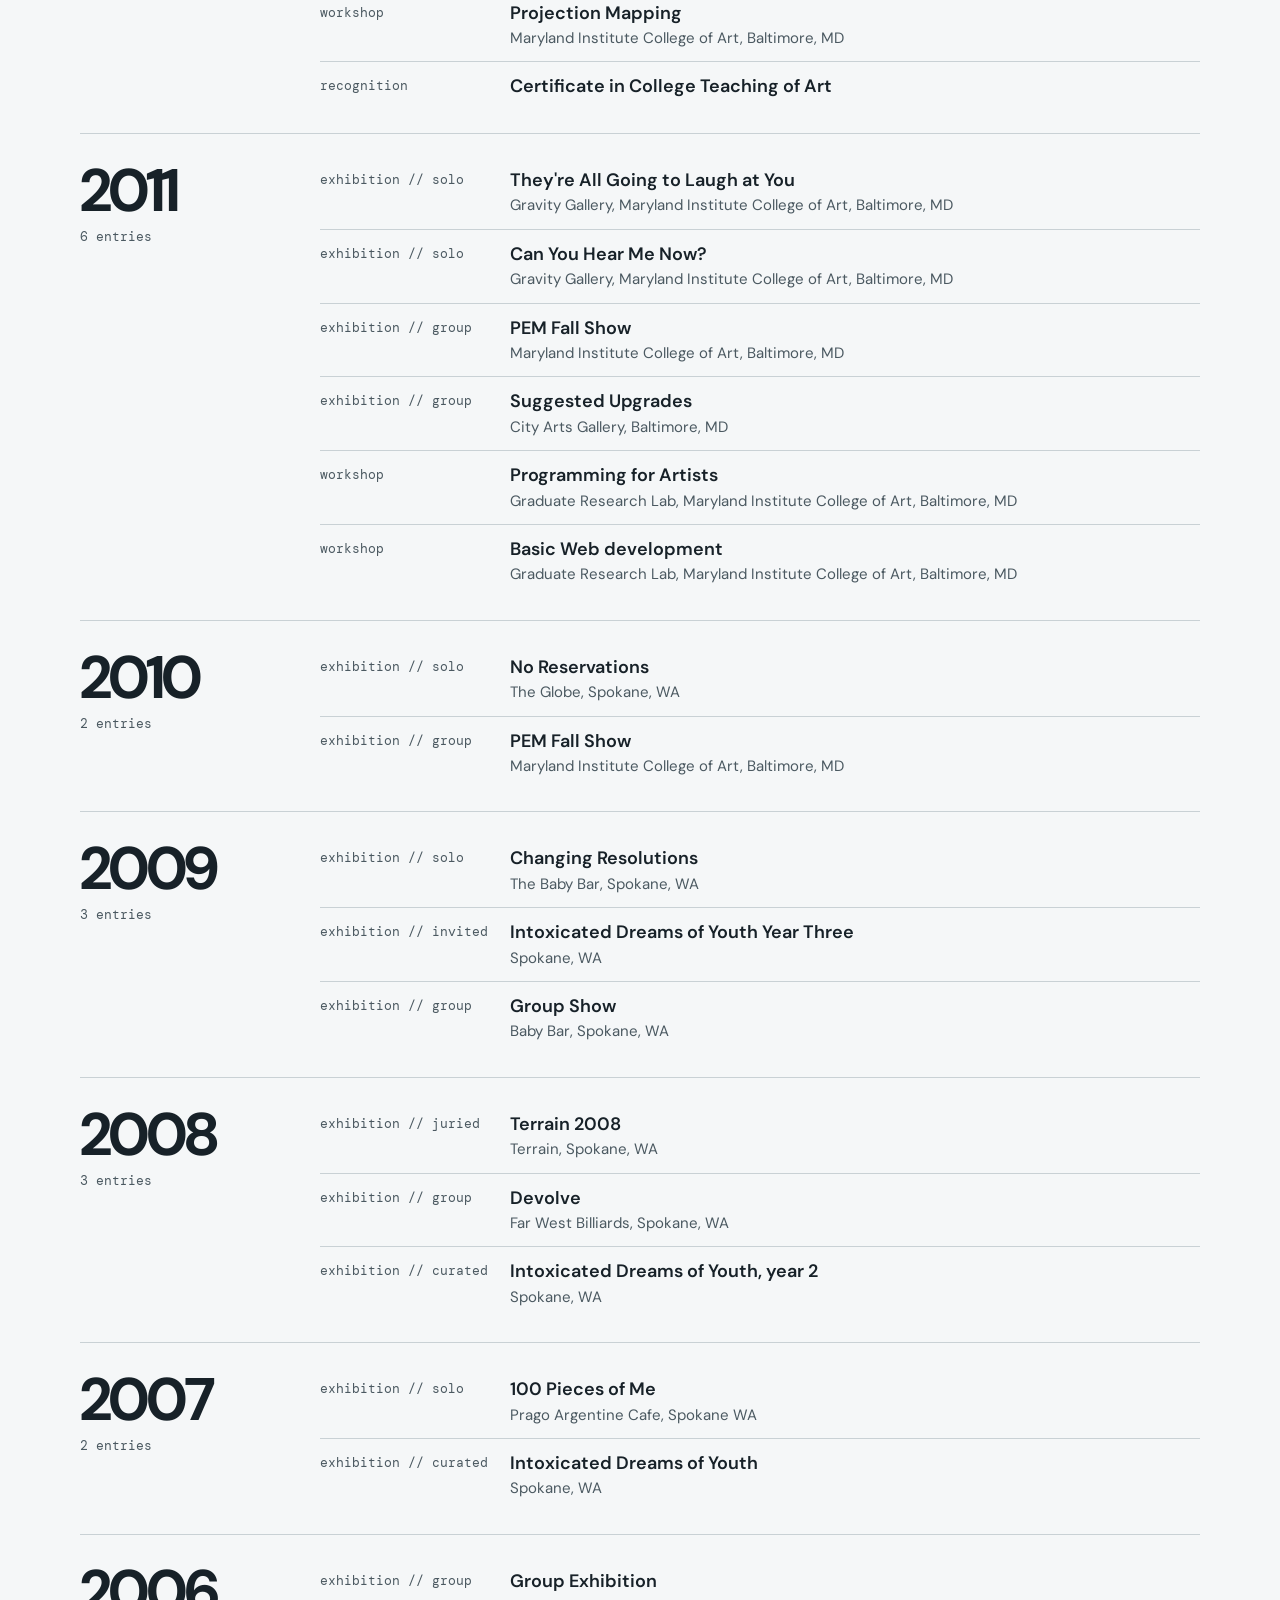
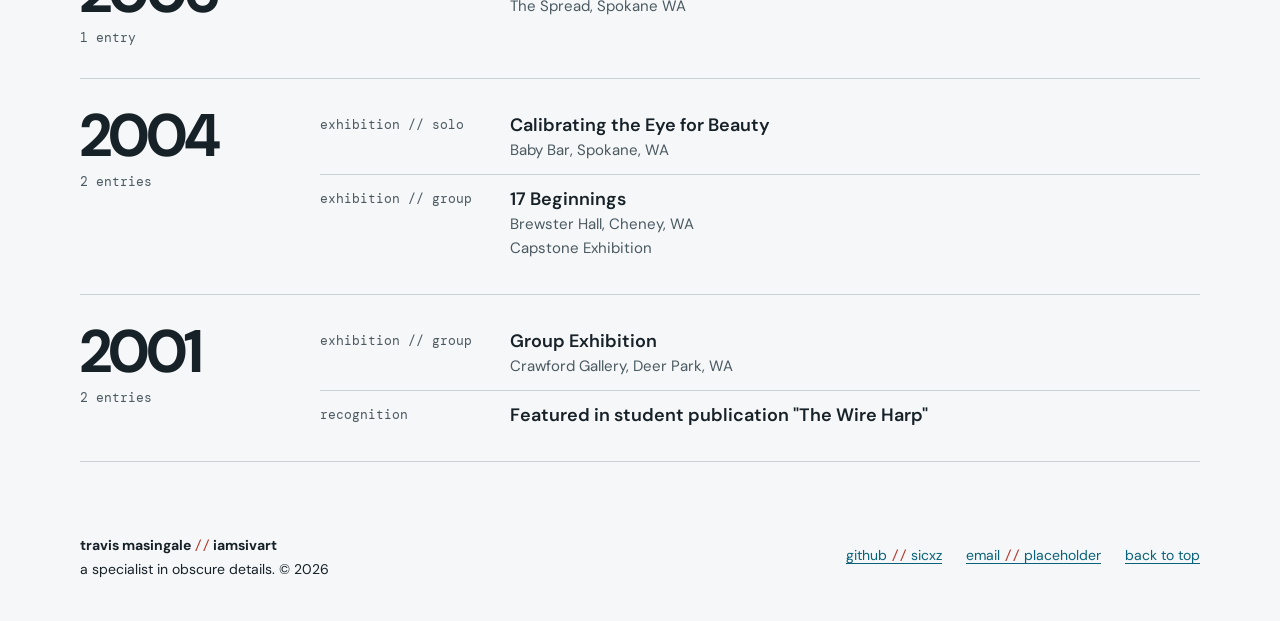
<file: drafts/c-ledger.html>
<!doctype html>
<html lang="en">
<head>
<meta charset="utf-8">
<meta name="viewport" content="width=device-width, initial-scale=1">
<meta name="robots" content="noindex">
<title>travis masingale // iamsivart (draft C)</title>
<meta name="description" content="Travis Masingale. Professor at Eastern Washington University. CV: teaching, talks, exhibitions and service.">
<link rel="preconnect" href="https://fonts.googleapis.com">
<link rel="preconnect" href="https://fonts.gstatic.com" crossorigin>
<link href="https://fonts.googleapis.com/css2?family=DM+Sans:wght@400;500;600;700;800&family=DM+Mono:wght@400;500&display=swap" rel="stylesheet">
<style>
/* Tokens lifted from the DESN 368 light theme (fall2026.css) */
:root {
  --ink: #172128;
  --paper: #f5f7f8;
  --brick: #b8392d;
  --blue: #09627b;
  --line: #c9d1d5;
  --sun: #efc55b;
  --muted: #4b5961;
  --shade: #d0dadf;
  --panel: #1d2e36;
  --sans: 'DM Sans', system-ui, -apple-system, 'Segoe UI', sans-serif;
  --mono: 'DM Mono', ui-monospace, 'SF Mono', Menlo, Consolas, monospace;
}
*, *::before, *::after { box-sizing: border-box; }
html { scroll-behavior: smooth; -webkit-text-size-adjust: 100%; }
body { margin: 0; background: var(--paper); color: var(--ink); font: 17px/1.65 var(--sans); -webkit-font-smoothing: antialiased; }
h1, h2, h3, p, ul, ol, table { margin: 0; }
ul, ol { padding: 0; list-style: none; }
h1, h2, h3 { line-height: 1.12; letter-spacing: -.035em; text-transform: lowercase; }
a { color: var(--blue); text-underline-offset: .2em; text-decoration-thickness: 1px; }
a:hover { color: var(--brick); }
:focus-visible { outline: 3px solid #0756d4; outline-offset: 4px; }
.sl { font-family: var(--mono); font-weight: 400; letter-spacing: 0; color: var(--brick); }
.y .sl, .d .sl, .m .sl { color: inherit; }
.nw { white-space: nowrap; }
.vh { position: absolute; width: 1px; height: 1px; overflow: hidden; clip-path: inset(50%); white-space: nowrap; }
.wordmark { display: inline-block; padding: 14px 0; }
.skip { position: absolute; top: -80px; left: 20px; z-index: 20; padding: 12px; background: #fff; color: var(--ink); }
.skip:focus { top: 12px; }
.button { display: inline-flex; align-items: center; justify-content: center; min-height: 48px; padding: 12px 21px; border: 2px solid var(--ink); border-radius: 3px; background: var(--ink); color: #fff; font: 600 16px/1.2 var(--sans); text-decoration: none; cursor: pointer; }
.button:hover { background: var(--brick); border-color: var(--brick); color: #fff; }
.button.secondary { background: transparent; color: var(--ink); }
.button.secondary:hover { color: #fff; }
.y { font: 13px/1.9 var(--mono); color: var(--muted); white-space: nowrap; }
.t { font-weight: 600; font-size: 18px; line-height: 1.35; }
.d { font-size: 15px; line-height: 1.5; color: var(--muted); }
.m { font-size: 14px; line-height: 1.5; color: var(--muted); }
@media (prefers-reduced-motion: reduce) { html { scroll-behavior: auto; } }
@media print {
  body { background: #fff; font-size: 10.5pt; }
  .no-print { display: none !important; }
  a { color: inherit; text-decoration: none; }
  li, tr { break-inside: avoid; }
  h2, h3 { break-after: avoid; }
  .t { font-size: 10.5pt; }
  .d, .m { font-size: 9pt; }
  .y, .tag { font-size: 8pt; line-height: 1.8; }
}
.wrap { max-width: 1200px; margin: 0 auto; padding: 0 40px; }
.topbar .wrap { display: flex; align-items: center; justify-content: space-between; gap: 24px; min-height: 68px; border-bottom: 1px solid var(--line); }
.wordmark { font: 500 17px/1 var(--mono); color: var(--ink); text-decoration: none; }
.wordmark span { color: var(--brick); margin-right: 6px; }
.topbar nav { display: flex; gap: 22px; font-size: 15px; }
.topbar nav a, .topbar nav button { padding: 12px 0; border: 0; background: none; color: var(--ink); font: inherit; text-decoration: underline; text-decoration-thickness: 1px; text-underline-offset: .2em; cursor: pointer; }
.topbar nav a:hover, .topbar nav button:hover { color: var(--brick); }

.hero { display: grid; grid-template-columns: 1.1fr 1fr; align-items: center; gap: 72px; padding: 64px 0 72px; }
.plate { padding: 44px 40px 48px; background: var(--sun); box-shadow: 16px 16px 0 var(--shade); transform: rotate(-1deg); }
.plate .swatch { display: block; width: 48px; height: 8px; margin-bottom: 20px; background: var(--brick); }
.plate h1 { font-size: clamp(50px, 6.6vw, 92px); line-height: .94; letter-spacing: -.065em; }
.plate p { margin-top: 22px; font: 15px/1.5 var(--mono); }
.plate .sl { color: var(--ink); }
.eyebrow { font-size: 15px; font-weight: 600; color: var(--brick); }
.intro { margin: 14px 0 24px; max-width: 30ch; font-size: 23px; line-height: 1.45; }
.hero-meta { padding-left: 14px; border-left: 3px solid var(--brick); font-size: 15px; }

.base { display: grid; grid-template-columns: 1fr 1fr; gap: 56px; padding: 36px 0 20px; border-top: 1px solid var(--line); }
.base h2 { margin-bottom: 16px; font-size: 24px; }
.base h2:not(:first-child) { margin-top: 36px; }
.base li { display: grid; grid-template-columns: 128px minmax(0, 1fr); gap: 0 16px; padding: 10px 0; }
.base .t { font-size: 17px; }
.areas { font-size: 19px; font-weight: 600; line-height: 1.6; letter-spacing: -.015em; }

.record { padding-top: 56px; }
.record > h2 { font-size: clamp(32px, 3.6vw, 46px); letter-spacing: -.045em; }
.record > .lede { margin-top: 10px; font-size: 15px; color: var(--muted); }
.strip { display: grid; grid-template-columns: repeat(24, minmax(0, 1fr)); align-items: end; gap: 6px; height: 132px; margin-top: 30px; }
.strip a { display: flex; flex-direction: column; justify-content: flex-end; align-items: center; height: 100%; white-space: nowrap; color: var(--muted); font: 11px/1 var(--mono); text-align: center; text-decoration: none; }
.strip a i { display: block; align-self: stretch; min-height: 1px; margin-bottom: 8px; background: var(--ink); transition: height .2s; }
.strip a:hover i, .strip a:focus-visible i { background: var(--brick); }
.strip a.empty { pointer-events: none; }
.strip a.empty i { background: var(--line); }

.cmd { position: sticky; top: 0; z-index: 4; display: flex; flex-wrap: wrap; align-items: center; gap: 4px 6px; margin-top: 28px; padding: 10px 18px; background: var(--panel); color: #c9eced; font: 14px/1 var(--mono); }
.cmd .p { margin-right: 6px; white-space: nowrap; }
.cmd .p b { font-weight: 400; color: var(--sun); }
.cmd button { min-height: 40px; padding: 0 10px; border: 0; border-radius: 3px; background: none; color: #c9eced; font: inherit; cursor: pointer; }
.cmd button:hover { color: #fff; text-decoration: underline; text-underline-offset: .3em; }
.cmd button[aria-pressed="true"] { background: var(--sun); color: var(--ink); }
.cmd output { margin-left: auto; color: #9fbfc4; }

.ledger > li { display: grid; grid-template-columns: 200px minmax(0, 1fr); gap: 0 40px; padding: 30px 0 34px; border-bottom: 1px solid var(--line); scroll-margin-top: 64px; }
.ledger h3 { position: sticky; top: 84px; align-self: start; font-size: 60px; line-height: .9; letter-spacing: -.065em; }
.ledger h3 small { display: block; margin-top: 12px; font: 400 13px/1 var(--mono); letter-spacing: 0; color: var(--muted); }
.ledger ul li { display: grid; grid-template-columns: 170px minmax(0, 1fr); gap: 0 20px; padding: 12px 0; border-bottom: 1px solid var(--line); }
.ledger ul li:first-child { padding-top: 4px; }
.ledger ul li:last-child, .ledger ul li.last { padding-bottom: 0; border-bottom: 0; }
.tag { font: 13px/1.9 var(--mono); color: var(--muted); white-space: nowrap; }
.tag .sl { color: inherit; }
.ledger .d { margin-top: 2px; }
[hidden] { display: none !important; }

.footer { margin-top: 72px; font-size: 14px; }
.footer .wrap { display: flex; justify-content: space-between; flex-wrap: wrap; gap: 20px; padding-bottom: 40px; }
.footer nav { display: flex; flex-wrap: wrap; gap: 8px 24px; }
.footer nav a { padding: 10px 0; }

@media screen and (max-width: 860px) {
  .wrap { padding: 0 20px; }
  .hero { grid-template-columns: 1fr; gap: 40px; padding: 32px 0 48px; }
  .plate { margin-right: 12px; padding: 30px 26px 34px; box-shadow: 10px 10px 0 var(--shade); }
  .base { grid-template-columns: 1fr; gap: 28px; }
  .base li { grid-template-columns: 1fr; }
  .strip { gap: 3px; height: 104px; }
  .strip .lab { visibility: hidden; }
  .strip a:nth-child(5n) .lab, .strip a:first-child .lab { visibility: visible; }
  .cmd { position: static; padding: 12px 14px; }
  .cmd .p { width: 100%; padding: 6px 0 8px; }
  .cmd button { min-height: 44px; }
  .cmd output { width: 100%; margin: 0; padding: 10px 0 6px; }
  .ledger > li { grid-template-columns: 1fr; padding: 24px 0 26px; }
  .ledger h3 { position: static; margin-bottom: 14px; font-size: 44px; }
  .ledger h3 small { display: inline; margin-left: 10px; }
  .ledger ul li { grid-template-columns: 1fr; }
}
@media print {
  .topbar, .strip, .cmd { display: none; }
  .hero { display: block; padding: 0 0 14pt; }
  .plate { padding: 0; background: none; box-shadow: none; transform: none; }
  .plate h1 { font-size: 30pt; }
  .eyebrow { margin-top: 8pt; font-size: 9pt; }
  .intro { margin: 4pt 0 8pt; max-width: none; font-size: 12pt; }
  .hero-meta { font-size: 9pt; }
  .base { padding: 12pt 0; gap: 24pt; }
  .base h2 { margin-bottom: 4pt; font-size: 14pt; }
  .base h2:not(:first-child) { margin-top: 12pt; }
  .base li { grid-template-columns: 70pt 1fr; padding: 3pt 0; }
  .base .t { font-size: 10pt; }
  .areas { font-size: 10.5pt; }
  .record { padding-top: 12pt; }
  .record > h2 { font-size: 18pt; }
  .record > .lede { display: none; }
  .ledger h3 small { margin-top: 4pt; font-size: 7.5pt; }
  .footer { margin-top: 18pt; font-size: 8pt; }
  .ledger > li { display: block; padding: 8pt 0; break-inside: auto; }
  .ledger h3 { position: static; margin-bottom: 3pt; font-size: 14pt; }
  .ledger h3 small { display: inline; margin-left: 6pt; }
  .ledger ul li { grid-template-columns: 110pt 1fr; padding: 3pt 0; }
  [hidden] { display: grid !important; }
}
</style>
</head>
<body>
<a class="skip" href="#main">Skip to content</a>
<header class="topbar no-print">
  <div class="wrap">
    <a class="wordmark" href="#top"><span>$</span>make cv</a>
    <nav aria-label="Page"><a href="#record">the record</a><button type="button" onclick="window.print()">print</button></nav>
  </div>
</header>
<main id="main" class="wrap">
  <section class="hero" id="top">
    <div class="plate">
      <span class="swatch"></span>
      <h1>travis<br>masingale</h1>
      <p>// iamsivart</p>
    </div>
    <div>
      <p class="eyebrow">professor @ eastern washington university</p>
      <p class="intro">professional learner, specialist in obscure details.</p>
      <p class="hero-meta">2022–23 <span class="sl">//</span> sabbatical researching computational design and photography</p>
    </div>
  </section>

  <section class="base" aria-label="Teaching and education">
    <div>
      <h2>teaching</h2>
      <ul><li><span class="y">2024 <span class="sl">//</span> present</span><div><p class="t">Professor</p><p class="d">Eastern Washington University, Spokane, WA</p></div></li><li><span class="y">2018 <span class="sl">//</span> 2024</span><div><p class="t">Associate Professor</p><p class="d">Eastern Washington University, Spokane, WA</p></div></li><li><span class="y">2012 <span class="sl">//</span> 2018</span><div><p class="t">Assistant Professor</p><p class="d">Eastern Washington University, Cheney, WA</p></div></li><li><span class="y">2010 <span class="sl">//</span> 2012</span><div><p class="t">Graduate Teaching Intern</p><p class="d">Maryland Institute College of Art, Baltimore, MD</p></div></li><li><span class="y">2009 <span class="sl">//</span> 2010</span><div><p class="t">Adjunct Faculty</p><p class="d">Eastern Washington University, Cheney, WA</p></div></li><li><span class="y">2009 <span class="sl">//</span> 2010</span><div><p class="t">Substitute Faculty</p><p class="d">Eastern Washington University, Cheney WA</p></div></li></ul>
    </div>
    <div>
      <h2>education</h2>
      <ul><li><time class="y" datetime="2012">2012</time><div><p class="t">M.F.A. Photographic and Electronic Media</p><p class="d">Maryland Institute College of Art, Baltimore, MD</p></div></li><li><time class="y" datetime="2004">2004</time><div><p class="t">B.A. Visual Communication Design<br>B.A. Fine Art (studio)</p><p class="d">Eastern Washington University, Cheney, WA</p></div></li><li><time class="y" datetime="2001">2001</time><div><p class="t">Associates of Fine Art</p><p class="d">Spokane Falls Community College, Spokane, WA</p></div></li></ul>
      <h2>areas of interest and teaching</h2>
      <p class="areas"><span class="nw">Remix <span class="sl">//</span></span> <span class="nw">Digital Photography <span class="sl">//</span></span> <span class="nw">Emergent Design <span class="sl">//</span></span> <span class="nw">Typography <span class="sl">//</span></span> <span class="nw">Electronic Media <span class="sl">//</span></span> <span class="nw">Packaging Design <span class="sl">//</span></span> <span class="nw">Semiotics <span class="sl">//</span></span> Design Theory</p>
    </div>
  </section>

  <section class="record" id="record">
    <h2>the record</h2>
    <p class="lede">74 entries, newest first. Each bar is a year. Pick a bar to jump to it.</p>
    <nav class="strip no-print" aria-label="Jump to year">
      <a href="#y2001" data-counts='{"exhibitions":1,"talks":0,"conferences":0,"workshops":0,"recognition":1,"service":0}'><i style="height:22%"></i><span class="lab" aria-hidden="true">01</span><span class="vh">2001, 2 entries</span></a>
      <a href="#y2002" class="empty" tabindex="-1" aria-hidden="true" data-counts='{"exhibitions":0,"talks":0,"conferences":0,"workshops":0,"recognition":0,"service":0}'><i style="height:0%"></i><span class="lab" aria-hidden="true">02</span><span class="vh">2002, 0 entries</span></a>
      <a href="#y2003" class="empty" tabindex="-1" aria-hidden="true" data-counts='{"exhibitions":0,"talks":0,"conferences":0,"workshops":0,"recognition":0,"service":0}'><i style="height:0%"></i><span class="lab" aria-hidden="true">03</span><span class="vh">2003, 0 entries</span></a>
      <a href="#y2004" data-counts='{"exhibitions":2,"talks":0,"conferences":0,"workshops":0,"recognition":0,"service":0}'><i style="height:22%"></i><span class="lab" aria-hidden="true">04</span><span class="vh">2004, 2 entries</span></a>
      <a href="#y2005" class="empty" tabindex="-1" aria-hidden="true" data-counts='{"exhibitions":0,"talks":0,"conferences":0,"workshops":0,"recognition":0,"service":0}'><i style="height:0%"></i><span class="lab" aria-hidden="true">05</span><span class="vh">2005, 0 entries</span></a>
      <a href="#y2006" data-counts='{"exhibitions":1,"talks":0,"conferences":0,"workshops":0,"recognition":0,"service":0}'><i style="height:11%"></i><span class="lab" aria-hidden="true">06</span><span class="vh">2006, 1 entry</span></a>
      <a href="#y2007" data-counts='{"exhibitions":2,"talks":0,"conferences":0,"workshops":0,"recognition":0,"service":0}'><i style="height:22%"></i><span class="lab" aria-hidden="true">07</span><span class="vh">2007, 2 entries</span></a>
      <a href="#y2008" data-counts='{"exhibitions":3,"talks":0,"conferences":0,"workshops":0,"recognition":0,"service":0}'><i style="height:33%"></i><span class="lab" aria-hidden="true">08</span><span class="vh">2008, 3 entries</span></a>
      <a href="#y2009" data-counts='{"exhibitions":3,"talks":0,"conferences":0,"workshops":0,"recognition":0,"service":0}'><i style="height:33%"></i><span class="lab" aria-hidden="true">09</span><span class="vh">2009, 3 entries</span></a>
      <a href="#y2010" data-counts='{"exhibitions":2,"talks":0,"conferences":0,"workshops":0,"recognition":0,"service":0}'><i style="height:22%"></i><span class="lab" aria-hidden="true">10</span><span class="vh">2010, 2 entries</span></a>
      <a href="#y2011" data-counts='{"exhibitions":4,"talks":0,"conferences":0,"workshops":2,"recognition":0,"service":0}'><i style="height:67%"></i><span class="lab" aria-hidden="true">11</span><span class="vh">2011, 6 entries</span></a>
      <a href="#y2012" data-counts='{"exhibitions":6,"talks":0,"conferences":0,"workshops":2,"recognition":1,"service":0}'><i style="height:100%"></i><span class="lab" aria-hidden="true">12</span><span class="vh">2012, 9 entries</span></a>
      <a href="#y2013" data-counts='{"exhibitions":3,"talks":1,"conferences":0,"workshops":0,"recognition":0,"service":0}'><i style="height:44%"></i><span class="lab" aria-hidden="true">13</span><span class="vh">2013, 4 entries</span></a>
      <a href="#y2014" data-counts='{"exhibitions":2,"talks":3,"conferences":2,"workshops":1,"recognition":0,"service":0}'><i style="height:89%"></i><span class="lab" aria-hidden="true">14</span><span class="vh">2014, 8 entries</span></a>
      <a href="#y2015" data-counts='{"exhibitions":3,"talks":1,"conferences":1,"workshops":0,"recognition":0,"service":0}'><i style="height:56%"></i><span class="lab" aria-hidden="true">15</span><span class="vh">2015, 5 entries</span></a>
      <a href="#y2016" data-counts='{"exhibitions":6,"talks":1,"conferences":0,"workshops":1,"recognition":1,"service":0}'><i style="height:100%"></i><span class="lab" aria-hidden="true">16</span><span class="vh">2016, 9 entries</span></a>
      <a href="#y2017" data-counts='{"exhibitions":2,"talks":0,"conferences":1,"workshops":0,"recognition":0,"service":0}'><i style="height:33%"></i><span class="lab" aria-hidden="true">17</span><span class="vh">2017, 3 entries</span></a>
      <a href="#y2018" data-counts='{"exhibitions":1,"talks":0,"conferences":0,"workshops":0,"recognition":0,"service":1}'><i style="height:22%"></i><span class="lab" aria-hidden="true">18</span><span class="vh">2018, 2 entries</span></a>
      <a href="#y2019" data-counts='{"exhibitions":3,"talks":2,"conferences":0,"workshops":0,"recognition":0,"service":0}'><i style="height:56%"></i><span class="lab" aria-hidden="true">19</span><span class="vh">2019, 5 entries</span></a>
      <a href="#y2020" data-counts='{"exhibitions":1,"talks":0,"conferences":0,"workshops":0,"recognition":0,"service":0}'><i style="height:11%"></i><span class="lab" aria-hidden="true">20</span><span class="vh">2020, 1 entry</span></a>
      <a href="#y2021" data-counts='{"exhibitions":2,"talks":1,"conferences":0,"workshops":0,"recognition":0,"service":0}'><i style="height:33%"></i><span class="lab" aria-hidden="true">21</span><span class="vh">2021, 3 entries</span></a>
      <a href="#y2022" data-counts='{"exhibitions":1,"talks":0,"conferences":0,"workshops":0,"recognition":0,"service":2}'><i style="height:33%"></i><span class="lab" aria-hidden="true">22</span><span class="vh">2022, 3 entries</span></a>
      <a href="#y2023" class="empty" tabindex="-1" aria-hidden="true" data-counts='{"exhibitions":0,"talks":0,"conferences":0,"workshops":0,"recognition":0,"service":0}'><i style="height:0%"></i><span class="lab" aria-hidden="true">23</span><span class="vh">2023, 0 entries</span></a>
      <a href="#y2024" class="empty" tabindex="-1" aria-hidden="true" data-counts='{"exhibitions":0,"talks":0,"conferences":0,"workshops":0,"recognition":0,"service":0}'><i style="height:0%"></i><span class="lab" aria-hidden="true">24</span><span class="vh">2024, 0 entries</span></a>
    </nav>
    <div class="cmd no-print" role="group" aria-label="Filter the record">
      <span class="p"><b>$</b> make cv --only</span>
      <button type="button" aria-pressed="true" data-f="all">all</button>
      <button type="button" aria-pressed="false" data-f="exhibitions">exhibitions</button>
      <button type="button" aria-pressed="false" data-f="talks">talks</button>
      <button type="button" aria-pressed="false" data-f="conferences">conferences</button>
      <button type="button" aria-pressed="false" data-f="workshops">workshops</button>
      <button type="button" aria-pressed="false" data-f="recognition">recognition</button>
      <button type="button" aria-pressed="false" data-f="service">service</button>
      <output aria-live="polite">74 of 74</output>
    </div>
    <ol class="ledger">
      <li id="now"><h3>now</h3><ul><li data-kind="teaching"><p class="tag">teaching</p><div><p class="t">Professor</p><p class="d">Eastern Washington University, Spokane, WA</p><p class="d">2024 <span class="sl">//</span> present</p></div></li><li data-kind="service"><p class="tag">service</p><div><p class="t">Consulting, Branding, Web Development</p><p class="d">website design, optimization, graphic design, technical consulting</p><p class="d">2008–present</p></div></li></ul></li>
      <li id="y2022"><h3>2022<small>3 entries</small></h3><ul><li data-kind="exhibitions"><p class="tag">exhibition <span class="sl">//</span> invited</p><div><p class="t">Terrain Gallery Art Auction</p><p class="d">Terrain Gallery, Spokane, WA</p></div></li><li data-kind="service"><p class="tag">service</p><div><p class="t">Exhibition Juror</p><p class="d">Terrain 13, Spokane, WA</p><p class="d">2022, 2016, 2013, 2009</p></div></li><li data-kind="service"><p class="tag">service</p><div><p class="t">Board Member</p><p class="d">NewTech HS, Spokane, WA</p><p class="d">2019–2022</p></div></li></ul></li>
      <li id="y2021"><h3>2021<small>3 entries</small></h3><ul><li data-kind="exhibitions"><p class="tag">exhibition <span class="sl">//</span> invited</p><div><p class="t">Terrain Gallery Art Auction</p><p class="d">Terrain Gallery, Spokane, WA</p></div></li><li data-kind="exhibitions"><p class="tag">exhibition <span class="sl">//</span> invited</p><div><p class="t">Return</p><p class="d">SFCC Fine Art Gallery, Spokane, WA</p></div></li><li data-kind="talks"><p class="tag">talk</p><div><p class="t">Online Artist Talk session via zoom</p><p class="d">Spokane Falls Community College</p><p class="d">Spokane, WA <span class="sl">//</span> 01/21</p></div></li></ul></li>
      <li id="y2020"><h3>2020<small>1 entry</small></h3><ul><li data-kind="exhibitions"><p class="tag">exhibition <span class="sl">//</span> invited</p><div><p class="t">Art in the Time of Quarantine</p><p class="d">Terrain Gallery, Spokane, WA</p></div></li></ul></li>
      <li id="y2019"><h3>2019<small>5 entries</small></h3><ul><li data-kind="exhibitions"><p class="tag">exhibition <span class="sl">//</span> juried</p><div><p class="t">Terrain 12</p><p class="d">Jensen-Byrd Building, Spokane, WA</p></div></li><li data-kind="exhibitions"><p class="tag">exhibition <span class="sl">//</span> invited</p><div><p class="t">Monster Drawing Rally</p><p class="d">Spokane, WA</p></div></li><li data-kind="exhibitions"><p class="tag">exhibition <span class="sl">//</span> invited</p><div><p class="t">Text and Response</p><p class="d">Saranac Art Projects, Spokane, WA</p></div></li><li data-kind="talks"><p class="tag">talk</p><div><p class="t">100 Years of Bauhaus - Panel Discussion</p><p class="d">Eastern Washington University</p><p class="d">Cheney, WA <span class="sl">//</span> 11/06</p></div></li><li data-kind="talks"><p class="tag">talk</p><div><p class="t">AR/VR Panel - Spokane UX Meetup</p><p class="d">Spark Central</p><p class="d">Spokane, WA <span class="sl">//</span> 06/27</p></div></li></ul></li>
      <li id="y2018"><h3>2018<small>2 entries</small></h3><ul><li data-kind="exhibitions"><p class="tag">exhibition <span class="sl">//</span> juried</p><div><p class="t">Terrain 11</p><p class="d">Jensen-Byrd Building, Spokane, WA</p></div></li><li data-kind="service"><p class="tag">service</p><div><p class="t">Board Member</p><p class="d">Spokane Art School, Spokane, WA</p><p class="d">2017–2018</p></div></li></ul></li>
      <li id="y2017"><h3>2017<small>3 entries</small></h3><ul><li data-kind="exhibitions"><p class="tag">exhibition <span class="sl">//</span> solo</p><div><p class="t">Kids Stuff</p><p class="d">Baby Bar, Spokane, WA</p></div></li><li data-kind="exhibitions"><p class="tag">exhibition <span class="sl">//</span> curated</p><div><p class="t">Monster Drawing Rally</p><p class="d">Spokane, WA</p></div></li><li data-kind="conferences"><p class="tag">conference</p><div><p class="t">Leveraging CIM to Operationalize Principles of Shared Governance</p><p class="d">Travis Masingale, Heather Veeder</p><p class="d">Leepfrog User Conference 2017, New Orleans, Louisiana</p><p class="d">February 28 – March 3, 2017</p></div></li></ul></li>
      <li id="y2016"><h3>2016<small>9 entries</small></h3><ul><li data-kind="exhibitions"><p class="tag">exhibition <span class="sl">//</span> solo</p><div><p class="t">rALLy</p><p class="d">Terrain Gallery, Spokane, WA</p></div></li><li data-kind="exhibitions"><p class="tag">exhibition <span class="sl">//</span> solo</p><div><p class="t">the sun will also rist tomororw: reproduction and manufactured objectivity</p><p class="d">Darr Gallery, Spokane WA</p></div></li><li data-kind="exhibitions"><p class="tag">exhibition <span class="sl">//</span> group</p><div><p class="t">Faculty Art Exhibition</p><p class="d">EWU Gallery, Spokane, WA</p></div></li><li data-kind="exhibitions"><p class="tag">exhibition <span class="sl">//</span> group</p><div><p class="t">Drawn to the Wall VI</p><p class="d">Jundt Museum, Gonzaga University, Spokane, WA</p></div></li><li data-kind="exhibitions"><p class="tag">exhibition <span class="sl">//</span> group</p><div><p class="t">Black Mountain School Print Show</p><p class="d">Black Off Biltmore, Asheville, NC</p></div></li><li data-kind="exhibitions"><p class="tag">exhibition <span class="sl">//</span> group</p><div><p class="t">Spare Time</p><p class="d">Student Space Gallery, Cheney, WA</p><p class="d">EWU Faculty Exhibition</p></div></li><li data-kind="talks"><p class="tag">talk</p><div><p class="t">Building Your Brand</p><p class="d">Farm and Food Expo/Gonzaga University</p><p class="d">Spokane, WA <span class="sl">//</span> 11/5/16</p></div></li><li data-kind="workshops"><p class="tag">workshop</p><div><p class="t">Pedagogy</p><p class="d">Special edition zine, Black Mountain School, Asheville, NC</p></div></li><li data-kind="recognition"><p class="tag">recognition</p><div><p class="t">Adobe Education Leader</p></div></li></ul></li>
      <li id="y2015"><h3>2015<small>5 entries</small></h3><ul><li data-kind="exhibitions"><p class="tag">exhibition <span class="sl">//</span> solo</p><div><p class="t">False Leads to Dead Ends</p><p class="d">Baby Bar, Spokane, WA</p></div></li><li data-kind="exhibitions"><p class="tag">exhibition <span class="sl">//</span> curated</p><div><p class="t">Small Towns</p><p class="d">Student Space Gallery, Cheney, WA</p></div></li><li data-kind="exhibitions"><p class="tag">exhibition <span class="sl">//</span> curated</p><div><p class="t">Small Towns</p><p class="d">Tinman Gallery, Spokane, WA</p></div></li><li data-kind="talks"><p class="tag">talk</p><div><p class="t">Black Mountain School Reboot</p><p class="d">Curriculum Planning Session, Camp Rockmont</p><p class="d">Black Mountain, NC <span class="sl">//</span> 10/02 – 10/04</p></div></li><li data-kind="conferences"><p class="tag">conference</p><div><p class="t">Keep Calm and Carry On: Provoking Emotion in the Classroom</p><p class="d">Callie Spencer Schultz, Travis Masingale, Jeremy Schultz, Sean Agriss, Ben Meredith, Mindy Breen</p><p class="d">Provoking Curriculum Studies Conference, Vancouver, Canada</p><p class="d">February 20 – 21, 2015</p></div></li></ul></li>
      <li id="y2014"><h3>2014<small>8 entries</small></h3><ul><li data-kind="exhibitions"><p class="tag">exhibition <span class="sl">//</span> solo</p><div><p class="t">Foundations</p><p class="d">Tinman Gallery, Spokane, WA</p></div></li><li data-kind="exhibitions"><p class="tag">exhibition <span class="sl">//</span> group</p><div><p class="t">Halftone</p><p class="d">Luxe Ballroom, Spokane, WA</p></div></li><li data-kind="talks"><p class="tag">talk</p><div><p class="t">Visual Communication Design</p><p class="d">An Overview for International Students, Office of Global Initiatives, Eastern Washington University</p><p class="d">Cheney, WA <span class="sl">//</span> 07/23</p></div></li><li data-kind="talks"><p class="tag">talk</p><div><p class="t">Drawing for Communication</p><p class="d">MLK International Students of Color Symposium, Eastern Washington University</p><p class="d">Cheney, WA <span class="sl">//</span> 07/22</p></div></li><li data-kind="talks"><p class="tag">talk</p><div><p class="t">Pedagogy and Philosophy</p><p class="d">Maryland Institute College of Art</p><p class="d">Baltimore, MD <span class="sl">//</span> 05/05 – 05/07</p></div></li><li data-kind="conferences"><p class="tag">conference</p><div><p class="t">Intersections in Creativity</p><p class="d">Breen, M., Masingale T.</p><p class="d">Panel at New Ventures: Intersections in Design Education, AIGA Design Educators Conference, Portland, OR</p><p class="d">September 11 - 13, 2014</p></div></li><li data-kind="conferences"><p class="tag">conference</p><div><p class="t">Fostering Creativity Through Play</p><p class="d">Breen, M., Masingale T.</p><p class="d">Presentation at New Ventures: Intersections in Design Education, AIGA Design Educators Conference, Portland, OR</p><p class="d">September 11 - 13, 2014</p></div></li><li data-kind="workshops"><p class="tag">workshop</p><div><p class="t">Social Media in the Classroom</p><p class="d">Teaching and Technology Bootcamp, Eastern Washington University, Cheney, WA</p></div></li></ul></li>
      <li id="y2013"><h3>2013<small>4 entries</small></h3><ul><li data-kind="exhibitions"><p class="tag">exhibition <span class="sl">//</span> juried</p><div><p class="t">Prime</p><p class="d">Saranac Art Gallery, Spokane, WA</p></div></li><li data-kind="exhibitions"><p class="tag">exhibition <span class="sl">//</span> juried</p><div><p class="t">Phone Ography</p><p class="d">Firehouse Art Center, Longmont, CO</p></div></li><li data-kind="exhibitions"><p class="tag">exhibition <span class="sl">//</span> group</p><div><p class="t">Faculty Art Exhibition</p><p class="d">EWU Gallery, Spokane, WA</p></div></li><li data-kind="talks"><p class="tag">talk</p><div><p class="t">Pedagogy and Philosophy</p><p class="d">tele-lecture, Maryland Institute College of Art</p><p class="d">Baltimore, MD <span class="sl">//</span> 02/6</p></div></li></ul></li>
      <li id="y2012"><h3>2012<small>9 entries</small></h3><ul><li data-kind="exhibitions"><p class="tag">exhibition <span class="sl">//</span> solo</p><div><p class="t">More Meta</p><p class="d">Elk Public House, Spokane, WA</p></div></li><li data-kind="exhibitions"><p class="tag">exhibition <span class="sl">//</span> solo</p><div><p class="t">Metadata</p><p class="d">Coeur Coffee House, Spokane, WA</p></div></li><li data-kind="exhibitions"><p class="tag">exhibition <span class="sl">//</span> solo</p><div><p class="t">Topological Slopism</p><p class="d">Decker Gallery, Spokane, WA</p></div></li><li data-kind="exhibitions"><p class="tag">exhibition <span class="sl">//</span> juried</p><div><p class="t">Ontological Accidents</p><p class="d">Student Space Gallery, Maryland Institute College of Art, Baltimore, MD</p></div></li><li data-kind="exhibitions"><p class="tag">exhibition <span class="sl">//</span> invited</p><div><p class="t">The Strip Show 10x10</p><p class="d">SFCC Fine Art Gallery, Spokane, WA</p></div></li><li data-kind="exhibitions"><p class="tag">exhibition <span class="sl">//</span> group</p><div><p class="t">MFA Candidate Show</p><p class="d">Maryland Institute College of Art, Baltimore, MD</p></div></li><li data-kind="workshops"><p class="tag">workshop</p><div><p class="t">Computer Security</p><p class="d">Graduate Research Lab, Maryland Institute College of Art, Baltimore, MD</p></div></li><li data-kind="workshops"><p class="tag">workshop</p><div><p class="t">Projection Mapping</p><p class="d">Maryland Institute College of Art, Baltimore, MD</p></div></li><li data-kind="recognition"><p class="tag">recognition</p><div><p class="t">Certificate in College Teaching of Art</p></div></li></ul></li>
      <li id="y2011"><h3>2011<small>6 entries</small></h3><ul><li data-kind="exhibitions"><p class="tag">exhibition <span class="sl">//</span> solo</p><div><p class="t">They're All Going to Laugh at You</p><p class="d">Gravity Gallery, Maryland Institute College of Art, Baltimore, MD</p></div></li><li data-kind="exhibitions"><p class="tag">exhibition <span class="sl">//</span> solo</p><div><p class="t">Can You Hear Me Now?</p><p class="d">Gravity Gallery, Maryland Institute College of Art, Baltimore, MD</p></div></li><li data-kind="exhibitions"><p class="tag">exhibition <span class="sl">//</span> group</p><div><p class="t">PEM Fall Show</p><p class="d">Maryland Institute College of Art, Baltimore, MD</p></div></li><li data-kind="exhibitions"><p class="tag">exhibition <span class="sl">//</span> group</p><div><p class="t">Suggested Upgrades</p><p class="d">City Arts Gallery, Baltimore, MD</p></div></li><li data-kind="workshops"><p class="tag">workshop</p><div><p class="t">Programming for Artists</p><p class="d">Graduate Research Lab, Maryland Institute College of Art, Baltimore, MD</p></div></li><li data-kind="workshops"><p class="tag">workshop</p><div><p class="t">Basic Web development</p><p class="d">Graduate Research Lab, Maryland Institute College of Art, Baltimore, MD</p></div></li></ul></li>
      <li id="y2010"><h3>2010<small>2 entries</small></h3><ul><li data-kind="exhibitions"><p class="tag">exhibition <span class="sl">//</span> solo</p><div><p class="t">No Reservations</p><p class="d">The Globe, Spokane, WA</p></div></li><li data-kind="exhibitions"><p class="tag">exhibition <span class="sl">//</span> group</p><div><p class="t">PEM Fall Show</p><p class="d">Maryland Institute College of Art, Baltimore, MD</p></div></li></ul></li>
      <li id="y2009"><h3>2009<small>3 entries</small></h3><ul><li data-kind="exhibitions"><p class="tag">exhibition <span class="sl">//</span> solo</p><div><p class="t">Changing Resolutions</p><p class="d">The Baby Bar, Spokane, WA</p></div></li><li data-kind="exhibitions"><p class="tag">exhibition <span class="sl">//</span> invited</p><div><p class="t">Intoxicated Dreams of Youth Year Three</p><p class="d">Spokane, WA</p></div></li><li data-kind="exhibitions"><p class="tag">exhibition <span class="sl">//</span> group</p><div><p class="t">Group Show</p><p class="d">Baby Bar, Spokane, WA</p></div></li></ul></li>
      <li id="y2008"><h3>2008<small>3 entries</small></h3><ul><li data-kind="exhibitions"><p class="tag">exhibition <span class="sl">//</span> juried</p><div><p class="t">Terrain 2008</p><p class="d">Terrain, Spokane, WA</p></div></li><li data-kind="exhibitions"><p class="tag">exhibition <span class="sl">//</span> group</p><div><p class="t">Devolve</p><p class="d">Far West Billiards, Spokane, WA</p></div></li><li data-kind="exhibitions"><p class="tag">exhibition <span class="sl">//</span> curated</p><div><p class="t">Intoxicated Dreams of Youth, year 2</p><p class="d">Spokane, WA</p></div></li></ul></li>
      <li id="y2007"><h3>2007<small>2 entries</small></h3><ul><li data-kind="exhibitions"><p class="tag">exhibition <span class="sl">//</span> solo</p><div><p class="t">100 Pieces of Me</p><p class="d">Prago Argentine Cafe, Spokane WA</p></div></li><li data-kind="exhibitions"><p class="tag">exhibition <span class="sl">//</span> curated</p><div><p class="t">Intoxicated Dreams of Youth</p><p class="d">Spokane, WA</p></div></li></ul></li>
      <li id="y2006"><h3>2006<small>1 entry</small></h3><ul><li data-kind="exhibitions"><p class="tag">exhibition <span class="sl">//</span> group</p><div><p class="t">Group Exhibition</p><p class="d">The Spread, Spokane WA</p></div></li></ul></li>
      <li id="y2004"><h3>2004<small>2 entries</small></h3><ul><li data-kind="exhibitions"><p class="tag">exhibition <span class="sl">//</span> solo</p><div><p class="t">Calibrating the Eye for Beauty</p><p class="d">Baby Bar, Spokane, WA</p></div></li><li data-kind="exhibitions"><p class="tag">exhibition <span class="sl">//</span> group</p><div><p class="t">17 Beginnings</p><p class="d">Brewster Hall, Cheney, WA</p><p class="d">Capstone Exhibition</p></div></li></ul></li>
      <li id="y2001"><h3>2001<small>2 entries</small></h3><ul><li data-kind="exhibitions"><p class="tag">exhibition <span class="sl">//</span> group</p><div><p class="t">Group Exhibition</p><p class="d">Crawford Gallery, Deer Park, WA</p></div></li><li data-kind="recognition"><p class="tag">recognition</p><div><p class="t">Featured in student publication &quot;The Wire Harp&quot;</p></div></li></ul></li>
    </ol>
  </section>
</main>
<footer class="footer">
  <div class="wrap">
    <p><strong>travis masingale <span class="sl">//</span> iamsivart</strong><br>a specialist in obscure details. &copy; 2026</p>
    <nav aria-label="Contact" class="no-print"><a href="https://github.com/sicxz">github <span class="sl">//</span> sicxz</a><a href="#">email <span class="sl">//</span> placeholder</a><a href="#top">back to top</a></nav>
  </div>
</footer>
<script>
// Filtering is an enhancement: with no script, the full record shows.
const max = 9;
const buttons = [...document.querySelectorAll('.cmd button')];
const out = document.querySelector('.cmd output');
const blocks = [...document.querySelectorAll('.ledger > li')];
const bars = [...document.querySelectorAll('.strip a')];
const all = document.querySelectorAll('.ledger li[data-kind]:not([data-kind="teaching"])').length;
buttons.forEach(b => b.addEventListener('click', () => {
  const f = b.dataset.f;
  buttons.forEach(x => x.setAttribute('aria-pressed', String(x === b)));
  let n = 0;
  blocks.forEach(block => {
    let shown = 0, last;
    block.querySelectorAll('li[data-kind]').forEach(li => {
      li.hidden = f !== 'all' && li.dataset.kind !== f;
      li.classList.remove('last');
      if (!li.hidden) { shown++; last = li; if (li.dataset.kind !== 'teaching') n++; }
    });
    if (last) last.classList.add('last');
    block.hidden = shown === 0;
    const small = block.querySelector('h3 small');
    if (small) small.textContent = shown + (shown === 1 ? ' entry' : ' entries');
  });
  bars.forEach(a => {
    const c = JSON.parse(a.dataset.counts);
    const v = f === 'all' ? Object.values(c).reduce((s, x) => s + x, 0) : c[f];
    a.querySelector('i').style.height = Math.round(v / max * 100) + '%';
    a.classList.toggle('empty', v === 0);
  });
  out.textContent = n + ' of ' + all;
}));
</script>
</body>
</html>
</file>
<file: styles.css>
/* ===================================
   RESET & BASE STYLES
   =================================== */

* {
    margin: 0;
    padding: 0;
    box-sizing: border-box;
}

:root {
    /* Color Palette */
    --color-bg: #ffffff;
    --color-text: #1a1a1a;
    --color-accent: #0066cc;
    --color-muted: #666666;
    --color-border: #e0e0e0;
    --color-hover: #f5f5f5;

    /* Typography Scale */
    --font-base: -apple-system, BlinkMacSystemFont, 'Segoe UI', 'Roboto', 'Oxygen', 'Ubuntu', 'Cantarell', sans-serif;
    --font-mono: 'SF Mono', Monaco, 'Cascadia Code', 'Roboto Mono', Consolas, 'Courier New', monospace;

    --size-xs: 0.75rem;      /* 12px */
    --size-sm: 0.875rem;     /* 14px */
    --size-base: 1rem;       /* 16px */
    --size-md: 1.125rem;     /* 18px */
    --size-lg: 1.25rem;      /* 20px */
    --size-xl: 1.5rem;       /* 24px */
    --size-2xl: 2rem;        /* 32px */
    --size-3xl: 2.5rem;      /* 40px */

    /* Spacing */
    --space-xs: 0.5rem;
    --space-sm: 1rem;
    --space-md: 1.5rem;
    --space-lg: 2rem;
    --space-xl: 3rem;
    --space-2xl: 4rem;
    --space-3xl: 6rem;

    /* Layout */
    --max-width: 1200px;
    --content-width: 800px;
    --line-height-base: 1.6;
    --line-height-heading: 1.2;
}

html {
    scroll-behavior: smooth;
    font-size: 16px;
}

body {
    font-family: var(--font-base);
    font-size: var(--size-base);
    line-height: var(--line-height-base);
    color: var(--color-text);
    background-color: var(--color-bg);
    padding: var(--space-md);
    max-width: var(--max-width);
    margin: 0 auto;
}

/* ===================================
   TERMINAL COMMAND
   =================================== */

.terminal-command {
    font-family: var(--font-mono);
    font-size: var(--size-sm);
    color: var(--color-muted);
    margin-bottom: var(--space-lg);
    padding: var(--space-sm);
    background-color: var(--color-hover);
    border-radius: 4px;
}

.terminal-command .prompt {
    color: var(--color-accent);
    font-weight: bold;
    margin-right: var(--space-xs);
}

/* ===================================
   HEADER
   =================================== */

.site-header {
    margin-bottom: var(--space-xl);
    padding-bottom: var(--space-lg);
    border-bottom: 2px solid var(--color-text);
}

.site-title {
    font-size: var(--size-2xl);
    font-weight: 700;
    line-height: var(--line-height-heading);
    margin-bottom: var(--space-sm);
    letter-spacing: -0.02em;
}

.slash {
    color: var(--color-muted);
    font-weight: 400;
    margin: 0 var(--space-xs);
}

.alt-name {
    font-weight: 400;
    color: var(--color-muted);
}

.tagline {
    font-size: var(--size-md);
    color: var(--color-muted);
    margin-bottom: var(--space-xs);
}

.current-position {
    font-size: var(--size-base);
    font-weight: 500;
    margin-bottom: var(--space-xs);
}

.sabbatical-note {
    font-size: var(--size-sm);
    color: var(--color-muted);
    font-style: italic;
}

/* ===================================
   NAVIGATION
   =================================== */

.main-nav {
    margin-bottom: var(--space-2xl);
    position: sticky;
    top: 0;
    background-color: var(--color-bg);
    padding: var(--space-sm) 0;
    z-index: 100;
    border-bottom: 1px solid var(--color-border);
}

.main-nav ul {
    list-style: none;
    display: flex;
    flex-wrap: wrap;
    gap: var(--space-sm) var(--space-md);
}

.main-nav a {
    text-decoration: none;
    color: var(--color-text);
    font-size: var(--size-sm);
    font-weight: 500;
    text-transform: lowercase;
    transition: color 0.2s ease;
    padding: var(--space-xs) 0;
    border-bottom: 2px solid transparent;
}

.main-nav a:hover,
.main-nav a:focus {
    color: var(--color-accent);
    border-bottom-color: var(--color-accent);
}

/* ===================================
   MAIN CONTENT & SECTIONS
   =================================== */

.main-content {
    max-width: var(--content-width);
}

.cv-section {
    margin-bottom: var(--space-3xl);
}

.cv-section h2 {
    font-size: var(--size-lg);
    font-weight: 700;
    margin-bottom: var(--space-lg);
    text-transform: lowercase;
    letter-spacing: -0.01em;
    color: var(--color-text);
}

.cv-section h2 .subtitle {
    font-weight: 400;
    color: var(--color-muted);
    font-size: var(--size-base);
}

.content {
    display: flex;
    flex-direction: column;
    gap: var(--space-lg);
}

/* ===================================
   AREAS OF INTEREST
   =================================== */

.areas-list {
    font-size: var(--size-md);
    line-height: 1.8;
}

/* ===================================
   EDUCATION
   =================================== */

.education-item {
    display: grid;
    grid-template-columns: auto 1fr;
    gap: var(--space-md);
    padding-bottom: var(--space-lg);
    border-bottom: 1px solid var(--color-border);
}

.education-item:last-child {
    border-bottom: none;
    padding-bottom: 0;
}

.education-item .year {
    font-family: var(--font-mono);
    font-size: var(--size-sm);
    color: var(--color-muted);
    font-weight: 500;
    min-width: 4rem;
}

.education-item h3 {
    font-size: var(--size-base);
    font-weight: 600;
    margin-bottom: var(--space-xs);
    line-height: var(--line-height-heading);
}

.education-item .institution {
    font-size: var(--size-sm);
    color: var(--color-muted);
    margin-top: var(--space-xs);
}

/* ===================================
   TEACHING POSITIONS
   =================================== */

.position-item {
    display: grid;
    grid-template-columns: auto 1fr;
    gap: var(--space-md);
    padding-bottom: var(--space-lg);
    border-bottom: 1px solid var(--color-border);
}

.position-item:last-child {
    border-bottom: none;
    padding-bottom: 0;
}

.position-item .date-range {
    font-family: var(--font-mono);
    font-size: var(--size-sm);
    color: var(--color-muted);
    font-weight: 500;
    min-width: 8rem;
    white-space: nowrap;
}

.position-item h3 {
    font-size: var(--size-base);
    font-weight: 600;
    margin-bottom: var(--space-xs);
}

.position-item .institution {
    font-size: var(--size-sm);
    color: var(--color-muted);
}

/* ===================================
   CONFERENCES
   =================================== */

.conference-item {
    display: grid;
    grid-template-columns: auto 1fr;
    gap: var(--space-md);
    padding-bottom: var(--space-lg);
    border-bottom: 1px solid var(--color-border);
}

.conference-item:last-child {
    border-bottom: none;
    padding-bottom: 0;
}

.conference-item .year {
    font-family: var(--font-mono);
    font-size: var(--size-sm);
    color: var(--color-muted);
    font-weight: 500;
    min-width: 4rem;
}

.conference-item .authors {
    font-size: var(--size-sm);
    color: var(--color-muted);
    margin-bottom: var(--space-xs);
}

.conference-item .title {
    font-size: var(--size-base);
    font-weight: 600;
    margin-bottom: var(--space-xs);
}

.conference-item .venue {
    font-size: var(--size-sm);
    margin-bottom: var(--space-xs);
}

.conference-item .date {
    font-size: var(--size-sm);
    color: var(--color-muted);
}

/* ===================================
   WORKSHOPS
   =================================== */

.workshop-item {
    display: grid;
    grid-template-columns: auto 1fr;
    gap: var(--space-md);
    padding-bottom: var(--space-lg);
    border-bottom: 1px solid var(--color-border);
}

.workshop-item:last-child {
    border-bottom: none;
    padding-bottom: 0;
}

.workshop-item .year {
    font-family: var(--font-mono);
    font-size: var(--size-sm);
    color: var(--color-muted);
    font-weight: 500;
    min-width: 4rem;
}

.workshop-item h3 {
    font-size: var(--size-base);
    font-weight: 600;
    margin-bottom: var(--space-xs);
}

.workshop-item .description {
    font-size: var(--size-sm);
    margin-bottom: var(--space-xs);
}

.workshop-item .location {
    font-size: var(--size-sm);
    color: var(--color-muted);
}

/* ===================================
   TALKS
   =================================== */

.talk-item {
    display: grid;
    grid-template-columns: auto 1fr;
    gap: var(--space-md);
    padding-bottom: var(--space-lg);
    border-bottom: 1px solid var(--color-border);
}

.talk-item:last-child {
    border-bottom: none;
    padding-bottom: 0;
}

.talk-item .year {
    font-family: var(--font-mono);
    font-size: var(--size-sm);
    color: var(--color-muted);
    font-weight: 500;
    min-width: 4rem;
}

.talk-item h3 {
    font-size: var(--size-base);
    font-weight: 600;
    margin-bottom: var(--space-xs);
}

.talk-item .description,
.talk-item .venue {
    font-size: var(--size-sm);
    margin-bottom: var(--space-xs);
}

.talk-item .location-date {
    font-size: var(--size-sm);
    color: var(--color-muted);
}

/* ===================================
   EXHIBITIONS
   =================================== */

.exhibition-category {
    margin-bottom: var(--space-xl);
}

.exhibition-category:last-child {
    margin-bottom: 0;
}

.category-toggle {
    width: 100%;
    background: none;
    border: none;
    padding: var(--space-sm) 0;
    cursor: pointer;
    display: flex;
    justify-content: space-between;
    align-items: center;
    transition: background-color 0.2s ease;
}

.category-toggle:hover {
    background-color: var(--color-hover);
}

.category-toggle:focus {
    outline: 2px solid var(--color-accent);
    outline-offset: 2px;
}

.category-toggle h3 {
    font-size: var(--size-md);
    font-weight: 600;
    text-transform: lowercase;
    text-align: left;
    margin: 0;
}

.toggle-icon {
    font-size: var(--size-xl);
    font-weight: 300;
    color: var(--color-muted);
    line-height: 1;
    min-width: 1.5rem;
    text-align: center;
}

.exhibition-list {
    margin-top: var(--space-md);
    display: flex;
    flex-direction: column;
    gap: var(--space-md);
    transition: max-height 0.3s ease, opacity 0.3s ease;
}

.exhibition-list.collapsed {
    display: none;
}

.exhibition-item {
    display: grid;
    grid-template-columns: auto 1fr;
    gap: var(--space-md);
    padding-bottom: var(--space-md);
    border-bottom: 1px solid var(--color-border);
}

.exhibition-item:last-child {
    border-bottom: none;
    padding-bottom: 0;
}

.exhibition-item .year {
    font-family: var(--font-mono);
    font-size: var(--size-sm);
    color: var(--color-muted);
    font-weight: 500;
    min-width: 4rem;
}

.exhibition-item h4 {
    font-size: var(--size-base);
    font-weight: 500;
    margin-bottom: var(--space-xs);
    line-height: var(--line-height-heading);
}

.exhibition-item .venue {
    font-size: var(--size-sm);
    color: var(--color-muted);
}

.exhibition-item .note {
    font-size: var(--size-sm);
    color: var(--color-muted);
    font-style: italic;
    margin-top: var(--space-xs);
}

/* ===================================
   RECOGNITION
   =================================== */

.recognition-item {
    display: grid;
    grid-template-columns: auto 1fr;
    gap: var(--space-md);
    padding-bottom: var(--space-lg);
    border-bottom: 1px solid var(--color-border);
}

.recognition-item:last-child {
    border-bottom: none;
    padding-bottom: 0;
}

.recognition-item .year {
    font-family: var(--font-mono);
    font-size: var(--size-sm);
    color: var(--color-muted);
    font-weight: 500;
    min-width: 8rem;
    white-space: nowrap;
}

.recognition-item h3 {
    font-size: var(--size-base);
    font-weight: 600;
}

/* ===================================
   SERVICE
   =================================== */

.service-item {
    padding-bottom: var(--space-lg);
    border-bottom: 1px solid var(--color-border);
}

.service-item:last-child {
    border-bottom: none;
    padding-bottom: 0;
}

.service-item h3 {
    font-size: var(--size-base);
    font-weight: 600;
    margin-bottom: var(--space-xs);
}

.service-item .description {
    font-size: var(--size-sm);
    margin-bottom: var(--space-xs);
}

.service-item .years {
    font-family: var(--font-mono);
    font-size: var(--size-sm);
    color: var(--color-muted);
}

/* ===================================
   FOOTER
   =================================== */

.site-footer {
    margin-top: var(--space-3xl);
    padding-top: var(--space-xl);
    border-top: 2px solid var(--color-text);
    text-align: center;
}

.site-footer p {
    font-size: var(--size-sm);
    color: var(--color-muted);
}

/* ===================================
   RESPONSIVE DESIGN
   =================================== */

@media (max-width: 768px) {
    :root {
        --size-2xl: 1.75rem;
        --size-3xl: 2rem;
    }

    body {
        padding: var(--space-sm);
    }

    .site-title {
        font-size: var(--size-xl);
    }

    .main-nav ul {
        gap: var(--space-xs) var(--space-sm);
    }

    /* Stack grid layouts on mobile */
    .education-item,
    .position-item,
    .conference-item,
    .workshop-item,
    .talk-item,
    .exhibition-item,
    .recognition-item {
        grid-template-columns: 1fr;
        gap: var(--space-xs);
    }

    .education-item .year,
    .position-item .date-range,
    .conference-item .year,
    .workshop-item .year,
    .talk-item .year,
    .exhibition-item .year,
    .recognition-item .year {
        min-width: auto;
    }
}

@media (max-width: 480px) {
    .main-nav {
        position: static;
    }

    .main-nav ul {
        flex-direction: column;
        gap: var(--space-xs);
    }
}

/* ===================================
   ACCESSIBILITY
   =================================== */

/* Focus styles */
a:focus,
button:focus {
    outline: 2px solid var(--color-accent);
    outline-offset: 2px;
}

/* Reduced motion */
@media (prefers-reduced-motion: reduce) {
    html {
        scroll-behavior: auto;
    }

    *,
    *::before,
    *::after {
        animation-duration: 0.01ms !important;
        animation-iteration-count: 1 !important;
        transition-duration: 0.01ms !important;
    }
}

/* High contrast mode support */
@media (prefers-contrast: high) {
    :root {
        --color-border: #000000;
        --color-muted: #000000;
    }
}

/* Print styles */
@media print {
    body {
        max-width: 100%;
        padding: 0;
    }

    .terminal-command,
    .main-nav {
        display: none;
    }

    .exhibition-list.collapsed {
        display: flex !important;
    }

    .category-toggle {
        pointer-events: none;
    }

    .toggle-icon {
        display: none;
    }

    .cv-section {
        page-break-inside: avoid;
    }
}
</file>
